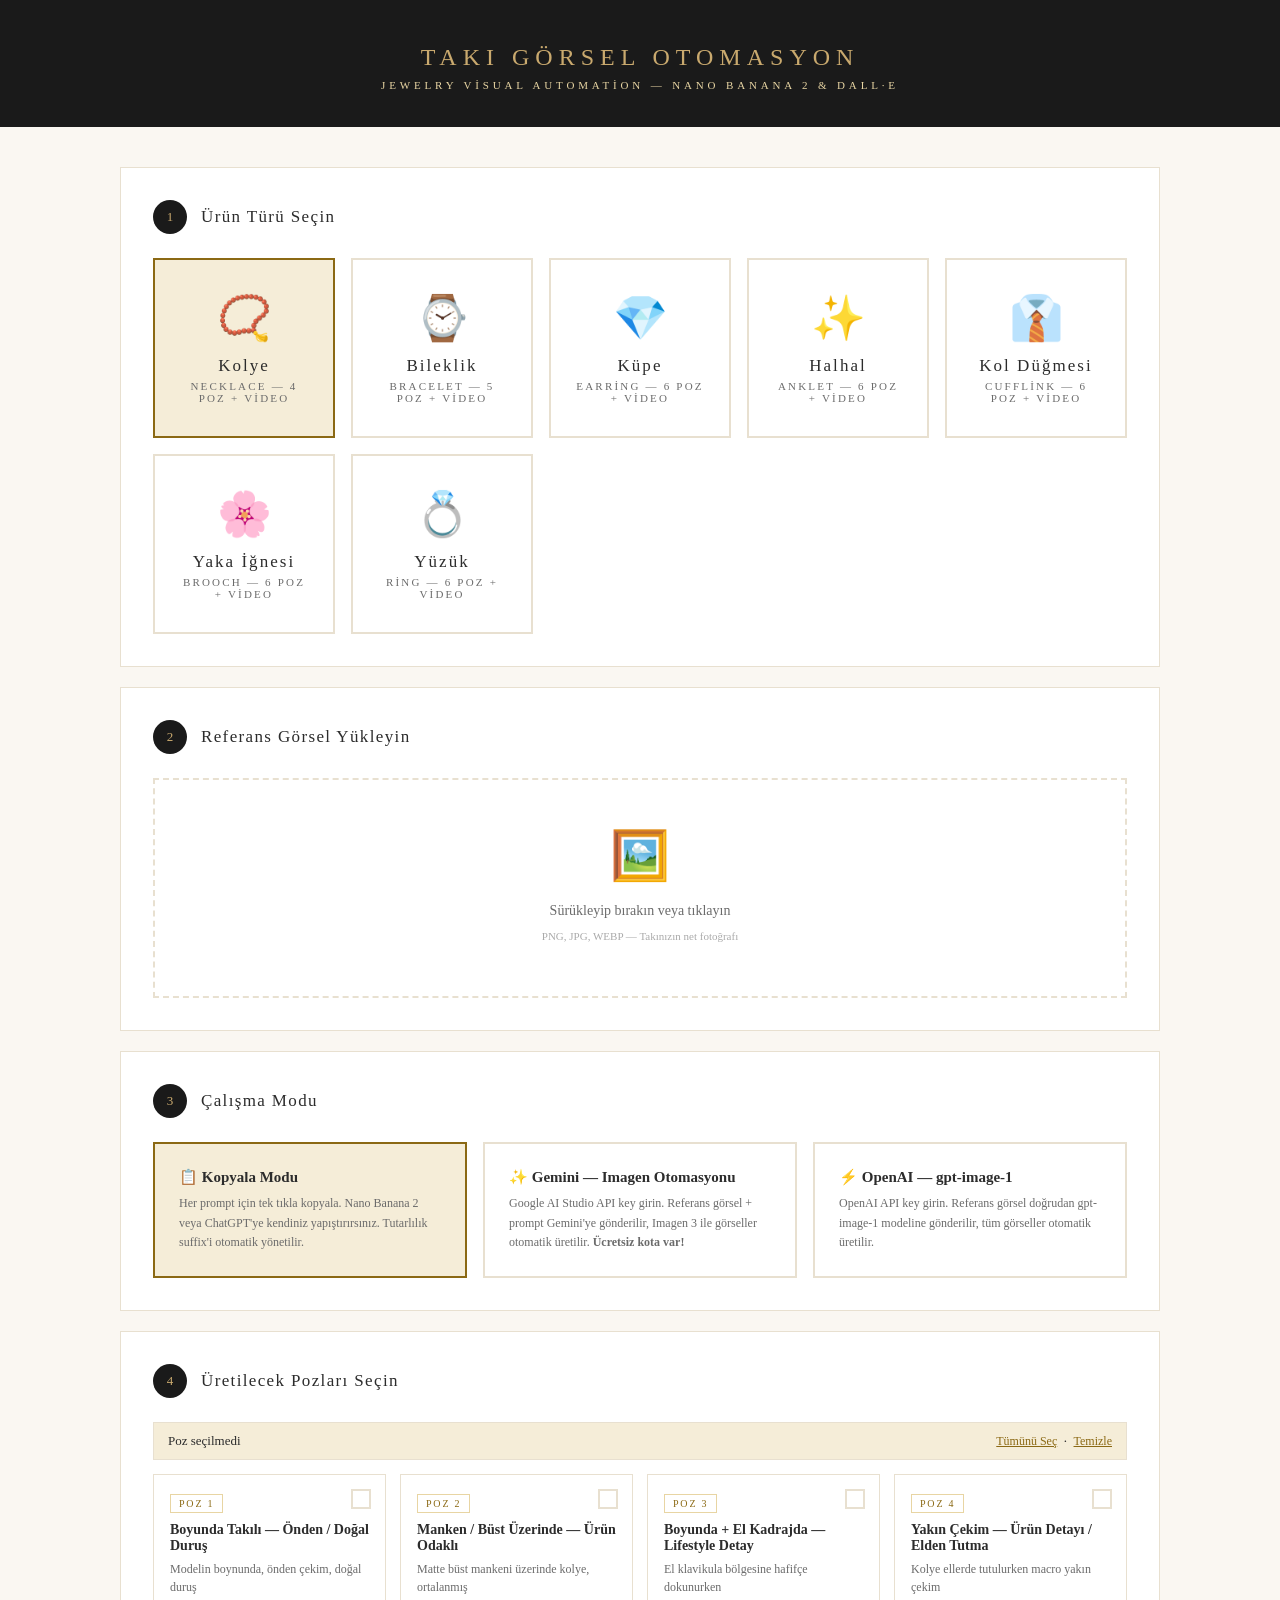
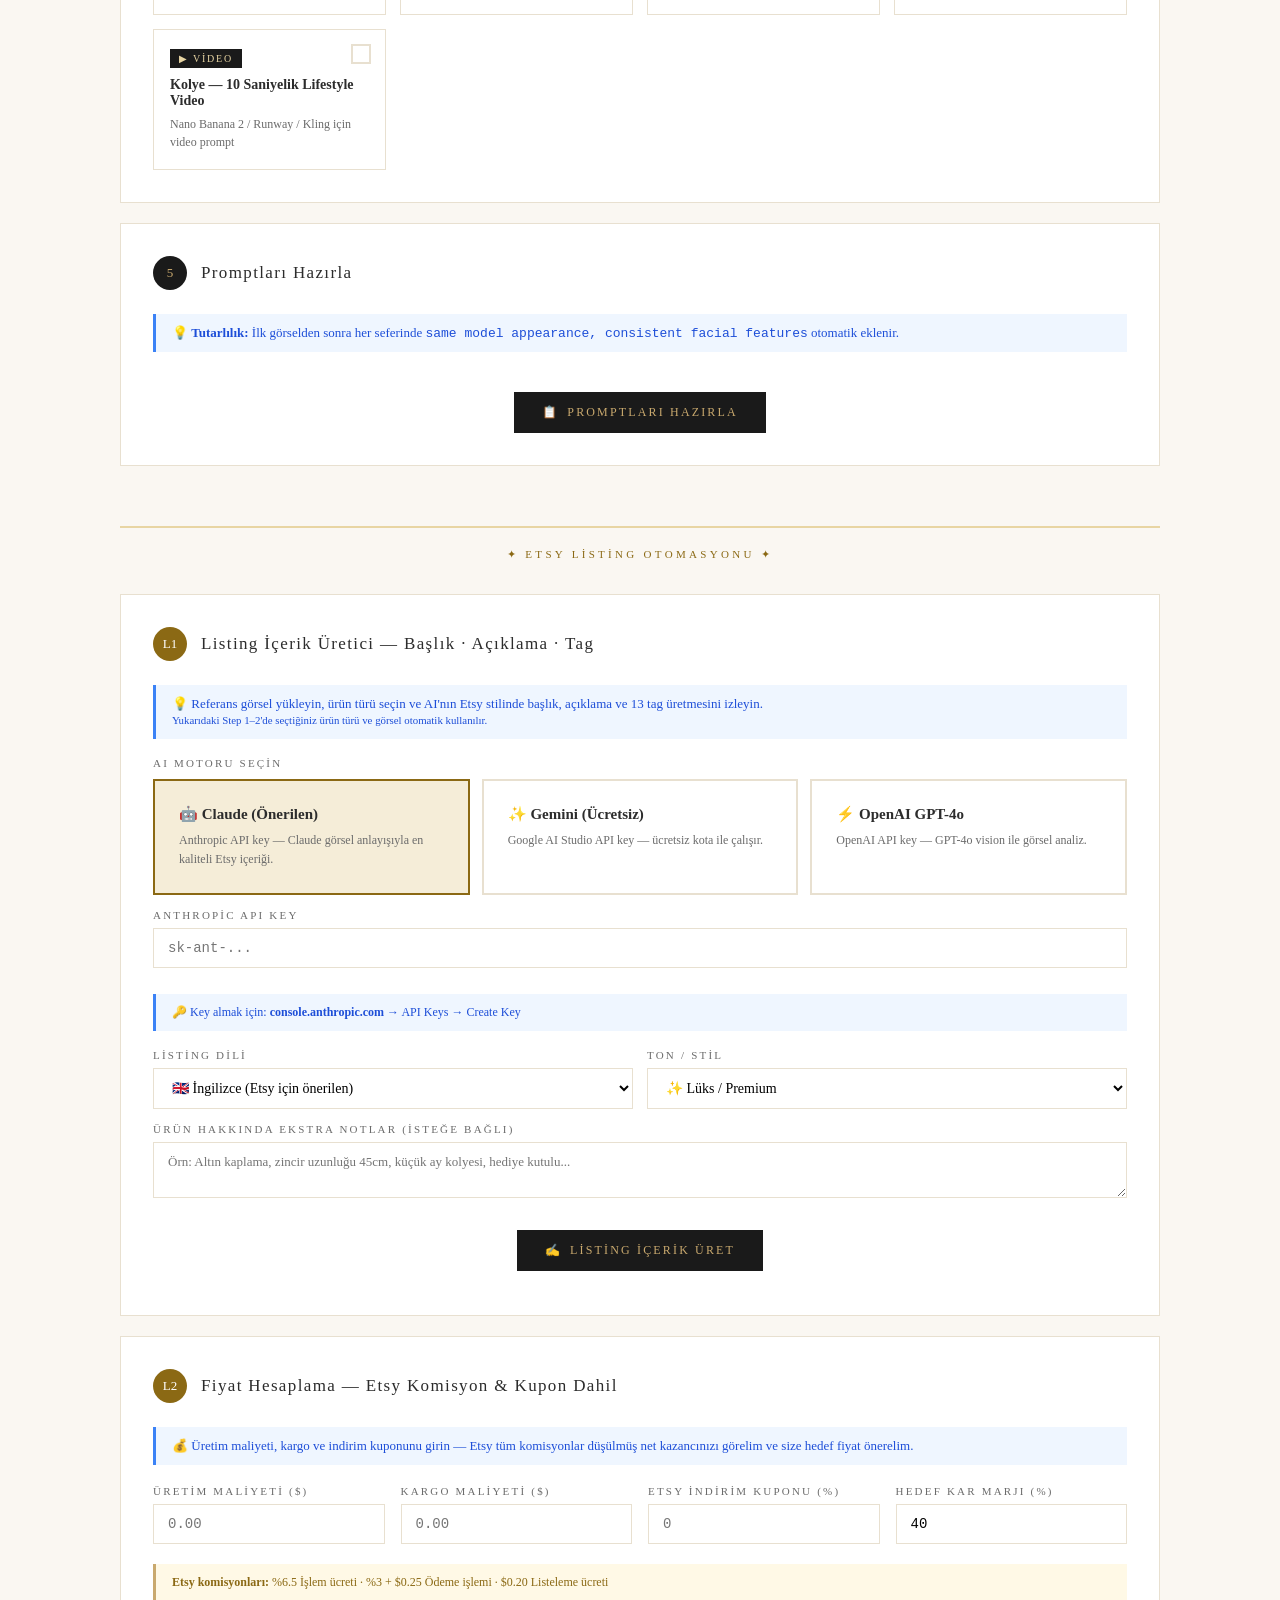
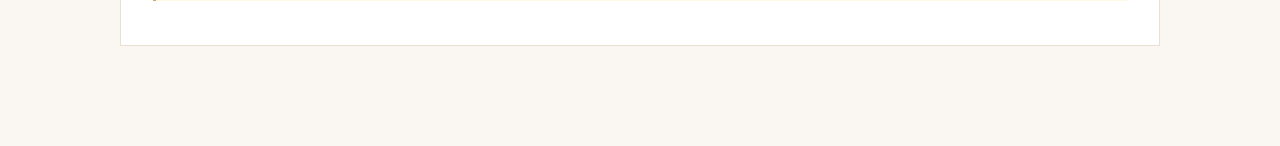
<file: jewelry-automation/index.html>
<!DOCTYPE html>
<html lang="tr">
<head>
  <meta charset="UTF-8" />
  <meta name="viewport" content="width=device-width, initial-scale=1.0" />
  <title>Takı Görsel Otomasyon</title>
  <style>
    :root {
      --gold: #C9A96E;
      --gold-light: #E8D5A3;
      --gold-dark: #8B6914;
      --cream: #FAF7F2;
      --sand: #F5EDD8;
      --dark: #1A1A1A;
      --text: #2C2C2C;
      --muted: #6B6B6B;
      --border: #E8E0D0;
    }

    * { margin: 0; padding: 0; box-sizing: border-box; }

    body {
      font-family: 'Georgia', serif;
      background: var(--cream);
      color: var(--text);
      min-height: 100vh;
    }

    /* ── Header ── */
    header {
      background: var(--dark);
      color: var(--gold);
      text-align: center;
      padding: 44px 20px 36px;
    }
    header h1 {
      font-size: 24px;
      font-weight: 300;
      letter-spacing: .25em;
      text-transform: uppercase;
      margin-bottom: 8px;
    }
    header p {
      font-size: 11px;
      color: var(--gold-light);
      letter-spacing: .35em;
      text-transform: uppercase;
    }

    /* ── Layout ── */
    .container { max-width: 1080px; margin: 0 auto; padding: 40px 20px 80px; }

    /* ── Step card ── */
    .step {
      background: #fff;
      border: 1px solid var(--border);
      padding: 32px;
      margin-bottom: 20px;
    }
    .step-head {
      display: flex;
      align-items: center;
      gap: 14px;
      margin-bottom: 24px;
    }
    .step-num {
      width: 34px; height: 34px;
      background: var(--dark);
      color: var(--gold);
      border-radius: 50%;
      display: flex;
      align-items: center;
      justify-content: center;
      font-size: 13px;
      flex-shrink: 0;
    }
    .step-head h2 { font-size: 17px; font-weight: 400; letter-spacing: .08em; }

    /* ── Type cards ── */
    .type-grid { display: grid; grid-template-columns: repeat(auto-fill, minmax(160px, 1fr)); gap: 16px; }
    .type-card {
      border: 2px solid var(--border);
      padding: 32px 24px;
      text-align: center;
      cursor: pointer;
      transition: border-color .25s, background .25s;
    }
    .type-card:hover { border-color: var(--gold); }
    .type-card.active { border-color: var(--gold-dark); background: var(--sand); }
    .type-card .emoji { font-size: 44px; margin-bottom: 12px; }
    .type-card .label { font-size: 17px; letter-spacing: .12em; margin-bottom: 4px; }
    .type-card .sublabel {
      font-size: 11px; color: var(--muted);
      text-transform: uppercase; letter-spacing: .2em;
    }

    /* ── Upload zone ── */
    .upload-zone {
      border: 2px dashed var(--border);
      padding: 48px 32px;
      text-align: center;
      cursor: pointer;
      transition: border-color .25s, background .25s;
      position: relative;
    }
    .upload-zone:hover, .upload-zone.drag { border-color: var(--gold); background: var(--sand); }
    .upload-zone input { position: absolute; inset: 0; opacity: 0; cursor: pointer; }
    .upload-zone .u-icon { font-size: 48px; margin-bottom: 14px; }
    .upload-zone p { color: var(--muted); font-size: 14px; line-height: 1.8; }
    #preview {
      max-width: 260px; max-height: 260px; object-fit: contain;
      border: 1px solid var(--border); margin: 20px auto 0; display: block;
    }

    /* ── Mode cards ── */
    .mode-grid { display: grid; grid-template-columns: 1fr 1fr 1fr; gap: 16px; }
    .mode-card {
      border: 2px solid var(--border);
      padding: 24px;
      cursor: pointer;
      transition: border-color .25s, background .25s;
    }
    .mode-card:hover { border-color: var(--gold); }
    .mode-card.active { border-color: var(--gold-dark); background: var(--sand); }
    .mode-card h3 { font-size: 15px; margin-bottom: 8px; }
    .mode-card p { font-size: 12px; color: var(--muted); line-height: 1.6; }

    /* ── API key ── */
    #api-section { margin-top: 20px; }
    .field label {
      display: block;
      font-size: 11px; text-transform: uppercase;
      letter-spacing: .2em; color: var(--muted); margin-bottom: 7px;
    }
    .field input {
      width: 100%; padding: 11px 14px;
      border: 1px solid var(--border); font-size: 14px;
      outline: none; font-family: monospace;
      transition: border-color .25s;
    }
    .field input:focus { border-color: var(--gold); }

    /* ── Poses ── */
    .toolbar {
      display: flex; align-items: center; justify-content: space-between;
      margin-bottom: 14px; padding: 10px 14px;
      background: var(--sand); border: 1px solid var(--border);
      font-size: 13px;
    }
    .toolbar a { color: var(--gold-dark); cursor: pointer; text-decoration: underline; font-size: 12px; }
    .poses-grid { display: grid; grid-template-columns: repeat(auto-fill, minmax(230px, 1fr)); gap: 14px; }
    .pose-card {
      border: 1px solid var(--border);
      padding: 18px 16px;
      cursor: pointer;
      position: relative;
      transition: border-color .25s, background .25s;
    }
    .pose-card:hover { border-color: var(--gold); }
    .pose-card.selected { border-color: var(--gold-dark); background: var(--sand); }
    .pose-chk {
      position: absolute; top: 14px; right: 14px;
      width: 20px; height: 20px;
      border: 2px solid var(--border); background: #fff;
      display: flex; align-items: center; justify-content: center;
      font-size: 12px; transition: all .2s;
    }
    .pose-card.selected .pose-chk { background: var(--gold-dark); border-color: var(--gold-dark); color: #fff; }
    .pose-tag {
      display: inline-block;
      font-size: 10px; text-transform: uppercase;
      letter-spacing: .18em; color: var(--gold-dark);
      background: #fff; border: 1px solid var(--gold-light);
      padding: 3px 8px; margin-bottom: 9px;
    }
    .pose-tag.video { background: var(--dark); color: var(--gold-light); border-color: var(--dark); }
    .pose-card h3 { font-size: 14px; margin-bottom: 6px; }
    .pose-card p { font-size: 12px; color: var(--muted); line-height: 1.5; }

    /* ── Generate ── */
    .gen-section { text-align: center; padding: 28px 0 0; }
    .btn {
      display: inline-flex; align-items: center; gap: 8px;
      padding: 13px 28px; border: none; cursor: pointer;
      font-size: 12px; letter-spacing: .18em; text-transform: uppercase;
      font-family: inherit; transition: all .25s;
    }
    .btn-primary { background: var(--dark); color: var(--gold); }
    .btn-primary:hover { background: #333; }
    .btn-primary:disabled { opacity: .45; cursor: not-allowed; }
    .btn-outline {
      background: transparent; color: var(--dark);
      border: 1px solid var(--border);
    }
    .btn-outline:hover { border-color: var(--gold); }

    .progress { margin: 18px 0 0; }
    .progress-bar {
      width: 100%; height: 4px; background: var(--border); overflow: hidden;
    }
    .progress-fill {
      height: 100%;
      background: linear-gradient(90deg, var(--gold-dark), var(--gold));
      transition: width .5s ease;
      width: 0;
    }
    .progress-label {
      font-size: 12px; color: var(--muted); margin-top: 8px; letter-spacing: .05em;
    }

    /* ── Status banner ── */
    .banner {
      padding: 11px 16px; font-size: 13px; margin: 12px 0;
      border-left: 3px solid;
    }
    .banner-info  { background: #EFF6FF; border-color: #3B82F6; color: #1D4ED8; }
    .banner-warn  { background: #FFF9E6; border-color: var(--gold); color: var(--gold-dark); }
    .banner-error { background: #FEF2F2; border-color: #EF4444; color: #B91C1C; }
    .banner-ok    { background: #F0FDF4; border-color: #22C55E; color: #15803D; }

    /* ── Results ── */
    #results-section { margin-top: 40px; display: none; }
    .results-header {
      display: flex; align-items: center; justify-content: space-between;
      padding-bottom: 16px; border-bottom: 1px solid var(--border); margin-bottom: 24px;
    }
    .results-header h2 { font-size: 16px; font-weight: 400; letter-spacing: .1em; }
    .results-grid { display: grid; grid-template-columns: repeat(auto-fill, minmax(300px, 1fr)); gap: 20px; }

    /* ── Prompt copy card ── */
    .prompt-card { border: 1px solid var(--border); overflow: hidden; }
    .prompt-card-head {
      background: var(--dark); color: var(--gold);
      padding: 11px 16px;
      display: flex; align-items: center; justify-content: space-between;
      font-size: 12px; letter-spacing: .1em;
    }
    .prompt-card-head .video-lbl {
      background: #2a1a00; color: var(--gold-light);
      font-size: 10px; padding: 2px 7px;
    }
    .prompt-card-body {
      padding: 14px 16px;
      font-size: 11px; line-height: 1.8; color: var(--muted);
      background: var(--cream);
      max-height: 180px; overflow-y: auto;
      white-space: pre-wrap;
    }
    .prompt-card-foot {
      padding: 10px 14px;
      background: #fff; border-top: 1px solid var(--border);
      display: flex; align-items: center; gap: 10px;
    }
    .btn-copy {
      display: inline-flex; align-items: center; gap: 6px;
      padding: 7px 14px; border: 1px solid var(--gold-light);
      background: var(--sand); color: var(--gold-dark);
      font-size: 11px; letter-spacing: .12em; text-transform: uppercase;
      cursor: pointer; font-family: inherit; transition: all .2s;
    }
    .btn-copy:hover { background: var(--gold-light); }
    .btn-copy.copied { background: #22C55E; color: #fff; border-color: #22C55E; }
    .suffix-badge {
      font-size: 10px; color: var(--gold-dark);
      background: #FFF9E6; border: 1px solid var(--gold-light);
      padding: 3px 8px; letter-spacing: .05em;
    }

    /* ── Generated image card ── */
    .img-card { border: 1px solid var(--border); overflow: hidden; }
    .img-card img { width: 100%; aspect-ratio: 1; object-fit: cover; display: block; }
    .img-card-foot {
      padding: 10px 14px;
      display: flex; align-items: center; justify-content: space-between;
      border-top: 1px solid var(--border);
    }
    .img-card-foot span { font-size: 12px; color: var(--muted); }
    .img-card-foot a {
      font-size: 11px; color: var(--gold-dark);
      text-decoration: none; letter-spacing: .1em;
      text-transform: uppercase;
    }
    .img-card-foot a:hover { text-decoration: underline; }
    .btn-retry {
      display: inline-flex; align-items: center; gap: 4px;
      padding: 6px 12px; border: 1px solid var(--border);
      background: white; color: var(--text);
      font-size: 11px; letter-spacing: .1em; text-transform: uppercase;
      cursor: pointer; font-family: inherit; transition: all .2s;
    }
    .btn-retry:hover { border-color: var(--gold); color: var(--gold-dark); background: var(--sand); }
    .btn-retry:disabled { opacity: .45; cursor: not-allowed; }

    /* ── Spinner ── */
    .spinner {
      display: inline-block; width: 14px; height: 14px;
      border: 2px solid rgba(201,169,110,.3);
      border-top-color: var(--gold);
      border-radius: 50%;
      animation: spin .7s linear infinite;
    }
    @keyframes spin { to { transform: rotate(360deg); } }

    /* ── Responsive ── */
    @media (max-width: 700px) {
      .mode-grid { grid-template-columns: 1fr; }
    }
    @media (max-width: 420px) {
      .type-grid { grid-template-columns: 1fr 1fr; }
    }
    .key-saved {
      font-size: 11px; color: #15803D; margin-top: 5px;
      display: block; opacity: 0; transition: opacity .3s;
      letter-spacing: .05em;
    }
    .hidden { display: none !important; }
    #results-section.visible { display: block; }

    /* ── Section Divider ── */
    .section-divider {
      margin: 60px 0 40px;
      border: none;
      border-top: 2px solid var(--gold-light);
      position: relative;
    }
    .section-divider-label {
      text-align: center;
      margin: -24px 0 32px;
    }
    .section-divider-label span {
      background: var(--cream);
      padding: 0 20px;
      font-size: 11px;
      text-transform: uppercase;
      letter-spacing: .3em;
      color: var(--gold-dark);
    }

    /* ── Listing Output ── */
    .listing-output { display: none; margin-top: 28px; }
    .listing-output.visible { display: block; }
    .listing-field { margin-bottom: 20px; }
    .listing-field label {
      display: block; font-size: 11px; text-transform: uppercase;
      letter-spacing: .2em; color: var(--muted); margin-bottom: 7px;
    }
    .listing-field .output-box {
      width: 100%; padding: 14px 16px;
      border: 1px solid var(--border);
      font-size: 13px; line-height: 1.7; font-family: inherit;
      background: var(--cream); color: var(--text);
      resize: vertical; min-height: 60px;
    }
    .listing-field .output-box.desc { min-height: 220px; }
    .listing-copy-row {
      display: flex; align-items: center; gap: 10px; margin-top: 6px;
    }
    .char-count { font-size: 11px; color: var(--muted); }
    .char-count.warn { color: #E65; }

    /* ── Tags grid ── */
    .tags-display {
      display: flex; flex-wrap: wrap; gap: 8px; margin-top: 6px;
    }
    .tag-chip {
      padding: 4px 10px; border: 1px solid var(--gold-light);
      background: var(--sand); font-size: 12px; color: var(--gold-dark);
      cursor: pointer; transition: background .2s;
      font-family: inherit;
    }
    .tag-chip:hover { background: var(--gold-light); }

    /* ── Pricing ── */
    .price-grid {
      display: grid; grid-template-columns: repeat(auto-fill, minmax(200px, 1fr)); gap: 16px;
      margin-bottom: 20px;
    }
    .price-result {
      background: var(--sand); border: 1px solid var(--border);
      padding: 20px; text-align: center; margin-top: 20px; display: none;
    }
    .price-result.visible { display: block; }
    .price-result h3 { font-size: 13px; text-transform: uppercase; letter-spacing: .15em; color: var(--muted); margin-bottom: 16px; }
    .price-tiers { display: grid; grid-template-columns: repeat(3, 1fr); gap: 12px; margin-bottom: 20px; }
    .price-tier {
      border: 2px solid var(--border); padding: 16px 10px; text-align: center; background: #fff;
      cursor: pointer; transition: border-color .2s;
    }
    .price-tier:hover { border-color: var(--gold); }
    .price-tier.recommended { border-color: var(--gold-dark); background: var(--sand); }
    .price-tier .tier-label { font-size: 10px; text-transform: uppercase; letter-spacing: .2em; color: var(--muted); margin-bottom: 6px; }
    .price-tier .tier-price { font-size: 26px; color: var(--dark); margin-bottom: 4px; }
    .price-tier .tier-badge {
      font-size: 9px; text-transform: uppercase; letter-spacing: .15em;
      background: var(--gold-dark); color: #fff; padding: 2px 6px; display: inline-block;
    }
    .price-breakdown {
      font-size: 12px; text-align: left; line-height: 1.9; color: var(--muted);
      border-top: 1px solid var(--border); padding-top: 14px; margin-top: 4px;
    }
    .price-breakdown .row { display: flex; justify-content: space-between; }
    .price-breakdown .row.total { color: var(--dark); font-weight: 600; border-top: 1px solid var(--border); margin-top: 4px; padding-top: 4px; }
    .price-breakdown .row.profit { color: #15803D; }

    @media (max-width: 600px) {
      .price-tiers { grid-template-columns: 1fr; }
    }
  </style>
</head>
<body>

<header>
  <h1>Takı Görsel Otomasyon</h1>
  <p>Jewelry Visual Automation — Nano Banana 2 &amp; DALL·E</p>
</header>

<main class="container">

  <!-- STEP 1 – Ürün Türü -->
  <div class="step">
    <div class="step-head">
      <div class="step-num">1</div>
      <h2>Ürün Türü Seçin</h2>
    </div>
    <div class="type-grid">
      <div class="type-card active" data-type="kolye" onclick="selectType('kolye')">
        <div class="emoji">📿</div>
        <div class="label">Kolye</div>
        <div class="sublabel">Necklace — 4 Poz + Video</div>
      </div>
      <div class="type-card" data-type="bileklik" onclick="selectType('bileklik')">
        <div class="emoji">⌚</div>
        <div class="label">Bileklik</div>
        <div class="sublabel">Bracelet — 5 Poz + Video</div>
      </div>
      <div class="type-card" data-type="kupe" onclick="selectType('kupe')">
        <div class="emoji">💎</div>
        <div class="label">Küpe</div>
        <div class="sublabel">Earring — 6 Poz + Video</div>
      </div>
      <div class="type-card" data-type="halhal" onclick="selectType('halhal')">
        <div class="emoji">✨</div>
        <div class="label">Halhal</div>
        <div class="sublabel">Anklet — 6 Poz + Video</div>
      </div>
      <div class="type-card" data-type="koldugmesi" onclick="selectType('koldugmesi')">
        <div class="emoji">👔</div>
        <div class="label">Kol Düğmesi</div>
        <div class="sublabel">Cufflink — 6 Poz + Video</div>
      </div>
      <div class="type-card" data-type="yakaiğnesi" onclick="selectType('yakaiğnesi')">
        <div class="emoji">🌸</div>
        <div class="label">Yaka İğnesi</div>
        <div class="sublabel">Brooch — 6 Poz + Video</div>
      </div>
      <div class="type-card" data-type="yuzuk" onclick="selectType('yuzuk')">
        <div class="emoji">💍</div>
        <div class="label">Yüzük</div>
        <div class="sublabel">Ring — 6 Poz + Video</div>
      </div>
    </div>
  </div>

  <!-- STEP 2 – Referans Görsel -->
  <div class="step">
    <div class="step-head">
      <div class="step-num">2</div>
      <h2>Referans Görsel Yükleyin</h2>
    </div>
    <div class="upload-zone" id="upload-zone"
      ondragover="onDragOver(event)" ondragleave="onDragLeave(event)" ondrop="onDrop(event)">
      <input type="file" id="ref-file" accept="image/*" onchange="onFileChange(event)" />
      <div class="u-icon">🖼️</div>
      <p>Sürükleyip bırakın veya tıklayın<br>
      <small style="font-size:11px;color:#aaa;">PNG, JPG, WEBP — Takınızın net fotoğrafı</small></p>
    </div>
    <img id="preview" class="hidden" alt="Referans görsel" />
  </div>

  <!-- STEP 3 – Mod Seçimi -->
  <div class="step">
    <div class="step-head">
      <div class="step-num">3</div>
      <h2>Çalışma Modu</h2>
    </div>
    <div class="mode-grid">
      <div class="mode-card active" data-mode="copy" onclick="selectMode('copy')">
        <h3>📋 Kopyala Modu</h3>
        <p>Her prompt için tek tıkla kopyala. Nano Banana 2 veya ChatGPT'ye kendiniz yapıştırırsınız.
        Tutarlılık suffix'i otomatik yönetilir.</p>
      </div>
      <div class="mode-card" data-mode="gemini" onclick="selectMode('gemini')">
        <h3>✨ Gemini — Imagen Otomasyonu</h3>
        <p>Google AI Studio API key girin. Referans görsel + prompt Gemini'ye gönderilir,
        Imagen 3 ile görseller otomatik üretilir. <strong>Ücretsiz kota var!</strong></p>
      </div>
      <div class="mode-card" data-mode="dalle" onclick="selectMode('dalle')">
        <h3>⚡ OpenAI — gpt-image-1</h3>
        <p>OpenAI API key girin. Referans görsel doğrudan gpt-image-1 modeline gönderilir,
        tüm görseller otomatik üretilir.</p>
      </div>
    </div>

    <!-- Gemini key (sadece gemini modda) -->
    <div id="gemini-section" class="hidden">
      <div style="height:18px;"></div>
      <div class="field">
        <label>Google AI Studio API Key</label>
        <input type="password" id="gemini-key" placeholder="AIza..." autocomplete="off" oninput="saveKey('gemini',this.value)" onchange="saveKey('gemini',this.value)" onblur="saveKey('gemini',this.value)" />
        <span class="key-saved">✓ Tarayıcıya kaydedildi</span>
      </div>
      <div class="banner banner-info" style="margin-top:12px;">
        🔑 Key almak için: <strong>aistudio.google.com</strong> → "Get API key" → ücretsiz.
        API key tarayıcıda tutulur, sunucuya gönderilmez.
      </div>
    </div>

    <!-- DALL-E key (sadece dalle modda) -->
    <div id="dalle-section" class="hidden">
      <div style="height:18px;"></div>
      <div class="field">
        <label>OpenAI API Key</label>
        <input type="password" id="api-key" placeholder="sk-..." autocomplete="off" oninput="saveKey('openai',this.value)" onchange="saveKey('openai',this.value)" onblur="saveKey('openai',this.value)" />
        <span class="key-saved">✓ Tarayıcıya kaydedildi</span>
      </div>
      <div class="banner banner-warn" style="margin-top:12px;">
        ⚠️ API key tarayıcıda tutulur, sunucuya gönderilmez. Gizli tutun.
      </div>
    </div>
  </div>

  <!-- STEP 4 – Poz Seçimi -->
  <div class="step">
    <div class="step-head">
      <div class="step-num">4</div>
      <h2>Üretilecek Pozları Seçin</h2>
    </div>
    <div class="toolbar">
      <span id="selection-count">0 poz seçili</span>
      <div>
        <a onclick="selectAllPoses()">Tümünü Seç</a>
        &nbsp;·&nbsp;
        <a onclick="clearAllPoses()">Temizle</a>
      </div>
    </div>
    <div class="poses-grid" id="poses-grid">
      <!-- Dinamik olarak doldurulur -->
    </div>
  </div>

  <!-- STEP 5 – Üret / Kopyala -->
  <div class="step">
    <div class="step-head">
      <div class="step-num">5</div>
      <h2 id="action-title">Promptları Hazırla</h2>
    </div>
    <div class="banner banner-info">
      💡 <strong>Tutarlılık:</strong> İlk görselden sonra her seferinde
      <code>same model appearance, consistent facial features</code> otomatik eklenir.
    </div>
    <div class="gen-section">
      <button class="btn btn-primary" id="main-btn" onclick="mainAction()">
        <span id="btn-icon">📋</span>
        <span id="btn-label">Promptları Hazırla</span>
      </button>
    </div>
    <div class="progress hidden" id="progress-wrap">
      <div class="progress-bar"><div class="progress-fill" id="progress-fill"></div></div>
      <div class="progress-label" id="progress-label">Hazırlanıyor...</div>
    </div>
    <div id="status-area"></div>
  </div>

  <!-- SONUÇLAR -->
  <div id="results-section">
    <div class="results-header">
      <h2 id="results-title">Promptlar Hazır</h2>
      <button class="btn btn-outline" onclick="resetSession()">↺ Yeni Oturum</button>
    </div>
    <div class="results-grid" id="results-grid"></div>
  </div>

  <!-- ═══════════════════════════════════════════════════════════
       BÖLÜM 2 — ETsY LİSTİNG OTOMASYONU
  ══════════════════════════════════════════════════════════════ -->
  <hr class="section-divider" />
  <div class="section-divider-label"><span>✦ Etsy Listing Otomasyonu ✦</span></div>

  <!-- LISTING STEP 1 – API & Görsel -->
  <div class="step">
    <div class="step-head">
      <div class="step-num" style="background:var(--gold-dark);color:#fff;">L1</div>
      <h2>Listing İçerik Üretici — Başlık · Açıklama · Tag</h2>
    </div>
    <div class="banner banner-info">
      💡 Referans görsel yükleyin, ürün türü seçin ve AI'nın Etsy stilinde başlık, açıklama ve 13 tag üretmesini izleyin.<br>
      <small>Yukarıdaki Step 1–2'de seçtiğiniz ürün türü ve görsel otomatik kullanılır.</small>
    </div>

    <!-- API key seçimi -->
    <div style="margin-top:18px;">
      <label style="font-size:11px;text-transform:uppercase;letter-spacing:.2em;color:var(--muted);display:block;margin-bottom:10px;">AI Motoru Seçin</label>
      <div style="display:flex;gap:12px;flex-wrap:wrap;">
        <div class="mode-card active" data-lmode="claude" onclick="selectListingMode('claude')" style="flex:1;min-width:200px;">
          <h3>🤖 Claude (Önerilen)</h3>
          <p>Anthropic API key — Claude görsel anlayışıyla en kaliteli Etsy içeriği.</p>
        </div>
        <div class="mode-card" data-lmode="gemini" onclick="selectListingMode('gemini')" style="flex:1;min-width:200px;">
          <h3>✨ Gemini (Ücretsiz)</h3>
          <p>Google AI Studio API key — ücretsiz kota ile çalışır.</p>
        </div>
        <div class="mode-card" data-lmode="openai" onclick="selectListingMode('openai')" style="flex:1;min-width:200px;">
          <h3>⚡ OpenAI GPT-4o</h3>
          <p>OpenAI API key — GPT-4o vision ile görsel analiz.</p>
        </div>
      </div>

      <div id="listing-claude-key-row" style="margin-top:14px;" class="field">
        <label>Anthropic API Key</label>
        <input type="password" id="listing-claude-key" placeholder="sk-ant-..." autocomplete="off" oninput="saveKey('claude',this.value)" onchange="saveKey('claude',this.value)" onblur="saveKey('claude',this.value)" />
        <span class="key-saved">✓ Tarayıcıya kaydedildi</span>
        <div class="banner banner-info" style="margin-top:8px;font-size:12px;">
          🔑 Key almak için: <strong>console.anthropic.com</strong> → API Keys → Create Key
        </div>
      </div>
      <div id="listing-gemini-key-row" style="margin-top:14px;" class="field hidden">
        <label>Google AI Studio API Key</label>
        <input type="password" id="listing-gemini-key" placeholder="AIza..." autocomplete="off"
          oninput="saveKey('gemini',this.value);syncKey('gemini')" onchange="saveKey('gemini',this.value)" onblur="saveKey('gemini',this.value)" />
      </div>
      <div id="listing-openai-key-row" style="margin-top:14px;" class="field hidden">
        <label>OpenAI API Key</label>
        <input type="password" id="listing-openai-key" placeholder="sk-..." autocomplete="off"
          oninput="saveKey('openai',this.value);syncKey('openai')" onchange="saveKey('openai',this.value)" onblur="saveKey('openai',this.value)" />
      </div>
    </div>

    <!-- Dil & Ton -->
    <div style="margin-top:18px;display:grid;grid-template-columns:1fr 1fr;gap:14px;">
      <div class="field">
        <label>Listing Dili</label>
        <select id="listing-lang" style="width:100%;padding:11px 14px;border:1px solid var(--border);font-size:14px;font-family:inherit;outline:none;background:#fff;">
          <option value="en">🇬🇧 İngilizce (Etsy için önerilen)</option>
          <option value="tr">🇹🇷 Türkçe</option>
        </select>
      </div>
      <div class="field">
        <label>Ton / Stil</label>
        <select id="listing-tone" style="width:100%;padding:11px 14px;border:1px solid var(--border);font-size:14px;font-family:inherit;outline:none;background:#fff;">
          <option value="luxury">✨ Lüks / Premium</option>
          <option value="warm">💛 Sıcak / Duygusal</option>
          <option value="minimal">🖤 Minimal / Sade</option>
        </select>
      </div>
    </div>

    <!-- Ekstra notlar -->
    <div class="field" style="margin-top:14px;">
      <label>Ürün Hakkında Ekstra Notlar (isteğe bağlı)</label>
      <textarea id="listing-notes" rows="2"
        style="width:100%;padding:11px 14px;border:1px solid var(--border);font-size:13px;font-family:inherit;resize:vertical;outline:none;"
        placeholder="Örn: Altın kaplama, zincir uzunluğu 45cm, küçük ay kolyesi, hediye kutulu..."></textarea>
    </div>

    <div class="gen-section">
      <button class="btn btn-primary" id="listing-btn" onclick="generateListing()">
        <span>✍️</span> Listing İçerik Üret
      </button>
    </div>
    <div id="listing-status" style="margin-top:12px;"></div>

    <!-- SONUÇLAR -->
    <div class="listing-output" id="listing-output">

      <!-- Başlık -->
      <div class="listing-field">
        <label>Etsy Başlığı <span class="char-count" id="title-chars">(0/140)</span></label>
        <textarea class="output-box" id="listing-title" rows="2"
          oninput="updateCharCount('listing-title','title-chars',140)"></textarea>
        <div class="listing-copy-row">
          <button class="btn-copy" onclick="copyField('listing-title','btn-copy-title')" id="btn-copy-title">📋 Kopyala</button>
        </div>
      </div>

      <!-- Açıklama -->
      <div class="listing-field">
        <label>Açıklama</label>
        <textarea class="output-box desc" id="listing-desc"></textarea>
        <div class="listing-copy-row">
          <button class="btn-copy" onclick="copyField('listing-desc','btn-copy-desc')" id="btn-copy-desc">📋 Kopyala</button>
        </div>
      </div>

      <!-- Taglar -->
      <div class="listing-field">
        <label>Etsy Tagleri <span class="char-count" id="tag-count">(0/13)</span></label>
        <div class="tags-display" id="tags-display"></div>
        <div class="listing-copy-row" style="margin-top:10px;">
          <button class="btn-copy" onclick="copyTags('btn-copy-tags')" id="btn-copy-tags">📋 Tüm Tagleri Kopyala</button>
          <span style="font-size:11px;color:var(--muted);">Virgülle ayrılmış formatta</span>
        </div>
      </div>

    </div>
  </div>

  <!-- LISTING STEP 2 – Fiyat Hesaplama -->
  <div class="step">
    <div class="step-head">
      <div class="step-num" style="background:var(--gold-dark);color:#fff;">L2</div>
      <h2>Fiyat Hesaplama — Etsy Komisyon &amp; Kupon Dahil</h2>
    </div>
    <div class="banner banner-info">
      💰 Üretim maliyeti, kargo ve indirim kuponunu girin — Etsy tüm komisyonlar düşülmüş net kazancınızı görelim ve size hedef fiyat önerelim.
    </div>

    <div class="price-grid" style="margin-top:20px;">
      <div class="field">
        <label>Üretim Maliyeti ($)</label>
        <input type="number" id="cost-production" placeholder="0.00" min="0" step="0.01"
          style="width:100%;padding:11px 14px;border:1px solid var(--border);font-size:14px;outline:none;"
          oninput="calcPrice()" />
      </div>
      <div class="field">
        <label>Kargo Maliyeti ($)</label>
        <input type="number" id="cost-shipping" placeholder="0.00" min="0" step="0.01"
          style="width:100%;padding:11px 14px;border:1px solid var(--border);font-size:14px;outline:none;"
          oninput="calcPrice()" />
      </div>
      <div class="field">
        <label>Etsy İndirim Kuponu (%)</label>
        <input type="number" id="cost-coupon" placeholder="0" min="0" max="90" step="1"
          style="width:100%;padding:11px 14px;border:1px solid var(--border);font-size:14px;outline:none;"
          oninput="calcPrice()" />
      </div>
      <div class="field">
        <label>Hedef Kar Marjı (%)</label>
        <input type="number" id="cost-margin" placeholder="40" min="1" max="500" step="1" value="40"
          style="width:100%;padding:11px 14px;border:1px solid var(--border);font-size:14px;outline:none;"
          oninput="calcPrice()" />
      </div>
    </div>

    <div class="banner banner-warn" style="font-size:12px;">
      <strong>Etsy komisyonları:</strong> %6.5 İşlem ücreti · %3 + $0.25 Ödeme işlemi · $0.20 Listeleme ücreti
    </div>

    <div class="price-result" id="price-result">
      <h3>Önerilen Fiyatlar</h3>
      <div class="price-tiers" id="price-tiers"></div>
      <div class="price-breakdown" id="price-breakdown"></div>
    </div>
  </div>

</main>

<script>
/* ─────────────────────────────────────────
   PROMPT VERİTABANI
───────────────────────────────────────── */
const CONSISTENCY = 'same model appearance, consistent facial features';

const CRITICAL_KOLYE = `CRITICAL INSTRUCTION — MUST FOLLOW EXACTLY:
The uploaded reference image is the SINGLE SOURCE OF TRUTH for the necklace design.
You MUST recreate the necklace in the reference image as an EXACT 1:1 COPY.
DO NOT change:
- pendant or charm shape
- name, letters, symbols or typography
- proportions and overall scale
- thickness of pendant and chain
- chain type and chain structure
- spacing between letters or elements
- connection points
- overall construction and geometry
NO redesign, NO reinterpretation, NO simplification, NO artistic variation.
Only lighting, camera angle, framing and environment are allowed to change.
The necklace must be IDENTICAL to the uploaded reference image in every design detail.
If the design is a name necklace, reproduce the exact lettering style, spacing and alignment.
If it is a pendant, symbol, animal or clover necklace, reproduce the exact shape, size and proportions.
If the design changes in any way, the result is INVALID.
Lighting style inspired by Aesthetic.jpeg:
warm golden-hour sunlight,
soft directional natural light,
cinematic gentle shadows,
low contrast,
natural skin tones,
controlled highlights,
subtle film grain.
Editorial lifestyle jewelry photography aesthetic.
Minimal, warm beige / sand-toned background.
Clean, premium, luxury Etsy-ready look.
Ultra realistic.
1:1 square format.`;

const CRITICAL_BILEKLIK = `CRITICAL INSTRUCTION — MUST FOLLOW EXACTLY:
The uploaded reference image is the SINGLE SOURCE OF TRUTH for the jewelry design.
You MUST recreate the bracelet in the reference image as an EXACT 1:1 COPY.
DO NOT change:
- design shape
- symbol, name, letters, charm or pendant form
- proportions
- thickness
- chain type
- spacing
- style
- construction
- jewelry geometry
NO redesign, NO reinterpretation, NO simplification, NO artistic variation.
Only lighting, camera angle, framing and environment are allowed to change.
The bracelet must be IDENTICAL to the uploaded reference image in every design detail.
If the design is a name bracelet, reproduce the exact lettering style.
If it is a pendant, animal, clover or symbol bracelet, reproduce the exact shape.
If the design changes, the result is INVALID.`;

const LIGHTING_BILEKLIK = `Lighting style inspired by Aesthetic.jpeg:
warm golden-hour sunlight,
directional natural light,
soft cinematic shadows,
low contrast,
natural skin tones,
subtle film grain,
editorial aesthetic,
premium lifestyle jewelry photography.
Background minimal, warm beige / sand tones.
Etsy-ready, clean, luxury look.
Ultra realistic.
1:1 square format.`;

const DB = {
  kolye: [
    {
      id: 'k1',
      title: 'POZ 1',
      subtitle: 'Boyunda Takılı — Önden / Doğal Duruş',
      desc: 'Modelin boynunda, önden çekim, doğal duruş',
      isVideo: false,
      prompt: `${CRITICAL_KOLYE}

Ultra realistic jewelry photography, 1:1 square format,
female model wearing a personalized name necklace on her neck,
front-facing angle, natural relaxed posture,
camera at chest-to-neck level, medium close-up framing.
Lighting inspired by Aesthetic.jpeg: warm golden-hour sunlight,
soft directional light from one side, gentle shadows, cinematic glow,
natural skin texture visible, no harsh highlights.
14K gold name necklace with realistic metallic shine,
thin delicate chain, correct scale and proportion,
jewelry resting naturally on skin.
Background minimal and neutral, lifestyle editorial mood,
soft depth of field, subtle film grain, premium Etsy product style,
high realism, high detail, clean composition.`
    },
    {
      id: 'k2',
      title: 'POZ 2',
      subtitle: 'Manken / Büst Üzerinde — Ürün Odaklı',
      desc: 'Matte büst mankeni üzerinde kolye, ortalanmış',
      isVideo: false,
      prompt: `${CRITICAL_KOLYE}

Ultra realistic jewelry product photography, 1:1 square format,
personalized gold name necklace displayed on a matte mannequin bust,
necklace centered and perfectly balanced.
Angle and exposure matching Aesthetic.jpeg style:
warm soft sunlight, low contrast, smooth gradients,
natural shadow falloff, elegant editorial lighting.
14K gold material with realistic reflections,
thin chain draping naturally over the bust,
sharp focus on name pendant, background softly blurred.
Minimal aesthetic, luxury Etsy listing style,
clean composition, subtle grain, warm color grading,
studio-quality realism.`
    },
    {
      id: 'k3',
      title: 'POZ 3',
      subtitle: 'Boyunda + El Kadrajda — Lifestyle Detay',
      desc: 'El klavikula bölgesine hafifçe dokunurken',
      isVideo: false,
      prompt: `${CRITICAL_KOLYE}

Ultra realistic lifestyle jewelry photography, 1:1 square format,
female model wearing a personalized name necklace,
one hand gently touching collarbone area,
natural feminine pose.
Camera angle matching Aesthetic.jpeg:
slightly close-up, intimate framing,
warm golden-hour light, soft highlights, cinematic exposure.
14K gold name necklace with accurate shine and texture,
chain resting naturally, no distortion,
realistic skin texture and soft shadows.
Editorial aesthetic, cozy and warm atmosphere,
minimal background, shallow depth of field,
high-end Etsy product photography look.`
    },
    {
      id: 'k4',
      title: 'POZ 4',
      subtitle: 'Yakın Çekim — Ürün Detayı / Elden Tutma',
      desc: 'Kolye ellerde tutulurken macro yakın çekim',
      isVideo: false,
      prompt: `${CRITICAL_KOLYE}

Ultra realistic macro-style jewelry photography, 1:1 square format,
female hands gently holding a personalized gold name necklace,
pendant centered in frame.
Lighting and mood inspired by Aesthetic.jpeg:
warm directional sunlight, soft glow,
balanced exposure, subtle cinematic contrast.
14K gold material with realistic reflections,
fine chain detail clearly visible,
sharp focus on name pendant, natural hand texture.
Minimal background, editorial aesthetic,
soft depth of field, premium Etsy product presentation,
high realism, clean and elegant composition.`
    },
    {
      id: 'k-video',
      title: 'VİDEO',
      subtitle: 'Kolye — 10 Saniyelik Lifestyle Video',
      desc: 'Nano Banana 2 / Runway / Kling için video prompt',
      isVideo: true,
      prompt: `Use the uploaded image as the primary visual reference.
Create a 10-second ultra-realistic lifestyle product video based strictly on this image.

Scene & Subject:
A real human female neck and upper chest area wearing a gold name necklace, exactly matching the reference image in design, scale, chain thickness, font, and position on skin.
Skin texture must remain natural, with visible pores, subtle imperfections, and realistic highlights — no smoothing, no CGI plastic look.

Motion (VERY IMPORTANT – minimal & natural):
Extremely subtle natural breathing movement in the neck and collarbone area.
Gentle micro hand movement: fingers slightly relax and reposition once, slowly and naturally.
Necklace reacts with barely noticeable micro sway caused by breathing (real physics, no exaggerated motion).
NO unnatural bending, NO robotic motion, NO floating, NO deformation.

Lighting:
Warm natural sunlight, soft and directional.
Slight realistic light shift as if clouds subtly pass (very minimal).
Real gold reflections with soft sparkle, never sharp or artificial.

Camera:
Static camera (no zoom, no pan, no rotation).
Cinematic shallow depth of field.
Ultra sharp focus on necklace, natural falloff on skin.

Style & Mood:
Lifestyle, minimal, elegant, calm, premium.
Looks like a real product video shot on a professional camera, not rendered.

Technical:
Ultra photorealistic. 4K quality.
1:1 square aspect ratio (Etsy optimized). 10 seconds duration. 24 fps natural motion.

Strict negatives:
No CGI look. No artificial skin. No exaggerated jewelry movement.
No mannequin behavior. No camera shake.
No unrealistic facial or body motion. No fantasy lighting.`
    }
  ],
  bileklik: [
    {
      id: 'b1',
      title: 'POZ 1',
      subtitle: 'Bilekte, Kol Göğüs Üzerinde — Önden / Doğal',
      desc: 'Bilek göğüs üzerinde dingin duruş, önden orta yakın',
      isVideo: false,
      prompt: `${CRITICAL_BILEKLIK}

Ultra realistic jewelry photography, 1:1 square.
Female model wearing the EXACT bracelet from the reference image,
wrist resting naturally over chest,
relaxed elegant posture,
camera slightly above wrist level,
medium close-up framing.
${LIGHTING_BILEKLIK}
Bracelet resting naturally on wrist,
accurate scale,
realistic metal reflections,
skin texture visible but smooth.
Editorial Etsy product photo,
high realism, clean composition.`
    },
    {
      id: 'b2',
      title: 'POZ 2',
      subtitle: 'Bilekte, El Omuzda — Yan Açı',
      desc: 'El karşı omuza hafifçe dayalı, yan perspektif',
      isVideo: false,
      prompt: `${CRITICAL_BILEKLIK}

Ultra realistic lifestyle jewelry photography, 1:1 square.
Exact bracelet from reference image worn on wrist,
hand gently resting on opposite shoulder,
side angle emphasizing bracelet design.
${LIGHTING_BILEKLIK}
No design deviation.
Bracelet shape, symbol, name or pendant must remain identical.
Minimal background, premium Etsy listing style.`
    },
    {
      id: 'b3',
      title: 'POZ 3',
      subtitle: 'Bilekte Yakın Çekim — Önden / Ürün Odaklı',
      desc: 'Bilezik tasarımına sıkı kadraj, önden',
      isVideo: false,
      prompt: `${CRITICAL_BILEKLIK}

Ultra realistic close-up jewelry photography, 1:1 square.
Exact bracelet from reference image on wrist,
tight framing focused on bracelet design and details.
${LIGHTING_BILEKLIK}
Extreme design accuracy required.
No changes to form, size, or structure.
High-end Etsy detail shot.`
    },
    {
      id: 'b4',
      title: 'POZ 4',
      subtitle: 'Bilekte Açılı Yakın Çekim — Hafif Perspektif',
      desc: 'Derinlik yaratan açılı bilek pozisyonu',
      isVideo: false,
      prompt: `${CRITICAL_BILEKLIK}

Ultra realistic jewelry photography, 1:1 square.
Exact bracelet from reference image,
angled wrist position creating depth,
natural arm posture.
${LIGHTING_BILEKLIK}
Bracelet geometry must remain unchanged.
Luxury editorial composition.`
    },
    {
      id: 'b5',
      title: 'POZ 5',
      subtitle: 'Masa Üzerinde Ürün Çekimi — Flat / Hafif Açılı',
      desc: 'Sıcak bej yüzey üzerinde flat lay ürün çekimi',
      isVideo: false,
      prompt: `${CRITICAL_BILEKLIK}

Ultra realistic product jewelry photography, 1:1 square.
Exact bracelet from the reference image placed on a warm beige surface,
natural curve arrangement without altering design.
${LIGHTING_BILEKLIK}
Bracelet must be an exact replica of the reference.
No reinterpretation allowed.
Premium Etsy hero product image.`
    },
    {
      id: 'b-video',
      title: 'VİDEO',
      subtitle: 'Bileklik — 10 Saniyelik Lifestyle Video',
      desc: 'Nano Banana 2 / Runway / Kling için video prompt',
      isVideo: true,
      prompt: `Use the uploaded image as the primary visual reference.
Create a 10-second ultra-realistic lifestyle product video based strictly on this image.

Scene & Subject:
A real human female wrist wearing the EXACT bracelet from the reference image — matching design, scale, chain style, pendant or charm, and position on wrist.
Skin and wrist texture must remain natural, with visible pores, subtle imperfections, and realistic highlights — no CGI plastic look.

Motion (VERY IMPORTANT – minimal & natural):
Extremely subtle natural wrist micro-movement (barely perceptible shift in resting position).
Bracelet reacts with barely noticeable micro-sway caused by movement (real physics, no exaggerated motion).
If bracelet has a pendant or charm: gentle natural pendulum movement, 1-2 small swings only.
NO unnatural spinning, NO floating, NO exaggerated swing, NO deformation.

Lighting:
Warm natural sunlight, soft and directional from one side.
Slight realistic light shift as if clouds subtly pass (very minimal).
Real gold reflections with soft sparkle on bracelet surface, never sharp or artificial.

Camera:
Static camera (no zoom, no pan, no rotation).
Cinematic shallow depth of field.
Ultra sharp focus on bracelet, natural falloff on skin and background.

Style & Mood:
Lifestyle, minimal, elegant, calm, premium.
Looks like a real product video shot on a professional camera, not rendered.

Technical:
Ultra photorealistic. 4K quality.
1:1 square aspect ratio (Etsy optimized). 10 seconds duration. 24 fps natural motion.

Strict negatives:
No CGI look. No artificial skin. No exaggerated jewelry movement.
No mannequin behavior. No camera shake.
No unrealistic wrist or hand motion. No fantasy lighting.`
    }
  ],
  kupe: [
    {
      id: 'e1',
      title: 'POZ 1',
      subtitle: 'Kulakta Takılı — Önden / Portre Yakın Çekim',
      desc: 'Yüz ve kulak bölgesine odaklanan önden portre çekimi',
      isVideo: false,
      prompt: `CRITICAL INSTRUCTION — MUST FOLLOW EXACTLY:
The uploaded reference image is the SINGLE SOURCE OF TRUTH for the earring design.
You MUST recreate the earring(s) in the reference image as an EXACT 1:1 COPY.
DO NOT change:
- earring shape (stud, hoop, drop, dangle, huggie, ear cuff)
- pendant, charm, symbol, stone, or decorative element
- name, letters, symbols or typography (if applicable)
- proportions and overall scale
- post, hook, wire, or closure type
- stone color, cut, and setting style
- chain length and link structure (if applicable)
- spacing between elements
- overall construction and geometry
NO redesign, NO reinterpretation, NO simplification, NO artistic variation.
Only lighting, camera angle, framing and environment are allowed to change.
The earring must be IDENTICAL to the uploaded reference image in every design detail.
If the design changes in any way, the result is INVALID.
Lighting style:
warm golden-hour sunlight,
soft directional natural light,
cinematic gentle shadows,
low contrast,
natural skin tones,
controlled highlights,
subtle film grain.
Editorial lifestyle jewelry photography aesthetic.
Minimal, warm beige / sand-toned background.
Clean, premium, luxury Etsy-ready look.
Ultra realistic.
1:1 square format.

Ultra realistic editorial jewelry photography, 1:1 square format,
female model wearing the EXACT earring from the reference image,
front-facing portrait angle, slight 3/4 turn toward light source,
camera at face level, medium close-up framing showing ear and jawline,
hair elegantly swept back to fully reveal the earring.
14K gold earring with realistic metallic shine and accurate proportions,
earring resting naturally on earlobe or ear cartilage as designed,
correct scale — earring not oversized or undersized relative to ear.
Skin texture natural and visible, no over-smoothing,
soft shadows under jawline, highlight on cheekbone,
background minimal warm beige, shallow depth of field.
Premium Etsy product style, high realism, clean composition,
subtle film grain, luxury editorial mood.`
    },
    {
      id: 'e2',
      title: 'POZ 2',
      subtitle: 'Profil / Yan Açı — Kulak Odaklı',
      desc: 'Küpe detayına odaklanan profil çekimi',
      isVideo: false,
      prompt: `CRITICAL INSTRUCTION — MUST FOLLOW EXACTLY:
The uploaded reference image is the SINGLE SOURCE OF TRUTH for the earring design.
You MUST recreate the earring(s) in the reference image as an EXACT 1:1 COPY.
DO NOT change:
- earring shape (stud, hoop, drop, dangle, huggie, ear cuff)
- pendant, charm, symbol, stone, or decorative element
- name, letters, symbols or typography (if applicable)
- proportions and overall scale
- post, hook, wire, or closure type
- stone color, cut, and setting style
- chain length and link structure (if applicable)
- spacing between elements
- overall construction and geometry
NO redesign, NO reinterpretation, NO simplification, NO artistic variation.
Only lighting, camera angle, framing and environment are allowed to change.
The earring must be IDENTICAL to the uploaded reference image in every design detail.
If the design changes in any way, the result is INVALID.
Lighting style:
warm golden-hour sunlight,
soft directional natural light,
cinematic gentle shadows,
low contrast,
natural skin tones,
controlled highlights,
subtle film grain.
Editorial lifestyle jewelry photography aesthetic.
Minimal, warm beige / sand-toned background.
Clean, premium, luxury Etsy-ready look.
Ultra realistic.
1:1 square format.

Ultra realistic lifestyle jewelry photography, 1:1 square format,
female model photographed from a direct side profile angle,
head turned 90 degrees to reveal ear fully,
camera at ear level, close-up framing.
The EXACT earring from the reference image clearly visible:
full shape, stone, charm, or chain completely in frame,
no part of earring cropped or obscured.
Warm directional light hitting the earring from the front,
creating soft gold reflections and dimensional depth,
natural neck and jaw shadow for realism.
Hair pinned or tucked behind ear,
no hair overlapping the earring design.
Clean warm-toned background, editorial luxury feel,
Etsy-optimized 1:1 square, ultra photorealistic.`
    },
    {
      id: 'e3',
      title: 'POZ 3',
      subtitle: 'Kulakta + El Kadrajda — Lifestyle Detay',
      desc: 'Küpeye dokunan veya saçını atan el ile samimi kompozisyon',
      isVideo: false,
      prompt: `CRITICAL INSTRUCTION — MUST FOLLOW EXACTLY:
The uploaded reference image is the SINGLE SOURCE OF TRUTH for the earring design.
You MUST recreate the earring(s) in the reference image as an EXACT 1:1 COPY.
DO NOT change:
- earring shape (stud, hoop, drop, dangle, huggie, ear cuff)
- pendant, charm, symbol, stone, or decorative element
- name, letters, symbols or typography (if applicable)
- proportions and overall scale
- post, hook, wire, or closure type
- stone color, cut, and setting style
- chain length and link structure (if applicable)
- spacing between elements
- overall construction and geometry
NO redesign, NO reinterpretation, NO simplification, NO artistic variation.
Only lighting, camera angle, framing and environment are allowed to change.
The earring must be IDENTICAL to the uploaded reference image in every design detail.
If the design changes in any way, the result is INVALID.
Lighting style:
warm golden-hour sunlight,
soft directional natural light,
cinematic gentle shadows,
low contrast,
natural skin tones,
controlled highlights,
subtle film grain.
Editorial lifestyle jewelry photography aesthetic.
Minimal, warm beige / sand-toned background.
Clean, premium, luxury Etsy-ready look.
Ultra realistic.
1:1 square format.

Ultra realistic lifestyle jewelry photography, 1:1 square format,
female model wearing the EXACT earring from the reference image,
one hand gently touching or gesturing near the ear,
natural feminine pose — fingers lightly grazing earring or sweeping hair back.
Camera angle: slightly close-up, intimate framing,
warm golden-hour light, soft highlights, cinematic exposure.
14K gold earring with accurate shine and texture,
earring fully visible and not obscured by fingers,
natural skin texture, soft realistic shadows.
Editorial aesthetic, cozy and warm atmosphere,
minimal background, shallow depth of field,
high-end Etsy product photography look.`
    },
    {
      id: 'e4',
      title: 'POZ 4',
      subtitle: 'Yakın Çekim Makro — Ürün Detayı',
      desc: 'Taş kesimi ve ince işçiliği gösteren makro detay çekimi',
      isVideo: false,
      prompt: `CRITICAL INSTRUCTION — MUST FOLLOW EXACTLY:
The uploaded reference image is the SINGLE SOURCE OF TRUTH for the earring design.
You MUST recreate the earring(s) in the reference image as an EXACT 1:1 COPY.
DO NOT change:
- earring shape (stud, hoop, drop, dangle, huggie, ear cuff)
- pendant, charm, symbol, stone, or decorative element
- name, letters, symbols or typography (if applicable)
- proportions and overall scale
- post, hook, wire, or closure type
- stone color, cut, and setting style
- chain length and link structure (if applicable)
- spacing between elements
- overall construction and geometry
NO redesign, NO reinterpretation, NO simplification, NO artistic variation.
Only lighting, camera angle, framing and environment are allowed to change.
The earring must be IDENTICAL to the uploaded reference image in every design detail.
If the design changes in any way, the result is INVALID.
Lighting style:
warm golden-hour sunlight,
soft directional natural light,
cinematic gentle shadows,
low contrast,
natural skin tones,
controlled highlights,
subtle film grain.
Editorial lifestyle jewelry photography aesthetic.
Minimal, warm beige / sand-toned background.
Clean, premium, luxury Etsy-ready look.
Ultra realistic.
1:1 square format.

Ultra realistic macro-style jewelry photography, 1:1 square format,
extreme close-up of the EXACT earring from the reference image
worn on a female earlobe, pendant or charm centered in frame.
Maximum design detail visible:
- metal texture and 14K gold grain clearly rendered
- stone facets, reflections, and transparency if applicable
- post, hook, or wire connection shown naturally
- engraving or lettering (if present) sharp and legible
Lighting and mood: warm directional sunlight, soft glow,
balanced exposure, subtle cinematic contrast.
Razor-sharp focus on earring design,
natural ear skin texture in soft focus background,
minimal composition, premium Etsy detail shot.`
    },
    {
      id: 'e5',
      title: 'POZ 5',
      subtitle: 'Masada Ürün Çekimi — Flat Lay / Hafif Açılı',
      desc: 'Kutu veya aksesuar ile bej yüzeyde ürün çekimi',
      isVideo: false,
      prompt: `CRITICAL INSTRUCTION — MUST FOLLOW EXACTLY:
The uploaded reference image is the SINGLE SOURCE OF TRUTH for the earring design.
You MUST recreate the earring(s) in the reference image as an EXACT 1:1 COPY.
DO NOT change:
- earring shape (stud, hoop, drop, dangle, huggie, ear cuff)
- pendant, charm, symbol, stone, or decorative element
- name, letters, symbols or typography (if applicable)
- proportions and overall scale
- post, hook, wire, or closure type
- stone color, cut, and setting style
- chain length and link structure (if applicable)
- spacing between elements
- overall construction and geometry
NO redesign, NO reinterpretation, NO simplification, NO artistic variation.
Only lighting, camera angle, framing and environment are allowed to change.
The earring must be IDENTICAL to the uploaded reference image in every design detail.
If the design changes in any way, the result is INVALID.
Lighting style:
warm golden-hour sunlight,
soft directional natural light,
cinematic gentle shadows,
low contrast,
natural skin tones,
controlled highlights,
subtle film grain.
Editorial lifestyle jewelry photography aesthetic.
Minimal, warm beige / sand-toned background.
Clean, premium, luxury Etsy-ready look.
Ultra realistic.
1:1 square format.

Ultra realistic product jewelry photography, 1:1 square format,
EXACT earring pair from the reference image placed on a warm beige surface,
both earrings symmetrically arranged side by side,
natural flat-lay composition or slight 15-degree angle for depth.
Optional styling props (keep minimal):
- small dried flower or eucalyptus sprig beside earrings
- thin linen or silk fabric as surface texture
- small ceramic or marble dish holding the pair
No props should overlap or obscure earring design.
Warm soft top-down light or 45-degree directional light,
realistic gold reflections on surface,
subtle natural shadow beneath each earring.
Earrings must be an exact replica of the reference.
No reinterpretation allowed.
Premium Etsy hero product image, clean and elegant.`
    },
    {
      id: 'e6',
      title: 'POZ 6',
      subtitle: 'Çift Kulak — Simetrik Set Görünümü',
      desc: 'Her iki kulakta da küpe, set satışları için ideal',
      isVideo: false,
      prompt: `CRITICAL INSTRUCTION — MUST FOLLOW EXACTLY:
The uploaded reference image is the SINGLE SOURCE OF TRUTH for the earring design.
You MUST recreate the earring(s) in the reference image as an EXACT 1:1 COPY.
DO NOT change:
- earring shape (stud, hoop, drop, dangle, huggie, ear cuff)
- pendant, charm, symbol, stone, or decorative element
- name, letters, symbols or typography (if applicable)
- proportions and overall scale
- post, hook, wire, or closure type
- stone color, cut, and setting style
- chain length and link structure (if applicable)
- spacing between elements
- overall construction and geometry
NO redesign, NO reinterpretation, NO simplification, NO artistic variation.
Only lighting, camera angle, framing and environment are allowed to change.
The earring must be IDENTICAL to the uploaded reference image in every design detail.
If the design changes in any way, the result is INVALID.
Lighting style:
warm golden-hour sunlight,
soft directional natural light,
cinematic gentle shadows,
low contrast,
natural skin tones,
controlled highlights,
subtle film grain.
Editorial lifestyle jewelry photography aesthetic.
Minimal, warm beige / sand-toned background.
Clean, premium, luxury Etsy-ready look.
Ultra realistic.
1:1 square format.

Ultra realistic lifestyle jewelry photography, 1:1 square format,
female model facing camera at 3/4 angle,
both ears visible with the EXACT earring from the reference image
worn on each ear symmetrically.
Hair styled up or in a low bun to reveal both ears fully,
camera at face-to-neck level, medium close-up.
Even warm lighting illuminating both sides of face,
no one side in harsh shadow,
natural balanced exposure.
Both earrings identical in design, scale, and finish,
realistic skin and neck texture visible,
minimal warm background, editorial premium look.
Etsy listing optimized, 1:1 square, ultra photorealistic.`
    },
    {
      id: 'e-video',
      title: 'VİDEO',
      subtitle: 'Küpe — 10 Saniyelik Lifestyle Video',
      desc: 'Nano Banana 2 / Runway / Kling için video prompt',
      isVideo: true,
      prompt: `Use the uploaded image as the primary visual reference.
Create a 10-second ultra-realistic lifestyle product video based strictly on this image.

Scene & Subject:
A real human female ear and side of face wearing the EXACT gold earring
from the reference image — matching design, scale, metal finish,
stone color (if applicable), and position on earlobe.
Skin and ear texture must remain natural, with visible pores,
subtle imperfections, and realistic highlights — no CGI plastic look.

Motion (VERY IMPORTANT — minimal & natural):
- Extremely subtle natural head micro-movement (barely perceptible tilt)
- Earring reacts with barely noticeable micro-sway from motion (real physics)
- Drop or dangle earrings: gentle natural pendulum movement, 1-2 small swings
- Stud or huggie earrings: almost completely static, only light reflection shifts
- NO unnatural spinning, NO floating, NO exaggerated swing, NO deformation

Lighting:
Warm natural sunlight, soft and directional from one side.
Slight realistic light shift as if clouds subtly pass (very minimal).
Real gold reflections with soft sparkle on earring surface.
Stone light refraction if gemstone is present (natural, not laser-sharp).

Camera:
Static camera (no zoom, no pan, no rotation).
Cinematic shallow depth of field.
Ultra sharp focus on earring, natural falloff on skin and background.

Style & Mood:
Lifestyle, minimal, elegant, calm, premium.
Looks like a real product video shot on a professional camera.

Technical:
Ultra photorealistic. 4K quality.
1:1 square aspect ratio (Etsy optimized). 10 seconds duration. 24 fps natural motion.

Strict negatives:
No CGI look. No artificial skin. No exaggerated jewelry movement.
No mannequin behavior. No camera shake.
No unrealistic facial or ear motion. No fantasy lighting.`
    }
  ],
  halhal: [
    {
      id: 'hal1',
      title: 'POZ 1',
      subtitle: 'Ayakta Takılı — Yukarıdan Yakın Çekim',
      desc: 'Bileğe yukarıdan yakın çekim, ayak doğal duruşta',
      isVideo: false,
      prompt: `CRITICAL INSTRUCTION — MUST FOLLOW EXACTLY:
The uploaded reference image is the SINGLE SOURCE OF TRUTH for the anklet design.
You MUST recreate the anklet in the reference image as an EXACT 1:1 COPY.
DO NOT change:
- anklet shape and overall design
- charm, pendant, symbol, or name (if applicable)
- proportions and overall scale
- chain type and link structure
- clasp or closure type
- stone color, cut, and setting (if applicable)
- spacing between elements
- overall construction and geometry
NO redesign, NO reinterpretation, NO simplification, NO artistic variation.
Only lighting, camera angle, framing and environment are allowed to change.
The anklet must be IDENTICAL to the uploaded reference image in every design detail.
If the design changes in any way, the result is INVALID.
Lighting style:
warm golden-hour sunlight,
soft directional natural light,
cinematic gentle shadows,
low contrast,
natural skin tones,
controlled highlights,
subtle film grain.
Editorial lifestyle jewelry photography aesthetic.
Minimal, warm beige / sand-toned background.
Clean, premium, luxury Etsy-ready look.
Ultra realistic.
1:1 square format.

Ultra realistic jewelry photography, 1:1 square format,
female model wearing the EXACT anklet from the reference image,
top-down close-up angle looking down at ankle and lower leg,
anklet centered in frame, full design clearly visible.
Natural bare foot and ankle, relaxed standing pose on warm beige surface.
14K gold anklet with realistic metallic shine and accurate proportions,
anklet resting naturally at ankle bone level.
Skin texture natural and visible, soft shadows and warm highlights,
shallow depth of field, background minimal warm beige.
Premium Etsy product style, high realism, clean composition.`
    },
    {
      id: 'hal2',
      title: 'POZ 2',
      subtitle: 'Yan Açı — Bilek Profil Çekimi',
      desc: 'Tam görünürlük için yan açıdan bilek profil çekimi',
      isVideo: false,
      prompt: `CRITICAL INSTRUCTION — MUST FOLLOW EXACTLY:
The uploaded reference image is the SINGLE SOURCE OF TRUTH for the anklet design.
You MUST recreate the anklet in the reference image as an EXACT 1:1 COPY.
DO NOT change:
- anklet shape and overall design
- charm, pendant, symbol, or name (if applicable)
- proportions and overall scale
- chain type and link structure
- clasp or closure type
- stone color, cut, and setting (if applicable)
- spacing between elements
- overall construction and geometry
NO redesign, NO reinterpretation, NO simplification, NO artistic variation.
Only lighting, camera angle, framing and environment are allowed to change.
The anklet must be IDENTICAL to the uploaded reference image in every design detail.
If the design changes in any way, the result is INVALID.
Lighting style:
warm golden-hour sunlight,
soft directional natural light,
cinematic gentle shadows,
low contrast,
natural skin tones,
controlled highlights,
subtle film grain.
Editorial lifestyle jewelry photography aesthetic.
Minimal, warm beige / sand-toned background.
Clean, premium, luxury Etsy-ready look.
Ultra realistic.
1:1 square format.

Ultra realistic lifestyle jewelry photography, 1:1 square format,
female model wearing the EXACT anklet from the reference image,
side profile angle from ankle to lower calf,
full anklet design clearly visible — no part cropped or hidden.
Leg in natural relaxed position, either standing or gently raised.
Warm directional sunlight hitting anklet creating soft gold reflections,
natural skin texture with soft shadows and highlights.
Background minimal warm sand or beige, ultra photorealistic,
premium Etsy editorial look.`
    },
    {
      id: 'hal3',
      title: 'POZ 3',
      subtitle: 'Lifestyle — Kum veya Ahşap Zemin',
      desc: 'Doğal zemin üzerinde ayak lifestyle çekimi',
      isVideo: false,
      prompt: `CRITICAL INSTRUCTION — MUST FOLLOW EXACTLY:
The uploaded reference image is the SINGLE SOURCE OF TRUTH for the anklet design.
You MUST recreate the anklet in the reference image as an EXACT 1:1 COPY.
DO NOT change:
- anklet shape and overall design
- charm, pendant, symbol, or name (if applicable)
- proportions and overall scale
- chain type and link structure
- clasp or closure type
- stone color, cut, and setting (if applicable)
- spacing between elements
- overall construction and geometry
NO redesign, NO reinterpretation, NO simplification, NO artistic variation.
Only lighting, camera angle, framing and environment are allowed to change.
The anklet must be IDENTICAL to the uploaded reference image in every design detail.
If the design changes in any way, the result is INVALID.
Lighting style:
warm golden-hour sunlight,
soft directional natural light,
cinematic gentle shadows,
low contrast,
natural skin tones,
controlled highlights,
subtle film grain.
Editorial lifestyle jewelry photography aesthetic.
Minimal, warm beige / sand-toned background.
Clean, premium, luxury Etsy-ready look.
Ultra realistic.
1:1 square format.

Ultra realistic lifestyle jewelry photography, 1:1 square format,
female model wearing the EXACT anklet from the reference image,
foot and ankle resting naturally on warm sand or light wooden surface,
editorial outdoor lifestyle mood.
Anklet fully visible, natural drape and accurate scale.
Warm golden-hour light, sun-drenched atmosphere,
gentle shadows, natural skin texture.
Minimal composition, premium editorial aesthetic,
high-end Etsy product photography style.`
    },
    {
      id: 'hal4',
      title: 'POZ 4',
      subtitle: 'Oturur Poz — Bacaklar Öne Uzatılmış',
      desc: 'Oturur pozda bacaklar öne uzatılmış, halhal ön planda',
      isVideo: false,
      prompt: `CRITICAL INSTRUCTION — MUST FOLLOW EXACTLY:
The uploaded reference image is the SINGLE SOURCE OF TRUTH for the anklet design.
You MUST recreate the anklet in the reference image as an EXACT 1:1 COPY.
DO NOT change:
- anklet shape and overall design
- charm, pendant, symbol, or name (if applicable)
- proportions and overall scale
- chain type and link structure
- clasp or closure type
- stone color, cut, and setting (if applicable)
- spacing between elements
- overall construction and geometry
NO redesign, NO reinterpretation, NO simplification, NO artistic variation.
Only lighting, camera angle, framing and environment are allowed to change.
The anklet must be IDENTICAL to the uploaded reference image in every design detail.
If the design changes in any way, the result is INVALID.
Lighting style:
warm golden-hour sunlight,
soft directional natural light,
cinematic gentle shadows,
low contrast,
natural skin tones,
controlled highlights,
subtle film grain.
Editorial lifestyle jewelry photography aesthetic.
Minimal, warm beige / sand-toned background.
Clean, premium, luxury Etsy-ready look.
Ultra realistic.
1:1 square format.

Ultra realistic lifestyle jewelry photography, 1:1 square format,
female model seated with legs extended forward or crossed at ankle,
the EXACT anklet from the reference image worn and fully visible,
camera at low angle or straight-on to highlight anklet.
Natural relaxed seated pose, warm minimal background.
Warm directional sunlight, realistic gold reflections on anklet,
natural skin tone and texture.
Shallow depth of field, clean editorial composition,
premium Etsy product photography.`
    },
    {
      id: 'hal5',
      title: 'POZ 5',
      subtitle: 'Masada Ürün Çekimi — Flat Lay',
      desc: 'Bej yüzeyde doğal düzenlemeli ürün çekimi',
      isVideo: false,
      prompt: `CRITICAL INSTRUCTION — MUST FOLLOW EXACTLY:
The uploaded reference image is the SINGLE SOURCE OF TRUTH for the anklet design.
You MUST recreate the anklet in the reference image as an EXACT 1:1 COPY.
DO NOT change:
- anklet shape and overall design
- charm, pendant, symbol, or name (if applicable)
- proportions and overall scale
- chain type and link structure
- clasp or closure type
- stone color, cut, and setting (if applicable)
- spacing between elements
- overall construction and geometry
NO redesign, NO reinterpretation, NO simplification, NO artistic variation.
Only lighting, camera angle, framing and environment are allowed to change.
The anklet must be IDENTICAL to the uploaded reference image in every design detail.
If the design changes in any way, the result is INVALID.
Lighting style:
warm golden-hour sunlight,
soft directional natural light,
cinematic gentle shadows,
low contrast,
natural skin tones,
controlled highlights,
subtle film grain.
Editorial lifestyle jewelry photography aesthetic.
Minimal, warm beige / sand-toned background.
Clean, premium, luxury Etsy-ready look.
Ultra realistic.
1:1 square format.

Ultra realistic product jewelry photography, 1:1 square format,
EXACT anklet from the reference image placed on a warm beige surface,
natural circular or curved arrangement showing full design.
Optional minimal props: small dried flower, linen fabric swatch, or smooth pebble.
No props overlapping or obscuring the anklet design.
Warm top-down or 45-degree directional light,
realistic gold reflections on surface,
subtle natural shadow beneath anklet.
Anklet must be exact replica of reference.
Premium Etsy hero product image, clean and elegant.`
    },
    {
      id: 'hal6',
      title: 'POZ 6',
      subtitle: 'Makro Detay — Yakın Çekim',
      desc: 'Halhal işçiliğini gösteren makro düzeyde detay çekimi',
      isVideo: false,
      prompt: `CRITICAL INSTRUCTION — MUST FOLLOW EXACTLY:
The uploaded reference image is the SINGLE SOURCE OF TRUTH for the anklet design.
You MUST recreate the anklet in the reference image as an EXACT 1:1 COPY.
DO NOT change:
- anklet shape and overall design
- charm, pendant, symbol, or name (if applicable)
- proportions and overall scale
- chain type and link structure
- clasp or closure type
- stone color, cut, and setting (if applicable)
- spacing between elements
- overall construction and geometry
NO redesign, NO reinterpretation, NO simplification, NO artistic variation.
Only lighting, camera angle, framing and environment are allowed to change.
The anklet must be IDENTICAL to the uploaded reference image in every design detail.
If the design changes in any way, the result is INVALID.
Lighting style:
warm golden-hour sunlight,
soft directional natural light,
cinematic gentle shadows,
low contrast,
natural skin tones,
controlled highlights,
subtle film grain.
Editorial lifestyle jewelry photography aesthetic.
Minimal, warm beige / sand-toned background.
Clean, premium, luxury Etsy-ready look.
Ultra realistic.
1:1 square format.

Ultra realistic macro-style jewelry photography, 1:1 square format,
extreme close-up of the EXACT anklet from the reference image
worn on a female ankle, centered in frame.
Maximum design detail visible:
- metal texture and 14K gold grain clearly rendered
- stone facets and reflections if applicable
- charm or pendant detail sharp and accurate
- chain link structure precisely shown
- clasp or closure rendered naturally
Warm directional sunlight, soft glow, balanced exposure.
Razor-sharp focus on anklet design,
natural skin texture in soft focus background.
Premium Etsy detail shot.`
    },
    {
      id: 'hal-video',
      title: 'VİDEO',
      subtitle: 'Halhal — 10 Saniyelik Lifestyle Video',
      desc: 'Nano Banana 2 / Runway / Kling için video prompt',
      isVideo: true,
      prompt: `Use the uploaded image as the primary visual reference.
Create a 10-second ultra-realistic lifestyle product video based strictly on this image.

Scene & Subject:
A real human female ankle and lower leg wearing the EXACT anklet from the reference image — matching design, scale, chain style, charm or pendant, and position on ankle.
Skin and ankle texture must remain natural, with visible detail and realistic highlights — no CGI plastic look.

Motion (VERY IMPORTANT – minimal & natural):
Extremely subtle natural ankle micro-movement (barely perceptible weight shift or gentle sway).
Anklet reacts with barely noticeable micro-movement caused by motion (real physics).
If anklet has a charm or pendant: gentle natural pendulum movement, 1-2 small swings.
NO unnatural spinning, NO floating, NO exaggerated swing, NO deformation.

Lighting:
Warm natural sunlight, soft and directional from one side.
Slight realistic light shift as if clouds subtly pass (very minimal).
Real gold reflections with soft sparkle on anklet surface, never sharp or artificial.

Camera:
Static camera (no zoom, no pan, no rotation).
Cinematic shallow depth of field.
Ultra sharp focus on anklet, natural falloff on skin and background.

Style & Mood:
Lifestyle, minimal, elegant, calm, premium.
Looks like a real product video shot on a professional camera, not rendered.

Technical:
Ultra photorealistic. 4K quality.
1:1 square aspect ratio (Etsy optimized). 10 seconds duration. 24 fps natural motion.

Strict negatives:
No CGI look. No artificial skin. No exaggerated jewelry movement.
No mannequin behavior. No camera shake.
No unrealistic foot or ankle motion. No fantasy lighting.`
    }
  ],
  koldugmesi: [
    {
      id: 'kd1',
      title: 'POZ 1',
      subtitle: 'Gömlekte Takılı — Manşet Yakın Çekim',
      desc: 'Erkek manken, Fransız manşette kol düğmesi yakın çekim',
      isVideo: false,
      prompt: `CRITICAL INSTRUCTION — MUST FOLLOW EXACTLY:
The uploaded reference image is the SINGLE SOURCE OF TRUTH for the cufflink design.
You MUST recreate the cufflink(s) in the reference image as an EXACT 1:1 COPY.
DO NOT change:
- cufflink face shape and design
- symbol, monogram, pattern, or decorative element
- stone color, cut, and setting (if applicable)
- metal finish and color
- proportions and overall scale
- post or toggle closure type
- engraving or lettering (if applicable)
- overall construction and geometry
NO redesign, NO reinterpretation, NO simplification, NO artistic variation.
Only lighting, camera angle, framing and environment are allowed to change.
The cufflink must be IDENTICAL to the uploaded reference image in every design detail.
If the design changes in any way, the result is INVALID.
Lighting style:
warm soft directional light,
cinematic elegant shadows,
low contrast,
rich and refined atmosphere,
controlled highlights on metal surface,
subtle film grain.
Premium editorial menswear jewelry photography aesthetic.
Minimal, dark or warm neutral background.
Clean, luxury, sophisticated look.
Ultra realistic.
1:1 square format.

Ultra realistic menswear jewelry photography, 1:1 square format,
MALE model wearing the EXACT cufflink from the reference image,
close-up framing on dress shirt cuff and wrist,
cufflink face centered and clearly visible.
Crisp formal dress shirt — white or light blue — with French cuff,
cufflink fitted correctly through buttonhole,
cufflink face angled for maximum visibility.
Warm soft directional light, realistic metallic reflections on cufflink,
fabric texture natural and sharp.
Clean background, minimal, premium editorial feel,
ultra realistic, luxury menswear Etsy product style.`
    },
    {
      id: 'kd2',
      title: 'POZ 2',
      subtitle: 'El ve Bilek — Yan Açı',
      desc: 'Erkek el ve bileği yan profil, kol düğmesi detayı',
      isVideo: false,
      prompt: `CRITICAL INSTRUCTION — MUST FOLLOW EXACTLY:
The uploaded reference image is the SINGLE SOURCE OF TRUTH for the cufflink design.
You MUST recreate the cufflink(s) in the reference image as an EXACT 1:1 COPY.
DO NOT change:
- cufflink face shape and design
- symbol, monogram, pattern, or decorative element
- stone color, cut, and setting (if applicable)
- metal finish and color
- proportions and overall scale
- post or toggle closure type
- engraving or lettering (if applicable)
- overall construction and geometry
NO redesign, NO reinterpretation, NO simplification, NO artistic variation.
Only lighting, camera angle, framing and environment are allowed to change.
The cufflink must be IDENTICAL to the uploaded reference image in every design detail.
If the design changes in any way, the result is INVALID.
Lighting style:
warm soft directional light,
cinematic elegant shadows,
low contrast,
rich and refined atmosphere,
controlled highlights on metal surface,
subtle film grain.
Premium editorial menswear jewelry photography aesthetic.
Minimal, dark or warm neutral background.
Clean, luxury, sophisticated look.
Ultra realistic.
1:1 square format.

Ultra realistic menswear jewelry photography, 1:1 square format,
MALE model's hand and wrist in side profile view,
wearing the EXACT cufflink from the reference image on formal shirt cuff.
Full cufflink design visible: face, edge, and post or toggle closure.
Natural masculine hand posture — relaxed or lightly closed fist.
Warm directional light creating depth on cufflink surface,
fabric weave of shirt visible and sharp.
Minimal warm neutral background, editorial menswear aesthetic,
premium Etsy product photography.`
    },
    {
      id: 'kd3',
      title: 'POZ 3',
      subtitle: 'Takım Elbise ile Lifestyle — Editorial',
      desc: 'Erkek manken takım elbisesiyle editorial üst beden çekimi',
      isVideo: false,
      prompt: `CRITICAL INSTRUCTION — MUST FOLLOW EXACTLY:
The uploaded reference image is the SINGLE SOURCE OF TRUTH for the cufflink design.
You MUST recreate the cufflink(s) in the reference image as an EXACT 1:1 COPY.
DO NOT change:
- cufflink face shape and design
- symbol, monogram, pattern, or decorative element
- stone color, cut, and setting (if applicable)
- metal finish and color
- proportions and overall scale
- post or toggle closure type
- engraving or lettering (if applicable)
- overall construction and geometry
NO redesign, NO reinterpretation, NO simplification, NO artistic variation.
Only lighting, camera angle, framing and environment are allowed to change.
The cufflink must be IDENTICAL to the uploaded reference image in every design detail.
If the design changes in any way, the result is INVALID.
Lighting style:
warm soft directional light,
cinematic elegant shadows,
low contrast,
rich and refined atmosphere,
controlled highlights on metal surface,
subtle film grain.
Premium editorial menswear jewelry photography aesthetic.
Minimal, dark or warm neutral background.
Clean, luxury, sophisticated look.
Ultra realistic.
1:1 square format.

Ultra realistic editorial menswear photography, 1:1 square format,
MALE model in tailored suit jacket or blazer,
wearing the EXACT cufflink from the reference image,
upper body framing showing jacket lapel, shirt cuff, and cufflink.
Cufflink clearly visible at wrist with jacket sleeve pulled back slightly.
Confident, sophisticated masculine pose.
Warm cinematic light, rich shadows, premium editorial atmosphere.
Minimal warm or dark neutral background,
luxury Etsy menswear accessory style.`
    },
    {
      id: 'kd4',
      title: 'POZ 4',
      subtitle: 'Makro Detay — Kol Düğmesi Yüzeyi',
      desc: 'Yüzey işçiliğini gösteren makro yakın çekim',
      isVideo: false,
      prompt: `CRITICAL INSTRUCTION — MUST FOLLOW EXACTLY:
The uploaded reference image is the SINGLE SOURCE OF TRUTH for the cufflink design.
You MUST recreate the cufflink(s) in the reference image as an EXACT 1:1 COPY.
DO NOT change:
- cufflink face shape and design
- symbol, monogram, pattern, or decorative element
- stone color, cut, and setting (if applicable)
- metal finish and color
- proportions and overall scale
- post or toggle closure type
- engraving or lettering (if applicable)
- overall construction and geometry
NO redesign, NO reinterpretation, NO simplification, NO artistic variation.
Only lighting, camera angle, framing and environment are allowed to change.
The cufflink must be IDENTICAL to the uploaded reference image in every design detail.
If the design changes in any way, the result is INVALID.
Lighting style:
warm soft directional light,
cinematic elegant shadows,
low contrast,
rich and refined atmosphere,
controlled highlights on metal surface,
subtle film grain.
Premium editorial menswear jewelry photography aesthetic.
Minimal, dark or warm neutral background.
Clean, luxury, sophisticated look.
Ultra realistic.
1:1 square format.

Ultra realistic macro-style jewelry photography, 1:1 square format,
extreme close-up of the EXACT cufflink from the reference image
fitted in a formal shirt cuff, cufflink face filling the frame.
Maximum design detail visible:
- metal surface texture and finish clearly rendered
- stone facets and reflections if applicable
- monogram, symbol, or engraving sharp and legible
- shirt fabric weave visible in soft focus background
Warm soft directional light, controlled highlights,
balanced exposure, subtle cinematic contrast.
Razor-sharp focus on cufflink face, premium detail shot.`
    },
    {
      id: 'kd5',
      title: 'POZ 5',
      subtitle: 'Masada Ürün Çekimi — Çift Kol Düğmesi',
      desc: 'Premium yüzeyde çift kol düğmesi flat lay çekimi',
      isVideo: false,
      prompt: `CRITICAL INSTRUCTION — MUST FOLLOW EXACTLY:
The uploaded reference image is the SINGLE SOURCE OF TRUTH for the cufflink design.
You MUST recreate the cufflink(s) in the reference image as an EXACT 1:1 COPY.
DO NOT change:
- cufflink face shape and design
- symbol, monogram, pattern, or decorative element
- stone color, cut, and setting (if applicable)
- metal finish and color
- proportions and overall scale
- post or toggle closure type
- engraving or lettering (if applicable)
- overall construction and geometry
NO redesign, NO reinterpretation, NO simplification, NO artistic variation.
Only lighting, camera angle, framing and environment are allowed to change.
The cufflink must be IDENTICAL to the uploaded reference image in every design detail.
If the design changes in any way, the result is INVALID.
Lighting style:
warm soft directional light,
cinematic elegant shadows,
low contrast,
rich and refined atmosphere,
controlled highlights on metal surface,
subtle film grain.
Premium editorial menswear jewelry photography aesthetic.
Minimal, dark or warm neutral background.
Clean, luxury, sophisticated look.
Ultra realistic.
1:1 square format.

Ultra realistic product jewelry photography, 1:1 square format,
EXACT pair of cufflinks from the reference image placed on a premium surface —
dark leather, slate, marble, or warm neutral fabric.
Both cufflinks symmetrically arranged face-up, design clearly visible.
Optional minimal props: folded dress shirt cuff in background.
Warm directional light creating metallic reflections,
subtle shadow beneath each cufflink.
No props obscuring cufflink design.
Premium Etsy hero product image, sophisticated and clean.`
    },
    {
      id: 'kd6',
      title: 'POZ 6',
      subtitle: 'El ile Tutulurken — Manşete Takarken',
      desc: 'Erkek eli kol düğmesini manşete takarken yaşamsal çekim',
      isVideo: false,
      prompt: `CRITICAL INSTRUCTION — MUST FOLLOW EXACTLY:
The uploaded reference image is the SINGLE SOURCE OF TRUTH for the cufflink design.
You MUST recreate the cufflink(s) in the reference image as an EXACT 1:1 COPY.
DO NOT change:
- cufflink face shape and design
- symbol, monogram, pattern, or decorative element
- stone color, cut, and setting (if applicable)
- metal finish and color
- proportions and overall scale
- post or toggle closure type
- engraving or lettering (if applicable)
- overall construction and geometry
NO redesign, NO reinterpretation, NO simplification, NO artistic variation.
Only lighting, camera angle, framing and environment are allowed to change.
The cufflink must be IDENTICAL to the uploaded reference image in every design detail.
If the design changes in any way, the result is INVALID.
Lighting style:
warm soft directional light,
cinematic elegant shadows,
low contrast,
rich and refined atmosphere,
controlled highlights on metal surface,
subtle film grain.
Premium editorial menswear jewelry photography aesthetic.
Minimal, dark or warm neutral background.
Clean, luxury, sophisticated look.
Ultra realistic.
1:1 square format.

Ultra realistic lifestyle jewelry photography, 1:1 square format,
MALE model's hand holding or fastening the EXACT cufflink from the reference image
through a formal shirt cuff buttonhole.
Natural masculine hand pose, cufflink face visible and in sharp focus.
Warm cinematic light on hands and cufflink surface,
shirt fabric texture crisp and detailed.
Minimal background, intimate close-up framing,
editorial menswear mood, premium Etsy lifestyle shot.`
    },
    {
      id: 'kd-video',
      title: 'VİDEO',
      subtitle: 'Kol Düğmesi — 10 Saniyelik Lifestyle Video',
      desc: 'Nano Banana 2 / Runway / Kling için video prompt (erkek manken)',
      isVideo: true,
      prompt: `Use the uploaded image as the primary visual reference.
Create a 10-second ultra-realistic lifestyle product video based strictly on this image.

Scene & Subject:
A real MALE model's hand and wrist wearing the EXACT cufflink from the reference image —
fitted through a formal French cuff dress shirt, matching design, scale, and metal finish.
Shirt fabric and hand texture must remain natural and realistic — no CGI plastic look.

Motion (VERY IMPORTANT – minimal & natural):
Extremely subtle natural wrist micro-movement (barely perceptible shift or hand relaxation).
Cufflink catches light with a gentle metallic glint as wrist moves slightly.
Stone light refraction if gemstone is present (natural, not laser-sharp).
NO unnatural spinning, NO floating, NO exaggerated movement, NO deformation.

Lighting:
Warm soft directional light, elegant and refined.
Subtle light shift creating natural metallic reflections on cufflink surface.
Rich, controlled highlights — never harsh or artificial.

Camera:
Static camera (no zoom, no pan, no rotation).
Cinematic shallow depth of field.
Ultra sharp focus on cufflink face, natural falloff on fabric and background.

Style & Mood:
Menswear, sophisticated, minimal, premium, calm.
Looks like a real product video shot on a professional camera, not rendered.

Technical:
Ultra photorealistic. 4K quality.
1:1 square aspect ratio (Etsy optimized). 10 seconds duration. 24 fps natural motion.

Strict negatives:
No CGI look. No artificial fabric. No exaggerated jewelry movement.
No mannequin behavior. No camera shake.
No unrealistic hand or wrist motion. No fantasy lighting.`
    }
  ],
  yakaiğnesi: [
    {
      id: 'yi1',
      title: 'POZ 1',
      subtitle: 'Yaka / Ceket Üzerinde — Önden Yakın Çekim',
      desc: 'Ceket yakasında takılı yaka iğnesi, önden yakın çekim',
      isVideo: false,
      prompt: `CRITICAL INSTRUCTION — MUST FOLLOW EXACTLY:
The uploaded reference image is the SINGLE SOURCE OF TRUTH for the brooch design.
You MUST recreate the brooch in the reference image as an EXACT 1:1 COPY.
DO NOT change:
- brooch shape and overall silhouette
- decorative elements (flowers, leaves, animals, geometric forms)
- stone color, cut, and setting (if applicable)
- metal finish and color
- proportions and overall scale
- enamel color or texture (if applicable)
- engraving or lettering (if applicable)
- overall construction and geometry
NO redesign, NO reinterpretation, NO simplification, NO artistic variation.
Only lighting, camera angle, framing and environment are allowed to change.
The brooch must be IDENTICAL to the uploaded reference image in every design detail.
If the design changes in any way, the result is INVALID.
Lighting style:
warm golden-hour sunlight,
soft directional natural light,
cinematic gentle shadows,
low contrast,
natural skin tones,
controlled highlights,
subtle film grain.
Editorial lifestyle jewelry photography aesthetic.
Minimal, warm beige / sand-toned background.
Clean, premium, luxury Etsy-ready look.
Ultra realistic.
1:1 square format.

Ultra realistic editorial jewelry photography, 1:1 square format,
female model wearing the EXACT brooch from the reference image
pinned to jacket lapel or coat collar, front close-up framing.
Brooch centered in frame, full design clearly visible.
Garment fabric texture (tweed, silk, or linen) crisp and realistic.
Warm golden-hour soft light highlighting brooch metallic surface,
natural shadow play on fabric.
Minimal warm background, shallow depth of field,
premium Etsy editorial style, ultra realistic.`
    },
    {
      id: 'yi2',
      title: 'POZ 2',
      subtitle: 'Model ile Editorial — Üst Beden',
      desc: 'Modelin üst bedeni, yakayla birlikte editorial çekim',
      isVideo: false,
      prompt: `CRITICAL INSTRUCTION — MUST FOLLOW EXACTLY:
The uploaded reference image is the SINGLE SOURCE OF TRUTH for the brooch design.
You MUST recreate the brooch in the reference image as an EXACT 1:1 COPY.
DO NOT change:
- brooch shape and overall silhouette
- decorative elements (flowers, leaves, animals, geometric forms)
- stone color, cut, and setting (if applicable)
- metal finish and color
- proportions and overall scale
- enamel color or texture (if applicable)
- engraving or lettering (if applicable)
- overall construction and geometry
NO redesign, NO reinterpretation, NO simplification, NO artistic variation.
Only lighting, camera angle, framing and environment are allowed to change.
The brooch must be IDENTICAL to the uploaded reference image in every design detail.
If the design changes in any way, the result is INVALID.
Lighting style:
warm golden-hour sunlight,
soft directional natural light,
cinematic gentle shadows,
low contrast,
natural skin tones,
controlled highlights,
subtle film grain.
Editorial lifestyle jewelry photography aesthetic.
Minimal, warm beige / sand-toned background.
Clean, premium, luxury Etsy-ready look.
Ultra realistic.
1:1 square format.

Ultra realistic lifestyle editorial photography, 1:1 square format,
female model upper body shot wearing the EXACT brooch from the reference image
pinned on lapel, chest, or shoulder of elegant garment.
Brooch visible and in sharp focus within editorial composition.
Natural feminine pose, warm cinematic light,
soft directional shadows, film grain texture.
Minimal warm background, luxury editorial mood,
high-end Etsy lifestyle product photography.`
    },
    {
      id: 'yi3',
      title: 'POZ 3',
      subtitle: 'Kazak veya Eşarp Üzerinde — Lifestyle',
      desc: 'Örgü kazak ya da eşarp üzerinde samimi lifestyle detay',
      isVideo: false,
      prompt: `CRITICAL INSTRUCTION — MUST FOLLOW EXACTLY:
The uploaded reference image is the SINGLE SOURCE OF TRUTH for the brooch design.
You MUST recreate the brooch in the reference image as an EXACT 1:1 COPY.
DO NOT change:
- brooch shape and overall silhouette
- decorative elements (flowers, leaves, animals, geometric forms)
- stone color, cut, and setting (if applicable)
- metal finish and color
- proportions and overall scale
- enamel color or texture (if applicable)
- engraving or lettering (if applicable)
- overall construction and geometry
NO redesign, NO reinterpretation, NO simplification, NO artistic variation.
Only lighting, camera angle, framing and environment are allowed to change.
The brooch must be IDENTICAL to the uploaded reference image in every design detail.
If the design changes in any way, the result is INVALID.
Lighting style:
warm golden-hour sunlight,
soft directional natural light,
cinematic gentle shadows,
low contrast,
natural skin tones,
controlled highlights,
subtle film grain.
Editorial lifestyle jewelry photography aesthetic.
Minimal, warm beige / sand-toned background.
Clean, premium, luxury Etsy-ready look.
Ultra realistic.
1:1 square format.

Ultra realistic lifestyle jewelry photography, 1:1 square format,
the EXACT brooch from the reference image pinned naturally
on a cozy knit sweater, silk scarf, or linen blouse.
Intimate lifestyle framing focused on brooch and surrounding fabric texture.
Warm natural light, cozy atmosphere, soft shadows.
Brooch design fully visible, no part obscured by fabric folds.
Natural fabric texture rendered realistically.
Minimal warm editorial aesthetic, premium Etsy look.`
    },
    {
      id: 'yi4',
      title: 'POZ 4',
      subtitle: 'Makro Detay — Yaka İğnesi Yüzeyi',
      desc: 'İşçilik ve taş kalitesini gösteren makro detay çekimi',
      isVideo: false,
      prompt: `CRITICAL INSTRUCTION — MUST FOLLOW EXACTLY:
The uploaded reference image is the SINGLE SOURCE OF TRUTH for the brooch design.
You MUST recreate the brooch in the reference image as an EXACT 1:1 COPY.
DO NOT change:
- brooch shape and overall silhouette
- decorative elements (flowers, leaves, animals, geometric forms)
- stone color, cut, and setting (if applicable)
- metal finish and color
- proportions and overall scale
- enamel color or texture (if applicable)
- engraving or lettering (if applicable)
- overall construction and geometry
NO redesign, NO reinterpretation, NO simplification, NO artistic variation.
Only lighting, camera angle, framing and environment are allowed to change.
The brooch must be IDENTICAL to the uploaded reference image in every design detail.
If the design changes in any way, the result is INVALID.
Lighting style:
warm golden-hour sunlight,
soft directional natural light,
cinematic gentle shadows,
low contrast,
natural skin tones,
controlled highlights,
subtle film grain.
Editorial lifestyle jewelry photography aesthetic.
Minimal, warm beige / sand-toned background.
Clean, premium, luxury Etsy-ready look.
Ultra realistic.
1:1 square format.

Ultra realistic macro-style jewelry photography, 1:1 square format,
extreme close-up of the EXACT brooch from the reference image
pinned to fabric, brooch face filling the frame.
Maximum design detail visible:
- metal texture and finish clearly rendered
- stone facets, color, and transparency if applicable
- enamel color and texture if applicable
- decorative elements (petals, leaves, figures) precisely detailed
- engraving or lettering sharp and legible
Warm directional sunlight, soft glow, balanced exposure.
Razor-sharp focus on brooch design,
fabric texture in soft focus background.
Premium Etsy detail shot.`
    },
    {
      id: 'yi5',
      title: 'POZ 5',
      subtitle: 'Masada Ürün Çekimi — Flat Lay',
      desc: 'Bej yüzeyde minimal aksesuar ile flat lay ürün çekimi',
      isVideo: false,
      prompt: `CRITICAL INSTRUCTION — MUST FOLLOW EXACTLY:
The uploaded reference image is the SINGLE SOURCE OF TRUTH for the brooch design.
You MUST recreate the brooch in the reference image as an EXACT 1:1 COPY.
DO NOT change:
- brooch shape and overall silhouette
- decorative elements (flowers, leaves, animals, geometric forms)
- stone color, cut, and setting (if applicable)
- metal finish and color
- proportions and overall scale
- enamel color or texture (if applicable)
- engraving or lettering (if applicable)
- overall construction and geometry
NO redesign, NO reinterpretation, NO simplification, NO artistic variation.
Only lighting, camera angle, framing and environment are allowed to change.
The brooch must be IDENTICAL to the uploaded reference image in every design detail.
If the design changes in any way, the result is INVALID.
Lighting style:
warm golden-hour sunlight,
soft directional natural light,
cinematic gentle shadows,
low contrast,
natural skin tones,
controlled highlights,
subtle film grain.
Editorial lifestyle jewelry photography aesthetic.
Minimal, warm beige / sand-toned background.
Clean, premium, luxury Etsy-ready look.
Ultra realistic.
1:1 square format.

Ultra realistic product jewelry photography, 1:1 square format,
EXACT brooch from the reference image placed face-up on a warm beige surface,
natural flat-lay or slight angled composition.
Optional minimal props:
- single dried flower or leaf beside brooch
- silk ribbon or linen swatch as surface texture
No props overlapping or obscuring brooch design.
Warm top-down or 45-degree directional light,
realistic metallic and gemstone reflections.
Subtle natural shadow beneath brooch.
Premium Etsy hero product image, clean and elegant.`
    },
    {
      id: 'yi6',
      title: 'POZ 6',
      subtitle: 'El ile Tutulurken — Parmak Arası',
      desc: 'Kadın eli yaka iğnesini nazikçe tutarken yaşamsal çekim',
      isVideo: false,
      prompt: `CRITICAL INSTRUCTION — MUST FOLLOW EXACTLY:
The uploaded reference image is the SINGLE SOURCE OF TRUTH for the brooch design.
You MUST recreate the brooch in the reference image as an EXACT 1:1 COPY.
DO NOT change:
- brooch shape and overall silhouette
- decorative elements (flowers, leaves, animals, geometric forms)
- stone color, cut, and setting (if applicable)
- metal finish and color
- proportions and overall scale
- enamel color or texture (if applicable)
- engraving or lettering (if applicable)
- overall construction and geometry
NO redesign, NO reinterpretation, NO simplification, NO artistic variation.
Only lighting, camera angle, framing and environment are allowed to change.
The brooch must be IDENTICAL to the uploaded reference image in every design detail.
If the design changes in any way, the result is INVALID.
Lighting style:
warm golden-hour sunlight,
soft directional natural light,
cinematic gentle shadows,
low contrast,
natural skin tones,
controlled highlights,
subtle film grain.
Editorial lifestyle jewelry photography aesthetic.
Minimal, warm beige / sand-toned background.
Clean, premium, luxury Etsy-ready look.
Ultra realistic.
1:1 square format.

Ultra realistic lifestyle jewelry photography, 1:1 square format,
female hand elegantly holding the EXACT brooch from the reference image
between thumb and fingers, brooch face toward camera.
Natural feminine hand pose, clean nail presentation.
Brooch design fully visible and in sharp focus.
Warm golden-hour light on hand and brooch surface,
realistic metallic and gemstone highlights.
Minimal warm background, intimate close-up framing,
editorial aesthetic, premium Etsy lifestyle shot.`
    },
    {
      id: 'yi-video',
      title: 'VİDEO',
      subtitle: 'Yaka İğnesi — 10 Saniyelik Lifestyle Video',
      desc: 'Nano Banana 2 / Runway / Kling için video prompt',
      isVideo: true,
      prompt: `Use the uploaded image as the primary visual reference.
Create a 10-second ultra-realistic lifestyle product video based strictly on this image.

Scene & Subject:
A real female model wearing the EXACT brooch from the reference image pinned to a jacket lapel or coat collar — matching design, scale, metal finish, stone color, and decorative detail.
Fabric and skin texture must remain natural and realistic — no CGI plastic look.

Motion (VERY IMPORTANT – minimal & natural):
Extremely subtle natural breathing movement in chest and upper body.
Brooch remains mostly static with only the subtlest micro-vibration from breathing.
Gemstone light refraction shifts gently as body moves (natural, not artificial sparkle).
NO unnatural spinning, NO floating, NO exaggerated swing, NO deformation.

Lighting:
Warm natural sunlight, soft and directional from one side.
Slight realistic light shift creating natural metallic and gemstone reflections.
Controlled highlights — never harsh or artificial.

Camera:
Static camera (no zoom, no pan, no rotation).
Cinematic shallow depth of field.
Ultra sharp focus on brooch, natural falloff on fabric and background.

Style & Mood:
Lifestyle, minimal, elegant, calm, premium.
Looks like a real product video shot on a professional camera, not rendered.

Technical:
Ultra photorealistic. 4K quality.
1:1 square aspect ratio (Etsy optimized). 10 seconds duration. 24 fps natural motion.

Strict negatives:
No CGI look. No artificial fabric or skin. No exaggerated jewelry movement.
No mannequin behavior. No camera shake.
No unrealistic body motion. No fantasy lighting.`
    }
  ],
  yuzuk: [
    {
      id: 'y1',
      title: 'POZ 1',
      subtitle: 'Parmakta Takılı — El Portresi Önden',
      desc: 'Yüzük parmakta, el önden şık bir portre çekimi',
      isVideo: false,
      prompt: `CRITICAL INSTRUCTION — MUST FOLLOW EXACTLY:
The uploaded reference image is the SINGLE SOURCE OF TRUTH for the ring design.
You MUST recreate the ring in the reference image as an EXACT 1:1 COPY.
DO NOT change:
- ring band shape, width, and profile
- center stone shape, color, cut, and setting (if applicable)
- side stones, pavé, or channel setting (if applicable)
- metal finish and color
- proportions and overall scale
- engravings, milgrain, or texture details
- prong count and style (if applicable)
- overall construction and geometry
NO redesign, NO reinterpretation, NO simplification, NO artistic variation.
Only lighting, camera angle, framing and environment are allowed to change.
The ring must be IDENTICAL to the uploaded reference image in every design detail.
If the design changes in any way, the result is INVALID.
Lighting style:
warm golden-hour sunlight,
soft directional natural light,
cinematic gentle shadows,
low contrast,
natural skin tones,
controlled highlights,
subtle film grain.
Editorial lifestyle jewelry photography aesthetic.
Minimal, warm beige / sand-toned background.
Clean, premium, luxury Etsy-ready look.
Ultra realistic.
1:1 square format.

Ultra realistic editorial jewelry photography, 1:1 square format,
female model's hand wearing the EXACT ring from the reference image,
ring on ring finger or as styled in reference,
hand shown from front angle — fingers elegantly extended or softly closed.
Ring face and stone clearly visible, centered in composition.
Warm golden-hour soft light, realistic metallic and stone reflections,
natural hand and skin texture visible.
Minimal warm beige background, shallow depth of field,
premium Etsy product style, ultra realistic.`
    },
    {
      id: 'y2',
      title: 'POZ 2',
      subtitle: 'Yan Açı — Yüzük Profili',
      desc: 'Taşı ve ayar profilini gösteren yan açı çekimi',
      isVideo: false,
      prompt: `CRITICAL INSTRUCTION — MUST FOLLOW EXACTLY:
The uploaded reference image is the SINGLE SOURCE OF TRUTH for the ring design.
You MUST recreate the ring in the reference image as an EXACT 1:1 COPY.
DO NOT change:
- ring band shape, width, and profile
- center stone shape, color, cut, and setting (if applicable)
- side stones, pavé, or channel setting (if applicable)
- metal finish and color
- proportions and overall scale
- engravings, milgrain, or texture details
- prong count and style (if applicable)
- overall construction and geometry
NO redesign, NO reinterpretation, NO simplification, NO artistic variation.
Only lighting, camera angle, framing and environment are allowed to change.
The ring must be IDENTICAL to the uploaded reference image in every design detail.
If the design changes in any way, the result is INVALID.
Lighting style:
warm golden-hour sunlight,
soft directional natural light,
cinematic gentle shadows,
low contrast,
natural skin tones,
controlled highlights,
subtle film grain.
Editorial lifestyle jewelry photography aesthetic.
Minimal, warm beige / sand-toned background.
Clean, premium, luxury Etsy-ready look.
Ultra realistic.
1:1 square format.

Ultra realistic jewelry photography, 1:1 square format,
female hand in side profile view wearing the EXACT ring from the reference image,
ring profile fully visible — band width, stone height, prong style all shown.
Natural elegant hand posture, fingers relaxed.
Warm directional light creating depth on ring surface and stone,
realistic metallic reflections and shadow play.
Minimal warm background, editorial lifestyle aesthetic,
premium Etsy product photography.`
    },
    {
      id: 'y3',
      title: 'POZ 3',
      subtitle: 'El Lifestyle — Doğal Poz',
      desc: 'El doğal lifestyle pozisyonunda, yüzük belirgin',
      isVideo: false,
      prompt: `CRITICAL INSTRUCTION — MUST FOLLOW EXACTLY:
The uploaded reference image is the SINGLE SOURCE OF TRUTH for the ring design.
You MUST recreate the ring in the reference image as an EXACT 1:1 COPY.
DO NOT change:
- ring band shape, width, and profile
- center stone shape, color, cut, and setting (if applicable)
- side stones, pavé, or channel setting (if applicable)
- metal finish and color
- proportions and overall scale
- engravings, milgrain, or texture details
- prong count and style (if applicable)
- overall construction and geometry
NO redesign, NO reinterpretation, NO simplification, NO artistic variation.
Only lighting, camera angle, framing and environment are allowed to change.
The ring must be IDENTICAL to the uploaded reference image in every design detail.
If the design changes in any way, the result is INVALID.
Lighting style:
warm golden-hour sunlight,
soft directional natural light,
cinematic gentle shadows,
low contrast,
natural skin tones,
controlled highlights,
subtle film grain.
Editorial lifestyle jewelry photography aesthetic.
Minimal, warm beige / sand-toned background.
Clean, premium, luxury Etsy-ready look.
Ultra realistic.
1:1 square format.

Ultra realistic lifestyle jewelry photography, 1:1 square format,
female model's hand in a natural lifestyle pose wearing the EXACT ring from the reference image —
hand resting on a warm surface, touching soft fabric, or fingers lightly interlaced.
Ring clearly visible, natural scale accurate.
Warm golden-hour light, cozy editorial atmosphere,
soft shadows and highlights on ring and hand.
Minimal warm background, shallow depth of field,
high-end Etsy lifestyle product photography.`
    },
    {
      id: 'y4',
      title: 'POZ 4',
      subtitle: 'Makro Detay — Taş ve Ayar',
      desc: 'Taş kesimi ve ayar işçiliğini gösteren makro detay çekimi',
      isVideo: false,
      prompt: `CRITICAL INSTRUCTION — MUST FOLLOW EXACTLY:
The uploaded reference image is the SINGLE SOURCE OF TRUTH for the ring design.
You MUST recreate the ring in the reference image as an EXACT 1:1 COPY.
DO NOT change:
- ring band shape, width, and profile
- center stone shape, color, cut, and setting (if applicable)
- side stones, pavé, or channel setting (if applicable)
- metal finish and color
- proportions and overall scale
- engravings, milgrain, or texture details
- prong count and style (if applicable)
- overall construction and geometry
NO redesign, NO reinterpretation, NO simplification, NO artistic variation.
Only lighting, camera angle, framing and environment are allowed to change.
The ring must be IDENTICAL to the uploaded reference image in every design detail.
If the design changes in any way, the result is INVALID.
Lighting style:
warm golden-hour sunlight,
soft directional natural light,
cinematic gentle shadows,
low contrast,
natural skin tones,
controlled highlights,
subtle film grain.
Editorial lifestyle jewelry photography aesthetic.
Minimal, warm beige / sand-toned background.
Clean, premium, luxury Etsy-ready look.
Ultra realistic.
1:1 square format.

Ultra realistic macro-style jewelry photography, 1:1 square format,
extreme close-up of the EXACT ring from the reference image
worn on a female finger, ring face filling the frame.
Maximum design detail visible:
- stone shape, color, cut, and internal light refraction
- prong or bezel setting precisely rendered
- pavé or side stone details if applicable
- band texture, milgrain, or engraving sharp and legible
- metal grain and finish clearly visible
Warm directional sunlight, soft glow, controlled exposure.
Razor-sharp focus on ring face, natural skin in soft focus.
Premium Etsy detail shot.`
    },
    {
      id: 'y5',
      title: 'POZ 5',
      subtitle: 'Masada Ürün Çekimi — Flat Lay',
      desc: 'Bej yüzeyde minimal aksesuar ile yüzük flat lay çekimi',
      isVideo: false,
      prompt: `CRITICAL INSTRUCTION — MUST FOLLOW EXACTLY:
The uploaded reference image is the SINGLE SOURCE OF TRUTH for the ring design.
You MUST recreate the ring in the reference image as an EXACT 1:1 COPY.
DO NOT change:
- ring band shape, width, and profile
- center stone shape, color, cut, and setting (if applicable)
- side stones, pavé, or channel setting (if applicable)
- metal finish and color
- proportions and overall scale
- engravings, milgrain, or texture details
- prong count and style (if applicable)
- overall construction and geometry
NO redesign, NO reinterpretation, NO simplification, NO artistic variation.
Only lighting, camera angle, framing and environment are allowed to change.
The ring must be IDENTICAL to the uploaded reference image in every design detail.
If the design changes in any way, the result is INVALID.
Lighting style:
warm golden-hour sunlight,
soft directional natural light,
cinematic gentle shadows,
low contrast,
natural skin tones,
controlled highlights,
subtle film grain.
Editorial lifestyle jewelry photography aesthetic.
Minimal, warm beige / sand-toned background.
Clean, premium, luxury Etsy-ready look.
Ultra realistic.
1:1 square format.

Ultra realistic product jewelry photography, 1:1 square format,
EXACT ring from the reference image placed on a warm beige surface,
ring standing upright in ring holder or laid at gentle angle to show face and profile.
Optional minimal props:
- small dried flower or petal beside ring
- silk ribbon or linen swatch as surface texture
- small ceramic dish or marble slab
No props overlapping or obscuring ring design.
Warm top-down or 45-degree directional light,
realistic stone and metal reflections.
Subtle natural shadow beneath ring.
Premium Etsy hero product image, clean and elegant.`
    },
    {
      id: 'y6',
      title: 'POZ 6',
      subtitle: 'Stacking — Featured Yüzük Ön Planda',
      desc: 'Yüzük diğer sade bantlarla stacking görünümünde, ön planda',
      isVideo: false,
      prompt: `CRITICAL INSTRUCTION — MUST FOLLOW EXACTLY:
The uploaded reference image is the SINGLE SOURCE OF TRUTH for the ring design.
You MUST recreate the ring in the reference image as an EXACT 1:1 COPY.
DO NOT change:
- ring band shape, width, and profile
- center stone shape, color, cut, and setting (if applicable)
- side stones, pavé, or channel setting (if applicable)
- metal finish and color
- proportions and overall scale
- engravings, milgrain, or texture details
- prong count and style (if applicable)
- overall construction and geometry
NO redesign, NO reinterpretation, NO simplification, NO artistic variation.
Only lighting, camera angle, framing and environment are allowed to change.
The ring must be IDENTICAL to the uploaded reference image in every design detail.
If the design changes in any way, the result is INVALID.
Lighting style:
warm golden-hour sunlight,
soft directional natural light,
cinematic gentle shadows,
low contrast,
natural skin tones,
controlled highlights,
subtle film grain.
Editorial lifestyle jewelry photography aesthetic.
Minimal, warm beige / sand-toned background.
Clean, premium, luxury Etsy-ready look.
Ultra realistic.
1:1 square format.

Ultra realistic lifestyle jewelry photography, 1:1 square format,
female hand wearing the EXACT ring from the reference image as the featured focal piece,
optionally complemented by 1-2 minimal plain gold bands on adjacent fingers for stacking effect.
The reference ring must remain the clear focal point — most prominent in size and detail.
Hand in elegant natural pose, fingers softly spread.
Warm golden-hour light, realistic gold and stone reflections,
natural skin texture visible.
Minimal warm background, shallow depth of field,
premium editorial Etsy product style.`
    },
    {
      id: 'y-video',
      title: 'VİDEO',
      subtitle: 'Yüzük — 10 Saniyelik Lifestyle Video',
      desc: 'Nano Banana 2 / Runway / Kling için video prompt',
      isVideo: true,
      prompt: `Use the uploaded image as the primary visual reference.
Create a 10-second ultra-realistic lifestyle product video based strictly on this image.

Scene & Subject:
A real female model's hand and fingers wearing the EXACT ring from the reference image —
matching design, scale, stone color and cut, metal finish, and band style.
Hand and skin texture must remain natural, with visible details and realistic highlights — no CGI plastic look.

Motion (VERY IMPORTANT – minimal & natural):
Extremely subtle natural hand micro-movement (barely perceptible finger relaxation or gentle shift).
Ring catches light with a gentle metallic and stone glint as hand moves slightly.
Center stone light refraction shifts naturally (real optical behavior, not laser-sharp sparkle).
NO unnatural spinning, NO floating, NO exaggerated movement, NO deformation.

Lighting:
Warm natural sunlight, soft and directional from one side.
Slight realistic light shift creating natural stone scintillation and metallic reflections.
Controlled highlights — never harsh or artificial.

Camera:
Static camera (no zoom, no pan, no rotation).
Cinematic shallow depth of field.
Ultra sharp focus on ring, natural falloff on skin and background.

Style & Mood:
Lifestyle, minimal, elegant, calm, premium.
Looks like a real product video shot on a professional camera, not rendered.

Technical:
Ultra photorealistic. 4K quality.
1:1 square aspect ratio (Etsy optimized). 10 seconds duration. 24 fps natural motion.

Strict negatives:
No CGI look. No artificial skin. No exaggerated jewelry movement.
No mannequin behavior. No camera shake.
No unrealistic hand or finger motion. No fantasy lighting.`
    }
  ]
};

/* ─────────────────────────────────────────
   DURUM
───────────────────────────────────────── */
let state = {
  type: 'kolye',
  mode: 'copy',
  refFile: null,
  refBase64: null,
  selected: new Set(),
  copyCount: 0   // kaç kez kopyalandı (consistency takibi)
};

/* ─────────────────────────────────────────
   SEÇİM FONKSİYONLARI
───────────────────────────────────────── */
function selectType(t) {
  state.type = t;
  state.selected.clear();
  state.copyCount = 0;
  document.querySelectorAll('.type-card').forEach(c => c.classList.toggle('active', c.dataset.type === t));
  renderPoses();
  hideResults();
}

function selectMode(m) {
  state.mode = m;
  document.querySelectorAll('.mode-card').forEach(c => c.classList.toggle('active', c.dataset.mode === m));
  document.getElementById('gemini-section').classList.toggle('hidden', m !== 'gemini');
  document.getElementById('dalle-section').classList.toggle('hidden', m !== 'dalle');
  updateActionUI();
}

/* ─────────────────────────────────────────
   GÖRSEL YÜKLEME
───────────────────────────────────────── */
function onDragOver(e) {
  e.preventDefault();
  document.getElementById('upload-zone').classList.add('drag');
}
function onDragLeave() {
  document.getElementById('upload-zone').classList.remove('drag');
}
function onDrop(e) {
  e.preventDefault();
  document.getElementById('upload-zone').classList.remove('drag');
  const file = e.dataTransfer.files[0];
  if (file && file.type.startsWith('image/')) loadFile(file);
}
function onFileChange(e) {
  const file = e.target.files[0];
  if (file) loadFile(file);
}

function loadFile(file) {
  state.refFile = file;
  const reader = new FileReader();
  reader.onload = ev => {
    const src = ev.target.result;
    const preview = document.getElementById('preview');
    preview.src = src;
    preview.classList.remove('hidden');
    // Base64 (API için)
    state.refBase64 = src.split(',')[1];
  };
  reader.readAsDataURL(file);
}

/* ─────────────────────────────────────────
   POZ RENDER
───────────────────────────────────────── */
function renderPoses() {
  const grid = document.getElementById('poses-grid');
  const poses = DB[state.type];
  grid.innerHTML = poses.map(p => `
    <div class="pose-card ${state.selected.has(p.id) ? 'selected' : ''}"
         onclick="togglePose('${p.id}')">
      <div class="pose-chk">${state.selected.has(p.id) ? '✓' : ''}</div>
      <div class="pose-tag ${p.isVideo ? 'video' : ''}">${p.isVideo ? '▶ VİDEO' : p.title}</div>
      <h3>${p.subtitle}</h3>
      <p>${p.desc}</p>
    </div>
  `).join('');
  updateCount();
}

function togglePose(id) {
  if (state.selected.has(id)) state.selected.delete(id);
  else state.selected.add(id);
  renderPoses();
}

function selectAllPoses() {
  DB[state.type].forEach(p => state.selected.add(p.id));
  renderPoses();
}
function clearAllPoses() {
  state.selected.clear();
  renderPoses();
}

function updateCount() {
  const n = state.selected.size;
  document.getElementById('selection-count').textContent =
    n === 0 ? 'Poz seçilmedi' : `${n} poz seçili`;
}

/* ─────────────────────────────────────────
   UI GÜNCELLEME
───────────────────────────────────────── */
function updateActionUI() {
  const m = state.mode;
  const titles = { copy: 'Promptları Hazırla', gemini: 'Gemini ile Üret', dalle: 'DALL·E 3 ile Üret' };
  const icons  = { copy: '📋', gemini: '✨', dalle: '⚡' };
  const labels = { copy: 'Promptları Hazırla', gemini: 'Gemini / Imagen ile Üret', dalle: 'DALL·E 3 ile Üret' };
  document.getElementById('action-title').textContent = titles[m] || titles.copy;
  document.getElementById('btn-icon').textContent = icons[m] || '📋';
  document.getElementById('btn-label').textContent = labels[m] || labels.copy;
}

function hideResults() {
  document.getElementById('results-section').classList.remove('visible');
  document.getElementById('results-grid').innerHTML = '';
  document.getElementById('status-area').innerHTML = '';
}

function showStatus(msg, type = 'info') {
  document.getElementById('status-area').innerHTML =
    `<div class="banner banner-${type}">${msg}</div>`;
}

/* ─────────────────────────────────────────
   ANA EYLEM
───────────────────────────────────────── */
function mainAction() {
  if (state.selected.size === 0) { showStatus('Lütfen en az bir poz seçin.', 'warn'); return; }
  state.copyCount = 0;

  if (state.mode === 'copy') {
    buildCopyCards();
  } else if (state.mode === 'gemini') {
    runGeminiGeneration();
  } else {
    runDalleGeneration();
  }
}

/* ─────────────────────────────────────────
   KOPYALA MODU
───────────────────────────────────────── */
function buildCopyCards() {
  const poses = DB[state.type].filter(p => state.selected.has(p.id));

  document.getElementById('results-title').textContent = `${poses.length} Prompt Hazır`;
  const grid = document.getElementById('results-grid');
  grid.innerHTML = poses.map((p, i) => `
    <div class="prompt-card">
      <div class="prompt-card-head">
        <span>${state.type === 'kolye' ? '📿 Kolye' : '⌚ Bileklik'} — ${p.subtitle}</span>
        ${p.isVideo ? '<span class="video-lbl">VIDEO</span>' : ''}
      </div>
      <div class="prompt-card-body">${escHtml(p.prompt)}</div>
      <div class="prompt-card-foot">
        <button class="btn-copy" id="copy-btn-${p.id}" onclick="copyPrompt('${p.id}', ${i})">
          📋 Kopyala
        </button>
        ${i > 0 ? '<span class="suffix-badge">+ tutarlılık suffix\'i</span>' : '<span style="font-size:10px;color:#aaa;">İlk görsel — suffix yok</span>'}
      </div>
    </div>
  `).join('');

  document.getElementById('results-section').classList.add('visible');
  showStatus(
    '✅ Promptlar hazır. Her birini sırasıyla kopyalayın. ChatGPT veya Nano Banana\'ya görseli yükledikten sonra yapıştırın.',
    'ok'
  );
}

function copyPrompt(id, index) {
  const p = DB[state.type].find(x => x.id === id);
  if (!p) return;
  let text = p.prompt;
  if (index > 0) text += '\n' + CONSISTENCY;

  navigator.clipboard.writeText(text).then(() => {
    const btn = document.getElementById(`copy-btn-${id}`);
    const orig = btn.innerHTML;
    btn.innerHTML = '✓ Kopyalandı';
    btn.classList.add('copied');
    setTimeout(() => { btn.innerHTML = orig; btn.classList.remove('copied'); }, 2000);
    state.copyCount++;
  }).catch(() => {
    showStatus('Kopyalama başarısız. Tarayıcı izni gerekebilir.', 'error');
  });
}

/* ─────────────────────────────────────────
   GEMİNİ MODU — IMAGEN 3 OTOMATİK ÜRETİM
───────────────────────────────────────── */
let _geminiNativeWorks = null; // oturum başına cache

async function runGeminiGeneration() {
  const apiKey = document.getElementById('gemini-key').value.trim();
  if (!apiKey) { showStatus('Lütfen Google AI Studio API key girin.', 'warn'); return; }
  if (!state.refBase64) { showStatus('Lütfen önce referans görsel yükleyin.', 'warn'); return; }

  const poses = DB[state.type].filter(p => state.selected.has(p.id) && !p.isVideo);
  if (poses.length === 0) {
    showStatus('Video promptları API ile üretilemiyor. En az bir fotoğraf pozu seçin.', 'warn');
    return;
  }

  const btn = document.getElementById('main-btn');
  btn.disabled = true;
  _geminiNativeWorks = null;
  document.getElementById('progress-wrap').classList.remove('hidden');

  const grid = document.getElementById('results-grid');
  grid.innerHTML = '';
  document.getElementById('results-title').textContent = 'Gemini / Imagen 3 ile Üretiliyor...';
  document.getElementById('results-section').classList.add('visible');

  for (let i = 0; i < poses.length; i++) {
    const p = poses[i];
    const basePct = Math.round((i / poses.length) * 95);
    setProgress(basePct, `Üretiliyor: ${p.subtitle} (${i + 1}/${poses.length})`);

    const cardId = `img-${p.id}`;
    grid.insertAdjacentHTML('beforeend', `
      <div class="img-card" id="${cardId}">
        <div style="aspect-ratio:1;background:var(--sand);display:flex;align-items:center;justify-content:center;">
          <span class="spinner"></span>
        </div>
        <div class="img-card-foot"><span>${p.subtitle}</span><span style="color:var(--muted);font-size:11px;">Üretiliyor...</span></div>
      </div>
    `);

    try {
      const prompt = i > 0 ? p.prompt + '\n' + CONSISTENCY : p.prompt;
      const imgB64 = await generateWithGemini(apiKey, prompt,
        msg => setProgress(basePct, msg)
      );
      const blob = base64ToBlob(imgB64, 'image/png');
      const blobUrl = URL.createObjectURL(blob);
      document.getElementById(cardId).innerHTML = imgCardHTML(p.subtitle, blobUrl, `imagen-poz-${i+1}.png`, p.id, i, 'gemini');
    } catch (err) {
      document.getElementById(cardId).innerHTML = imgErrorHTML(p.subtitle, err.message, p.id, i, 'gemini');
    }
  }

  setProgress(100, 'Tamamlandı!');
  btn.disabled = false;
  document.getElementById('results-title').textContent = `${poses.length} Görsel Üretildi (Imagen 3)`;
  showStatus('✅ Tüm görseller üretildi. İndirmek için "İndir" bağlantısına tıklayın.', 'ok');
}

async function discoverGeminiImageModels(apiKey) {
  const staticModels = [
    'gemini-2.0-flash-preview-image-generation',
    'gemini-2.0-flash-exp-image-generation',
    'gemini-2.5-flash-preview-image-generation',
    'gemini-2.5-flash-exp-image-generation',
    'gemini-2.0-flash-exp',
    'gemini-2.0-flash',
    'gemini-1.5-flash'
  ];
  try {
    const resp = await fetch(
      `https://generativelanguage.googleapis.com/v1beta/models?key=${apiKey}&pageSize=100`
    );
    if (!resp.ok) return staticModels;
    const data = await resp.json();
    const available = (data.models || [])
      .filter(m => (m.supportedGenerationMethods || []).includes('generateContent'))
      .map(m => m.name.replace('models/', ''));
    const imageFirst = available.filter(n => n.includes('image'));
    const flashModels = available.filter(n => !n.includes('image') && n.includes('flash'));
    return [...new Set([...imageFirst, ...flashModels, ...staticModels])];
  } catch { return staticModels; }
}

async function tryGeminiImageGen(apiKey, model, mimeType, prompt) {
  const modalityCombos = [['IMAGE', 'TEXT'], ['IMAGE'], ['TEXT', 'IMAGE']];
  for (const modalities of modalityCombos) {
    try {
      const resp = await fetch(
        `https://generativelanguage.googleapis.com/v1beta/models/${model}:generateContent?key=${apiKey}`,
        {
          method: 'POST',
          headers: { 'Content-Type': 'application/json' },
          body: JSON.stringify({
            contents: [{ parts: [
              { inline_data: { mime_type: mimeType, data: state.refBase64 } },
              { text: prompt }
            ]}],
            generationConfig: { responseModalities: modalities }
          })
        }
      );
      if (!resp.ok) {
        const e = await resp.json();
        const msg = e.error?.message || '';
        if (msg.includes('not found') || msg.includes('deprecated') || resp.status === 404) return null;
        continue;
      }
      const data = await resp.json();
      const imgPart = (data.candidates?.[0]?.content?.parts || [])
        .find(p => p.inline_data?.mime_type?.startsWith('image/'));
      if (imgPart) return imgPart.inline_data.data;
    } catch { /* try next combo */ }
  }
  return null;
}

async function generateWithGemini(apiKey, prompt, onStatus) {
  const mimeType = state.refFile ? state.refFile.type : 'image/jpeg';

  if (_geminiNativeWorks !== false) {
    onStatus?.('Kullanılabilir modeller aranıyor...');
    const models = await discoverGeminiImageModels(apiKey);

    for (const model of models) {
      onStatus?.(`Deneniyor: ${model}...`);
      try {
        const result = await tryGeminiImageGen(apiKey, model, mimeType, prompt);
        if (result) { _geminiNativeWorks = true; return result; }
      } catch (err) {
        const msg = err.message || '';
        if (!msg.includes('not found') && !msg.includes('modalities') && !msg.includes('deprecated')) throw err;
      }
    }
    _geminiNativeWorks = false;
  }

  // Fallback: Gemini vision analiz → Imagen 3
  onStatus?.('Referans görsel analiz ediliyor...');
  const desc = await analyzeWithGemini(apiKey, mimeType);

  onStatus?.('Imagen 3 ile görsel üretiliyor...');
  const enriched = prompt.slice(0, 1800) + '\n\nEXACT JEWELRY FROM REFERENCE IMAGE:\n' + desc.slice(0, 400);
  return await generateWithImagen3(apiKey, enriched);
}

async function analyzeWithGemini(apiKey, mimeType) {
  const resp = await fetch(
    `https://generativelanguage.googleapis.com/v1beta/models/gemini-2.0-flash:generateContent?key=${apiKey}`,
    {
      method: 'POST',
      headers: { 'Content-Type': 'application/json' },
      body: JSON.stringify({
        contents: [{ parts: [
          { inline_data: { mime_type: mimeType, data: state.refBase64 } },
          { text: 'Describe this jewelry piece in precise detail for image generation. Include: exact shape, any letters/words (spell exactly), chain type, thickness, proportions, material. Be literal and concise.' }
        ]}]
      })
    }
  );
  if (!resp.ok) { const e = await resp.json(); throw new Error(e.error?.message || `HTTP ${resp.status}`); }
  const data = await resp.json();
  return data.candidates?.[0]?.content?.parts?.[0]?.text || '';
}

async function generateWithImagen3(apiKey, prompt) {
  const resp = await fetch(
    `https://generativelanguage.googleapis.com/v1beta/models/imagen-3.0-generate-002:predict?key=${apiKey}`,
    {
      method: 'POST',
      headers: { 'Content-Type': 'application/json' },
      body: JSON.stringify({
        instances: [{ prompt }],
        parameters: { sampleCount: 1, aspectRatio: '1:1',
          safetyFilterLevel: 'block_some', personGeneration: 'allow_adult' }
      })
    }
  );
  if (!resp.ok) { const e = await resp.json(); throw new Error(e.error?.message || `HTTP ${resp.status}`); }
  const data = await resp.json();
  const b64 = data.predictions?.[0]?.bytesBase64Encoded;
  if (!b64) throw new Error('Imagen 3 görsel döndürmedi. Prompt içerik politikasına takılmış olabilir.');
  return b64;
}

/* ─────────────────────────────────────────
   OPENAI MODU — gpt-image-1 OTOMATİK ÜRETİM
───────────────────────────────────────── */
async function runDalleGeneration() {
  const apiKey = document.getElementById('api-key').value.trim();
  if (!apiKey) { showStatus('Lütfen OpenAI API key girin.', 'warn'); return; }
  if (!state.refBase64) { showStatus('Lütfen önce referans görsel yükleyin.', 'warn'); return; }

  const poses = DB[state.type].filter(p => state.selected.has(p.id) && !p.isVideo);
  if (poses.length === 0) {
    showStatus('Video promptları API ile üretilemiyor. En az bir fotoğraf pozu seçin.', 'warn');
    return;
  }

  const btn = document.getElementById('main-btn');
  btn.disabled = true;
  document.getElementById('progress-wrap').classList.remove('hidden');

  const grid = document.getElementById('results-grid');
  grid.innerHTML = '';
  document.getElementById('results-title').textContent = 'Görseller Üretiliyor...';
  document.getElementById('results-section').classList.add('visible');

  for (let i = 0; i < poses.length; i++) {
    const p = poses[i];
    setProgress(Math.round((i / poses.length) * 95), `Üretiliyor: ${p.subtitle} (${i + 1}/${poses.length})`);

    const cardId = `img-${p.id}`;
    grid.insertAdjacentHTML('beforeend', `
      <div class="img-card" id="${cardId}">
        <div style="aspect-ratio:1;background:var(--sand);display:flex;align-items:center;justify-content:center;">
          <span class="spinner"></span>
        </div>
        <div class="img-card-foot">
          <span>${p.subtitle}</span>
          <span style="color:var(--muted);font-size:11px;">Üretiliyor...</span>
        </div>
      </div>
    `);

    try {
      const prompt = i > 0 ? p.prompt + '\n' + CONSISTENCY : p.prompt;
      const blobUrl = await generateWithOpenAI(apiKey, prompt);
      document.getElementById(cardId).innerHTML = imgCardHTML(p.subtitle, blobUrl, `openai-poz-${i+1}.png`, p.id, i, 'dalle');
    } catch (err) {
      document.getElementById(cardId).innerHTML = imgErrorHTML(p.subtitle, err.message, p.id, i, 'dalle');
    }
  }

  setProgress(100, 'Tamamlandı!');
  btn.disabled = false;
  document.getElementById('results-title').textContent = `${poses.length} Görsel Üretildi`;
  showStatus('✅ Tüm görseller üretildi. İndirmek için "İndir" bağlantısına tıklayın.', 'ok');
}

async function generateWithOpenAI(apiKey, prompt) {
  const mimeType = state.refFile ? state.refFile.type : 'image/jpeg';

  // gpt-image-1: referans görseli doğrudan destekler (image edits endpoint)
  try {
    const refBlob = base64ToBlob(state.refBase64, mimeType);
    const form = new FormData();
    form.append('model', 'gpt-image-1');
    form.append('image[]', refBlob, 'reference.jpg');
    form.append('prompt', prompt.slice(0, 32000));
    form.append('n', '1');
    form.append('size', '1024x1024');

    const resp = await fetch('https://api.openai.com/v1/images/edits', {
      method: 'POST',
      headers: { 'Authorization': `Bearer ${apiKey}` },
      body: form
    });

    if (resp.ok) {
      const data = await resp.json();
      const b64 = data.data[0].b64_json || data.data[0].url;
      if (data.data[0].b64_json) {
        const blob = base64ToBlob(b64, 'image/png');
        return URL.createObjectURL(blob);
      }
      // URL döndüyse blob'a çevir
      const imgResp = await fetch(b64);
      return URL.createObjectURL(await imgResp.blob());
    }

    // edits başarısız → generations endpoint'e geç
    const e = await resp.json();
    if (!e.error?.message?.includes('does not exist')) {
      throw new Error(e.error?.message || `HTTP ${resp.status}`);
    }
  } catch (err) {
    if (!err.message?.includes('does not exist') && !err.message?.includes('NetworkError')) {
      throw err;
    }
  }

  // Fallback: gpt-image-1 generations (referans görselsiz)
  const resp2 = await fetch('https://api.openai.com/v1/images/generations', {
    method: 'POST',
    headers: { 'Authorization': `Bearer ${apiKey}`, 'Content-Type': 'application/json' },
    body: JSON.stringify({
      model: 'gpt-image-1',
      prompt: prompt.slice(0, 32000),
      n: 1,
      size: '1024x1024',
      quality: 'high'
    })
  });

  if (!resp2.ok) {
    const e = await resp2.json();
    throw new Error(e.error?.message || `HTTP ${resp2.status}`);
  }

  const data2 = await resp2.json();
  const b64 = data2.data[0].b64_json;
  if (b64) {
    const blob = base64ToBlob(b64, 'image/png');
    return URL.createObjectURL(blob);
  }
  const imgResp = await fetch(data2.data[0].url);
  return URL.createObjectURL(await imgResp.blob());
}

/* ─────────────────────────────────────────
   YARDIMCI
───────────────────────────────────────── */
function setProgress(pct, label) {
  document.getElementById('progress-fill').style.width = pct + '%';
  document.getElementById('progress-label').textContent = label;
}

function resetSession() {
  state.copyCount = 0;
  hideResults();
  document.getElementById('progress-wrap').classList.add('hidden');
  setProgress(0, '');
}

/* ─────────────────────────────────────────
   TEKRAR DENE
───────────────────────────────────────── */
async function retryImage(poseId, index, mode) {
  const pose = DB[state.type].find(p => p.id === poseId);
  if (!pose) return;

  const cardId = `img-${poseId}`;
  const card = document.getElementById(cardId);

  // Yükleniyor durumu
  card.innerHTML = `
    <div style="aspect-ratio:1;background:var(--sand);display:flex;align-items:center;justify-content:center;flex-direction:column;gap:12px;">
      <span class="spinner"></span>
      <span style="font-size:11px;color:var(--muted);">Yeniden üretiliyor...</span>
    </div>
    <div class="img-card-foot"><span>${pose.subtitle}</span></div>
  `;

  try {
    const prompt = index > 0 ? pose.prompt + '\n' + CONSISTENCY : pose.prompt;
    let blobUrl;

    if (mode === 'dalle') {
      const apiKey = document.getElementById('api-key').value.trim();
      if (!apiKey) throw new Error('OpenAI API key bulunamadı. Lütfen tekrar girin.');
      blobUrl = await generateWithOpenAI(apiKey, prompt);
      card.innerHTML = imgCardHTML(pose.subtitle, blobUrl, `openai-poz-${index+1}.png`, poseId, index, 'dalle');
    } else {
      const apiKey = document.getElementById('gemini-key').value.trim();
      if (!apiKey) throw new Error('Gemini API key bulunamadı. Lütfen tekrar girin.');
      const imgB64 = await generateWithGemini(apiKey, prompt, () => {});
      const blob = base64ToBlob(imgB64, 'image/png');
      blobUrl = URL.createObjectURL(blob);
      card.innerHTML = imgCardHTML(pose.subtitle, blobUrl, `imagen-poz-${index+1}.png`, poseId, index, 'gemini');
    }
  } catch (err) {
    card.innerHTML = imgErrorHTML(pose.subtitle, err.message, poseId, index, mode);
  }
}

function imgCardHTML(subtitle, blobUrl, filename, poseId, index, mode) {
  return `
    <img src="${blobUrl}" alt="${subtitle}" />
    <div class="img-card-foot">
      <span>${subtitle}</span>
      <div style="display:flex;gap:8px;align-items:center;">
        <button class="btn-retry" onclick="retryImage('${poseId}',${index},'${mode}')">↺ Tekrar Dene</button>
        <a href="${blobUrl}" download="${filename}" target="_blank">İndir ↓</a>
      </div>
    </div>
  `;
}

function imgErrorHTML(subtitle, errMsg, poseId, index, mode) {
  return `
    <div style="aspect-ratio:1;background:#FEF2F2;display:flex;align-items:center;justify-content:center;flex-direction:column;gap:8px;padding:20px;text-align:center;">
      <span style="font-size:28px;">⚠️</span>
      <span style="font-size:12px;color:#B91C1C;">${escHtml(errMsg)}</span>
    </div>
    <div class="img-card-foot">
      <span>${subtitle}</span>
      <button class="btn-retry" onclick="retryImage('${poseId}',${index},'${mode}')">↺ Tekrar Dene</button>
    </div>
  `;
}

function escHtml(s) {
  return s.replace(/&/g,'&amp;').replace(/</g,'&lt;').replace(/>/g,'&gt;');
}

function base64ToBlob(base64, mimeType) {
  const bytes = atob(base64);
  const arr = new Uint8Array(bytes.length);
  for (let i = 0; i < bytes.length; i++) arr[i] = bytes.charCodeAt(i);
  return new Blob([arr], { type: mimeType });
}

/* ─────────────────────────────────────────
   BAŞLAT
───────────────────────────────────────── */
renderPoses();
updateActionUI();
loadSavedKeys();

/* ── Key kaydet / yükle (localStorage) ── */
const KEY_MAP = {
  gemini: ['gemini-key', 'listing-gemini-key'],
  openai: ['api-key', 'listing-openai-key'],
  claude: ['listing-claude-key']
};

function saveKey(provider, value) {
  try {
    if (value && value.length > 5) {
      localStorage.setItem('etsy_key_' + provider, value);
      showKeySaved(provider);
    }
  } catch(e) {}
}

function showKeySaved(provider) {
  KEY_MAP[provider].forEach(id => {
    const el = document.getElementById(id);
    if (!el) return;
    const indicator = el.parentElement.querySelector('.key-saved');
    if (indicator) {
      indicator.style.opacity = '1';
      clearTimeout(indicator._t);
      indicator._t = setTimeout(() => { indicator.style.opacity = '0'; }, 2000);
    }
  });
}

function loadSavedKeys() {
  Object.entries(KEY_MAP).forEach(([provider, ids]) => {
    try {
      const saved = localStorage.getItem('etsy_key_' + provider);
      if (saved) ids.forEach(id => {
        const el = document.getElementById(id);
        if (el && !el.value) el.value = saved;
      });
    } catch(e) {}
  });
}

window.addEventListener('load', loadSavedKeys);

/* ═══════════════════════════════════════════════════
   ETsY LİSTİNG OTOMASYONU
═══════════════════════════════════════════════════ */

let listingState = { mode: 'claude', tags: [] };

/* ── Mod seçimi ── */
function selectListingMode(m) {
  listingState.mode = m;
  document.querySelectorAll('[data-lmode]').forEach(c =>
    c.classList.toggle('active', c.dataset.lmode === m)
  );
  document.getElementById('listing-claude-key-row').classList.toggle('hidden', m !== 'claude');
  document.getElementById('listing-gemini-key-row').classList.toggle('hidden', m !== 'gemini');
  document.getElementById('listing-openai-key-row').classList.toggle('hidden', m !== 'openai');
}

/* Key senkronizasyonu (üstteki key alanlarıyla) */
function syncKey(provider) {
  if (provider === 'gemini') {
    const v = document.getElementById('listing-gemini-key').value;
    const upper = document.getElementById('gemini-key');
    if (upper && !upper.value) upper.value = v;
  } else {
    const v = document.getElementById('listing-openai-key').value;
    const upper = document.getElementById('api-key');
    if (upper && !upper.value) upper.value = v;
  }
}

function getListingApiKey() {
  if (listingState.mode === 'claude') {
    return document.getElementById('listing-claude-key').value.trim();
  }
  if (listingState.mode === 'gemini') {
    return document.getElementById('listing-gemini-key').value.trim() ||
           document.getElementById('gemini-key').value.trim();
  }
  return document.getElementById('listing-openai-key').value.trim() ||
         document.getElementById('api-key').value.trim();
}

/* ── Listing üretme ── */
async function generateListing() {
  if (!state.refBase64) {
    showListingStatus('Lütfen önce yukarıdaki Step 2\'de referans görsel yükleyin.', 'warn');
    return;
  }
  const apiKey = getListingApiKey();
  if (!apiKey) {
    showListingStatus('Lütfen API key girin.', 'warn');
    return;
  }

  const btn = document.getElementById('listing-btn');
  btn.disabled = true;
  showListingStatus('⏳ İçerik üretiliyor...', 'info');

  const lang = document.getElementById('listing-lang').value;
  const tone = document.getElementById('listing-tone').value;
  const notes = document.getElementById('listing-notes').value.trim();
  const type = state.type;

  const prompt = buildListingPrompt(type, lang, tone, notes);

  try {
    let result;
    if (listingState.mode === 'claude') {
      result = await callClaudeListing(apiKey, prompt);
    } else if (listingState.mode === 'gemini') {
      result = await callGeminiListing(apiKey, prompt);
    } else {
      result = await callOpenAIListing(apiKey, prompt);
    }
    applyListingResult(result);
    showListingStatus('✅ İçerik başarıyla üretildi. Düzenleyip kopyalayabilirsiniz.', 'ok');
  } catch (err) {
    showListingStatus('❌ Hata: ' + err.message, 'error');
  } finally {
    btn.disabled = false;
  }
}

function buildListingPrompt(type, lang, tone, notes) {
  const typeNames = {
    kolye: 'necklace', bileklik: 'bracelet', kupe: 'earring',
    halhal: 'anklet', koldugmesi: 'cufflink', yakaiğnesi: 'brooch', yuzuk: 'ring'
  };
  const toneGuides = {
    luxury: 'Editorial, premium, sophisticated. Evoke exclusivity, craftsmanship, timeless elegance.',
    warm: 'Warm, emotional, personal. Make the reader feel deeply connected. Gift-oriented storytelling.',
    minimal: 'Clean, concise, modern. No fluff. Let the product speak with quiet confidence.'
  };
  const langGuide = lang === 'tr'
    ? 'Write EVERYTHING in Turkish (başlık, açıklama ve taglar Türkçe olacak).'
    : 'Write EVERYTHING in English.';

  // Sanitize notes: remove backticks and ${ sequences that would break template literal
  const safeNotes = notes
    ? notes.replace(/`/g, "'").replace(/\$\{/g, '${').replace(/\\/g, '')
    : '';

  return `You are a professional Etsy SEO copywriter specialized in handmade gold-plated jewelry.
Analyze the uploaded reference jewelry image carefully and generate a complete Etsy listing.

JEWELRY TYPE: ${typeNames[type] || type}
LANGUAGE: ${langGuide}
TONE: ${toneGuides[tone]}

━━━━━━━━━━━━━━━━━━━━━━━━━━━━━━━━━━━━━━━━
TITLE RULES (CRITICAL — follow exactly)
━━━━━━━━━━━━━━━━━━━━━━━━━━━━━━━━━━━━━━━━
• MAX 140 characters total — count every character including spaces and bullets
• Structure: [Segment 1] • [Segment 2] • [Segment 3] • [Segment 4] • [Segment 5]
• Each segment separated by " • " (space-bullet-space)
• NO emojis in the title

KEYWORD VOLUME STRATEGY — blend all three levels across the 5 segments:
  HIGH volume (broad, very searched): e.g. "Gold Necklace", "Gift for Her", "Dainty Earrings"
  MEDIUM volume (specific product type): e.g. "Star Charm Necklace", "Celestial Necklace"
  LOW volume (long-tail, niche): e.g. "Tiny Star Pendant", "Summer Star Jewelry"

SEGMENT FORMULA (study from real examples below):
  Segment 1 = HIGH volume: [product type] + [material] — broadest keyword first
  Segment 2 = MEDIUM: [season/style] + [descriptor] + [product]
  Segment 3 = LOW: [specific adjective] + [design detail] + [product]
  Segment 4 = MEDIUM: [style category] + [broader product type]
  Segment 5 = GIFT: always end with an occasion-based gift keyword

REAL TITLE EXAMPLES from this exact seller's listings (replicate this style):
  "Star Necklace Gold • Summer Dainty Star Pendant • Tiny Star Charm Necklace • Minimalist Celestial Jewelry • Birthday Gift for Her"
  "Birth Flower Necklace Gold • Summer Floral Coin Necklace • Engraved Flower Oval Pendant • Personalized Botanical Jewelry • Birthday Gift for Her"
  "Fingerprint Necklace Gold Personalized • Custom Oval Fingerprint Pendant • Memorial Jewelry Gift for Her • Actual Fingerprint Keepsake"
  "Dove Necklace Gold Women • Oval Medallion Bird Pendant • Peace Dove Charm Necklace • Spiritual Jewelry Gift Her • Summer Necklace Women Gold"
  "Evil Eye Huggie Earrings Gold • Hoop Earrings • Dainty Evil Eye Drop Earrings • Blue Nazar Bead Huggie Gold • Protection Charm Earrings Women"
  "Butterfly Huggie Earrings Gold • Cutout Butterfly Charm Hoop • Dainty Butterfly Drop Earrings • Summer Butterfly Jewelry Women • Nature Earrings"
  "Emerald Marquise Huggie Earrings • Green Stone Drop Hoop Earrings • May Birthstone Earrings Women • Summer Green Jewelry Earrings"

━━━━━━━━━━━━━━━━━━━━━━━━━━━━━━━━━━━━━━━━
DESCRIPTION STRUCTURE (follow this exactly)
━━━━━━━━━━━━━━━━━━━━━━━━━━━━━━━━━━━━━━━━
LINE 1: ✨ [Product Name] | [Key Feature] | [Material] | [Gift Occasion]
LINE 2: (blank)
LINE 3: One precise sentence describing the physical product: design, material, chain type — "This [product] features a [design detail] — [adjective], [adjective], and [adjective]."
LINE 4: (blank)
LINE 5: Short poetic tagline. 1-2 punchy sentences. Ends with 1-2 relevant emojis.
LINE 6: (blank)
LINE 7-9: Story paragraph — 2-3 sentences of emotional connection, symbolism, lifestyle, wearability.
LINE 10: (blank)
LINE 11: 💛 WHY YOU'LL LOVE IT
LINE 12: (blank)
LINES 13-17: Exactly 5 bullet points. Format per line: "[Feature] — [Benefit]" (NO dash symbol or bullet at start, just the text)
LINE 18: "Arrives beautifully gift-boxed and ready to give 🎀" (always this exact line last)
LINE 19: (blank)
LINE 20: (blank)
LINE 21: 🎁 PERFECT FOR:
LINE 22: [Occasion] • [Occasion] • [Occasion] • [Occasion] • [Occasion] • [Occasion] • Self-Gift
LINE 23: (blank)
LINE 24: 📦 SHIPPING
LINE 25: Ships in 3–5 business days.
LINE 26: Express shipping available. Gift wrapping included.

REAL DESCRIPTION EXAMPLES (replicate this exact voice and structure):

--- EXAMPLE 1: Star Necklace ---
✨ Gold Star Necklace | Tiny Dainty Star Pendant | Summer Minimalist Celestial Jewelry | Birthday & Best Friend Gift for Her
This gold star necklace features a tiny solid star charm on a chunky gold rope chain — minimal, magical, and made for every summer day and night.
You've always been the star. Now wear one. ⭐✨
Sometimes the smallest things carry the biggest meaning. This little gold star is the kind of necklace you put on and never want to take off — light enough to forget it's there, beautiful enough that everyone notices.
💛 WHY YOU'LL LOVE IT
Tiny solid gold star charm — minimal and iconic
Chunky gold rope chain — on-trend summer look
Perfect contrast — tiny pendant, bold chain
Lightweight for beach, dinner, every summer moment
Ideal layering piece — pairs with everything
Arrives beautifully gift-boxed and ready to give 🎀
🎁 PERFECT FOR:
Birthdays • Summer Vacation • Best Friends • Sisters • Graduation • Teen Girls • Christmas • Self-Gift
📦 SHIPPING
Ships in 3–5 business days.
Express shipping available. Gift wrapping included.

--- EXAMPLE 2: Dove Necklace ---
✨ Gold Dove Necklace | Oval Medallion Bird Pendant | 14K Gold Plated | Spiritual Peace Jewelry | Gift for Her
This gold dove necklace features a delicate flying dove nestled inside a beaded oval medallion frame — crafted in 14K gold plated brass — spiritual, feminine, and timelessly elegant.
Set free. Wear peace. 🕊️💛
This is not just a necklace — it's a symbol. The dove has carried meaning across centuries — peace, hope, new beginnings, divine love. Worn close to your heart, it's a quiet reminder that you are protected, guided, and free.
💛 WHY YOU'LL LOVE IT
Delicate flying dove inside beaded oval frame — deeply symbolic
Vintage medallion silhouette — timeless and on-trend
14K gold plated brass — warm, radiant, tarnish-resistant
Dainty cable chain — lightweight for all-day wear
Meaningful symbolism — peace, hope, new beginnings
Arrives beautifully gift-boxed and ready to give 🎀
🎁 PERFECT FOR:
Baptism • Confirmation • Graduation • Sympathy Gift • Memorial • Birthday • Easter • Self-Gift
📦 SHIPPING
Ships in 3–5 business days.
Express shipping available. Gift wrapping included.

--- EXAMPLE 3: Butterfly Huggie Earrings ---
✨ Butterfly Huggie Earrings Gold | Cutout Butterfly Charm | 14K Gold Plated Brass | Dainty Drop Hoop Earrings | Summer Nature Jewelry for Her
This butterfly huggie earring features an open cutout butterfly charm with detailed wing silhouette, dangling from a polished gold huggie hoop — crafted in 14K gold plated brass. Lightweight. Sculptural. Effortlessly summer.
She transformed. Now she wears it. 🦋✨
The cutout butterfly wing design catches light differently than a solid charm — shadows play through the open spaces, giving it a dimensional, almost architectural quality. It moves with you. It swings when you walk. It catches eyes without trying.
💛 WHY YOU'LL LOVE IT
Open cutout butterfly wings — dimensional and eye-catching
Sculptural gold silhouette — elegant without extra stones
Polished gold huggie hoop — snug, comfortable all-day fit
Lightweight cutout design — moves beautifully with every step
14K gold plated brass — warm, radiant, tarnish-resistant
Arrives beautifully gift-boxed and ready to give 🎀
🎁 PERFECT FOR:
Butterfly Lover • Summer Birthday • Nature Lover • Transformation Gift • Best Friend • Graduation • Self-Gift
📦 SHIPPING
Ships in 3–5 business days.
Express shipping available. Gift wrapping included.

━━━━━━━━━━━━━━━━━━━━━━━━━━━━━━━━━━━━━━━━
TAG RULES (CRITICAL — zero tolerance)
━━━━━━━━━━━━━━━━━━━━━━━━━━━━━━━━━━━━━━━━
• EXACTLY 13 tags — not 12, not 14
• ALL lowercase, no capital letters
• Underscores only between words (no hyphens, no spaces)
• EACH tag MUST be 20 characters or fewer — count every character including underscores
• If a tag would exceed 20 chars, shorten or split it

VOLUME MIX (use exactly this blend):
  2 HIGH volume broad tags: e.g. "necklace_gold" (13), "gift_for_her" (12)
  4 MEDIUM volume product tags: e.g. "dainty_star_necklace" (20 ✓)
  3 LOW volume long-tail tags: e.g. "tiny_star_charm" (15), "layering_star" (13)
  2 FOREIGN LANGUAGE tags (1 French + 1 German): translate the product name
  2 OCCASION/USE-CASE tags: e.g. "birthday_gift_her" (17), "summer_necklace" (15)

CHARACTER COUNT EXAMPLES (learn from these):
  "star_necklace_gold" = 18 ✓
  "dainty_star_necklace" = 20 ✓ (maximum allowed)
  "celestial_necklace" = 18 ✓
  "minimalist_necklace" = 19 ✓
  "tiny_star_charm" = 15 ✓
  "summer_star_jewelry" = 19 ✓
  "collier_etoile_or" = 17 ✓ (French — no accent marks in tags)
  "stern_halskette" = 15 ✓ (German)
  "layering_star" = 13 ✓
  "birthday_gift_her" = 17 ✓

NEVER output a tag longer than 20 characters. Always verify by counting.

${safeNotes ? `━━━━━━━━━━━━━━━━━━━━━━━━━━━━━━━━━━━━━━━━
SELLER NOTES — USE THESE IN THE DESCRIPTION
━━━━━━━━━━━━━━━━━━━━━━━━━━━━━━━━━━━━━━━━
The seller has provided specific product details below.
Incorporate these naturally into the description (material, dimensions, special features, personalization options, etc.).
Do NOT ignore these notes — they are critical product information.

${safeNotes}

` : ''}━━━━━━━━━━━━━━━━━━━━━━━━━━━━━━━━━━━━━━━━
OUTPUT FORMAT
━━━━━━━━━━━━━━━━━━━━━━━━━━━━━━━━━━━━━━━━
Respond with ONLY valid JSON. No markdown, no explanation, no text outside the JSON.
{
  "title": "...",
  "description": "...",
  "tags": ["tag1","tag2","tag3","tag4","tag5","tag6","tag7","tag8","tag9","tag10","tag11","tag12","tag13"]
}`;
}

async function callClaudeListing(apiKey, prompt) {
  const mimeType = state.refFile ? state.refFile.type : 'image/jpeg';
  const resp = await fetch('https://api.anthropic.com/v1/messages', {
    method: 'POST',
    headers: {
      'x-api-key': apiKey,
      'anthropic-version': '2023-06-01',
      'anthropic-dangerous-allow-browser': 'true',
      'content-type': 'application/json'
    },
    body: JSON.stringify({
      model: 'claude-opus-4-8',
      max_tokens: 2048,
      messages: [{
        role: 'user',
        content: [
          {
            type: 'image',
            source: { type: 'base64', media_type: mimeType, data: state.refBase64 }
          },
          { type: 'text', text: prompt }
        ]
      }]
    })
  });
  if (!resp.ok) {
    const e = await resp.json();
    throw new Error(e.error?.message || `HTTP ${resp.status}`);
  }
  const data = await resp.json();
  const text = data.content?.[0]?.text || '';
  return parseListingJSON(text);
}

async function callGeminiListing(apiKey, prompt) {
  const mimeType = state.refFile ? state.refFile.type : 'image/jpeg';
  const resp = await fetch(
    `https://generativelanguage.googleapis.com/v1beta/models/gemini-2.0-flash:generateContent?key=${apiKey}`,
    {
      method: 'POST',
      headers: { 'Content-Type': 'application/json' },
      body: JSON.stringify({
        contents: [{ parts: [
          { inline_data: { mime_type: mimeType, data: state.refBase64 } },
          { text: prompt }
        ]}],
        generationConfig: { responseMimeType: 'application/json' }
      })
    }
  );
  if (!resp.ok) { const e = await resp.json(); throw new Error(e.error?.message || `HTTP ${resp.status}`); }
  const data = await resp.json();
  const text = data.candidates?.[0]?.content?.parts?.[0]?.text || '';
  return parseListingJSON(text);
}

async function callOpenAIListing(apiKey, prompt) {
  const mimeType = state.refFile ? state.refFile.type : 'image/jpeg';
  const resp = await fetch('https://api.openai.com/v1/chat/completions', {
    method: 'POST',
    headers: { 'Authorization': `Bearer ${apiKey}`, 'Content-Type': 'application/json' },
    body: JSON.stringify({
      model: 'gpt-4o',
      response_format: { type: 'json_object' },
      messages: [{
        role: 'user',
        content: [
          { type: 'image_url', image_url: { url: `data:${mimeType};base64,${state.refBase64}` } },
          { type: 'text', text: prompt }
        ]
      }],
      max_tokens: 2000
    })
  });
  if (!resp.ok) { const e = await resp.json(); throw new Error(e.error?.message || `HTTP ${resp.status}`); }
  const data = await resp.json();
  const text = data.choices?.[0]?.message?.content || '';
  return parseListingJSON(text);
}

function parseListingJSON(text) {
  try {
    const clean = text.replace(/```json\n?/gi,'').replace(/```\n?/g,'').trim();
    const obj = JSON.parse(clean);
    if (!obj.title || !obj.description || !Array.isArray(obj.tags)) throw new Error('Eksik alanlar');
    // Enforce: max 20 chars per tag, lowercase, underscores, max 13 tags
    obj.tags = obj.tags.slice(0, 13).map(t =>
      t.toLowerCase().replace(/\s+/g, '_').replace(/[^a-z0-9_]/g, '').slice(0, 20)
    );
    // Enforce title max 140
    if (obj.title.length > 140) obj.title = obj.title.slice(0, 140).replace(/\s+\S*$/, '');
    return obj;
  } catch {
    throw new Error('AI gecerli JSON dondürmedi. Tekrar deneyin.');
  }
}

function applyListingResult(result) {
  document.getElementById('listing-title').value = result.title;
  document.getElementById('listing-desc').value = result.description;
  listingState.tags = result.tags.slice(0, 13);

  updateCharCount('listing-title', 'title-chars', 140);
  renderTags();

  document.getElementById('listing-output').classList.add('visible');
  document.getElementById('listing-output').scrollIntoView({ behavior: 'smooth', block: 'start' });
}

function renderTags() {
  const display = document.getElementById('tags-display');
  display.innerHTML = listingState.tags.map((t, i) =>
    `<button class="tag-chip" onclick="copyTag('${escHtml(t)}')" title="Kopyala">${escHtml(t)}</button>`
  ).join('');
  const count = listingState.tags.length;
  const el = document.getElementById('tag-count');
  el.textContent = `(${count}/13)`;
  el.className = 'char-count' + (count > 13 ? ' warn' : '');
}

function copyTag(t) {
  navigator.clipboard.writeText(t).catch(() => {});
}

function copyTags(btnId) {
  const text = listingState.tags.join(', ');
  navigator.clipboard.writeText(text).then(() => {
    const btn = document.getElementById(btnId);
    const orig = btn.innerHTML;
    btn.innerHTML = '✓ Kopyalandı';
    btn.classList.add('copied');
    setTimeout(() => { btn.innerHTML = orig; btn.classList.remove('copied'); }, 2000);
  });
}

function updateCharCount(fieldId, countId, max) {
  const len = document.getElementById(fieldId).value.length;
  const el = document.getElementById(countId);
  el.textContent = `(${len}/${max})`;
  el.className = 'char-count' + (len > max ? ' warn' : '');
}

function copyField(fieldId, btnId) {
  const val = document.getElementById(fieldId).value;
  navigator.clipboard.writeText(val).then(() => {
    const btn = document.getElementById(btnId);
    const orig = btn.innerHTML;
    btn.innerHTML = '✓ Kopyalandı';
    btn.classList.add('copied');
    setTimeout(() => { btn.innerHTML = orig; btn.classList.remove('copied'); }, 2000);
  });
}

function showListingStatus(msg, type='info') {
  document.getElementById('listing-status').innerHTML =
    `<div class="banner banner-${type}">${msg}</div>`;
}

/* ═══════════════════════════════════════════════════
   FİYAT HESAPLAMA
═══════════════════════════════════════════════════ */

function calcPrice() {
  const production = parseFloat(document.getElementById('cost-production').value) || 0;
  const shipping   = parseFloat(document.getElementById('cost-shipping').value)   || 0;
  const coupon     = parseFloat(document.getElementById('cost-coupon').value)     || 0;
  const marginPct  = parseFloat(document.getElementById('cost-margin').value)     || 40;

  if (production === 0 && shipping === 0) {
    document.getElementById('price-result').classList.remove('visible');
    return;
  }

  // Etsy fixed fees
  const ETSY_TRANSACTION = 0.065;  // 6.5% of sale price
  const ETSY_PAYMENT_PCT = 0.03;   // 3%
  const ETSY_PAYMENT_FIXED = 0.25; // $0.25
  const ETSY_LISTING = 0.20;       // $0.20

  const couponFactor = 1 - coupon / 100; // e.g. 10% off → 0.90

  // For a listing price P:
  // buyer_pays = P * couponFactor (simplified: coupon applied to item)
  // etsy_transaction = P * ETSY_TRANSACTION (charged on pre-discount price typically, but let's use discounted)
  // Actually Etsy charges transaction fee on the discounted price
  // net_revenue = P*couponFactor - P*couponFactor*ETSY_TRANSACTION - (P*couponFactor*ETSY_PAYMENT_PCT + ETSY_PAYMENT_FIXED) - ETSY_LISTING - production - shipping

  // Simplify: effective = P * couponFactor
  // fees_variable = effective * (ETSY_TRANSACTION + ETSY_PAYMENT_PCT) = effective * 0.095
  // fees_fixed = ETSY_PAYMENT_FIXED + ETSY_LISTING = 0.45
  // net = effective * (1 - 0.095) - 0.45 - production - shipping
  // net = P * couponFactor * 0.905 - 0.45 - production - shipping

  // Break-even: net = 0 → P_be = (0.45 + production + shipping) / (couponFactor * 0.905)
  const totalFixed = 0.45 + production + shipping;
  const netFactor = couponFactor * 0.905;

  const breakEven = totalFixed / netFactor;

  // For target margin: net / (P*couponFactor) = marginPct/100
  // P*couponFactor*0.905 - 0.45 - production - shipping = (marginPct/100) * P*couponFactor
  // P*couponFactor*(0.905 - marginPct/100) = totalFixed
  // P = totalFixed / (couponFactor * (0.905 - marginPct/100))
  const marginFactor = 0.905 - marginPct / 100;
  let recommended = marginFactor > 0 ? totalFixed / (couponFactor * marginFactor) : breakEven * 1.6;

  // Three price points
  const conservative = Math.ceil(breakEven * 1.3 * 20) / 20; // 30% above breakeven
  const rec = Math.ceil(recommended * 20) / 20;
  const premium = Math.ceil(recommended * 1.35 * 20) / 20;

  // Calculate net profit for recommended
  function netProfit(p) {
    const eff = p * couponFactor;
    return eff - eff * 0.095 - 0.45 - production - shipping;
  }

  const tiers = [
    { label: 'Ekonomik', price: conservative, badge: null },
    { label: 'Önerilen', price: rec, badge: '✦ İdeal', cls: 'recommended' },
    { label: 'Premium', price: premium, badge: null },
  ];

  const tiersHTML = tiers.map(t => `
    <div class="price-tier ${t.cls || ''}">
      <div class="tier-label">${t.label}</div>
      <div class="tier-price">$${t.price.toFixed(2)}</div>
      ${t.badge ? `<div class="tier-badge">${t.badge}</div>` : ''}
      <div style="font-size:11px;color:var(--muted);margin-top:6px;">
        Net Kar: <strong style="color:#15803D;">$${netProfit(t.price).toFixed(2)}</strong>
      </div>
    </div>
  `).join('');

  const eff = rec * couponFactor;
  const etsy_t = eff * ETSY_TRANSACTION;
  const etsy_p = eff * ETSY_PAYMENT_PCT + ETSY_PAYMENT_FIXED;
  const net = netProfit(rec);
  const marginActual = ((net / eff) * 100).toFixed(1);

  const breakdownHTML = `
    <div class="price-breakdown">
      <div style="font-size:11px;color:var(--muted);margin-bottom:8px;">Önerilen Fiyat ($${rec.toFixed(2)}) için maliyet dağılımı:</div>
      <div class="row"><span>Alıcının ödediği${coupon > 0 ? ` (${coupon}% kupon sonrası)` : ''}</span><span>$${eff.toFixed(2)}</span></div>
      <div class="row"><span>− Üretim maliyeti</span><span style="color:#B91C1C;">−$${production.toFixed(2)}</span></div>
      <div class="row"><span>− Kargo maliyeti</span><span style="color:#B91C1C;">−$${shipping.toFixed(2)}</span></div>
      <div class="row"><span>− Etsy işlem ücreti (%6.5)</span><span style="color:#B91C1C;">−$${etsy_t.toFixed(2)}</span></div>
      <div class="row"><span>− Ödeme işlemi (%3 + $0.25)</span><span style="color:#B91C1C;">−$${etsy_p.toFixed(2)}</span></div>
      <div class="row"><span>− Listeleme ücreti</span><span style="color:#B91C1C;">−$${ETSY_LISTING.toFixed(2)}</span></div>
      <div class="row total profit"><span>Net Kazanç</span><span>$${net.toFixed(2)} (%${marginActual})</span></div>
      ${coupon > 0 ? `<div style="margin-top:8px;font-size:11px;color:var(--muted);">⚠️ ${coupon}% kupon etkinken listeleme fiyatı $${rec.toFixed(2)} olmalı ki net kazanç korunabilsin.</div>` : ''}
    </div>
  `;

  document.getElementById('price-tiers').innerHTML = tiersHTML;
  document.getElementById('price-breakdown').innerHTML = breakdownHTML;
  document.getElementById('price-result').classList.add('visible');
}
</script>
</body>
</html>
</file>
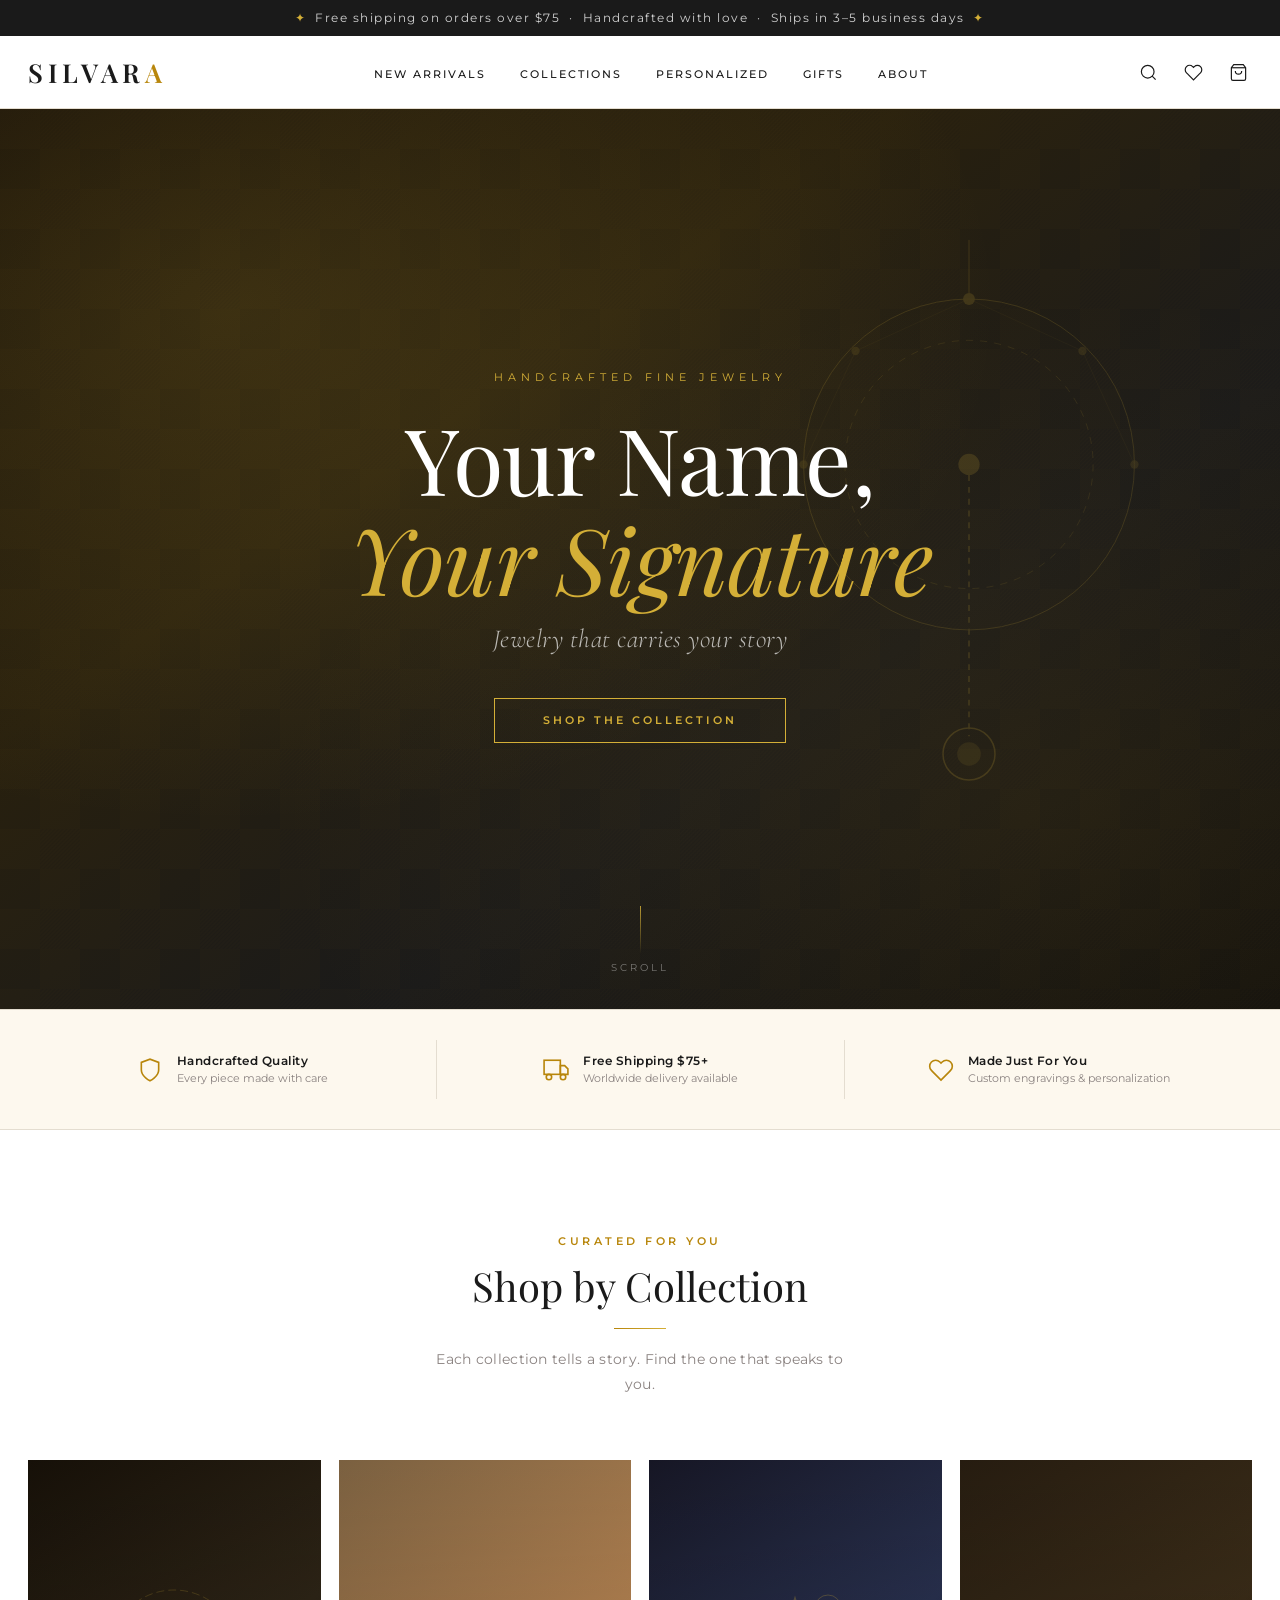
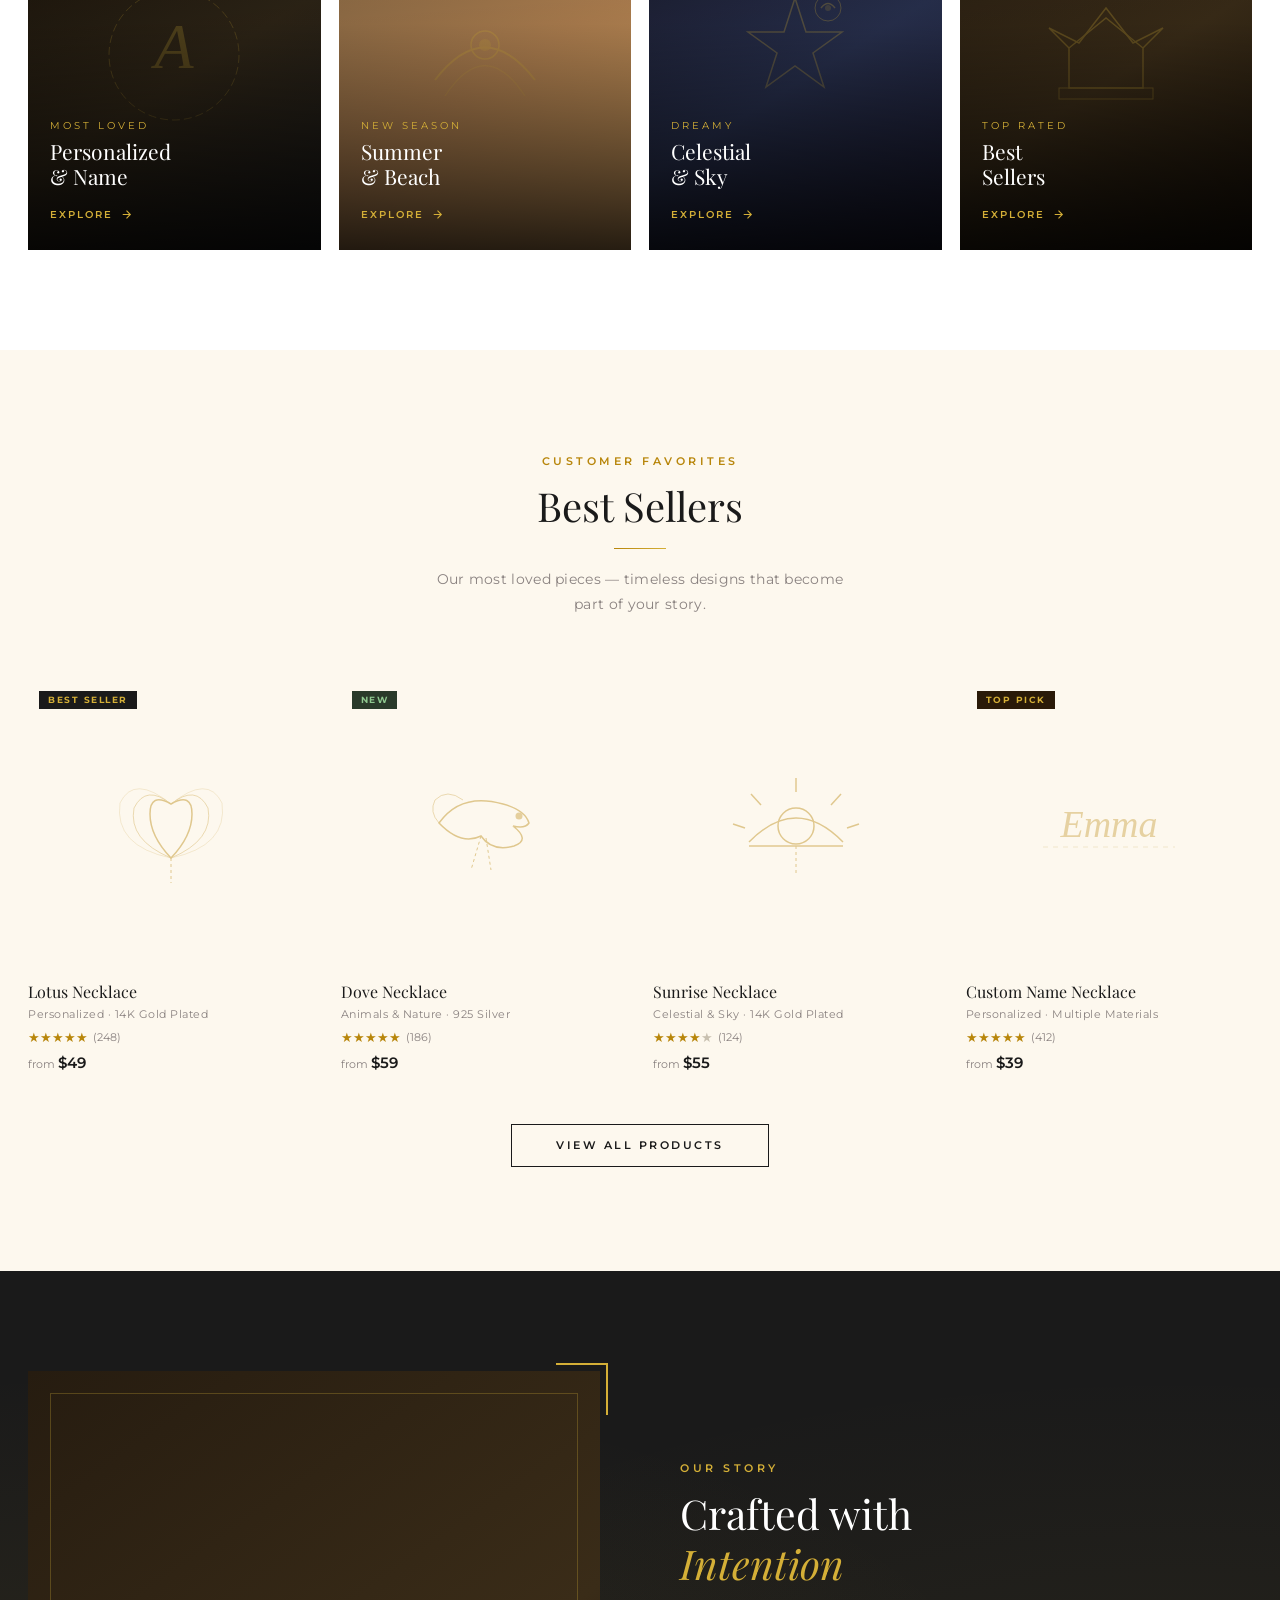
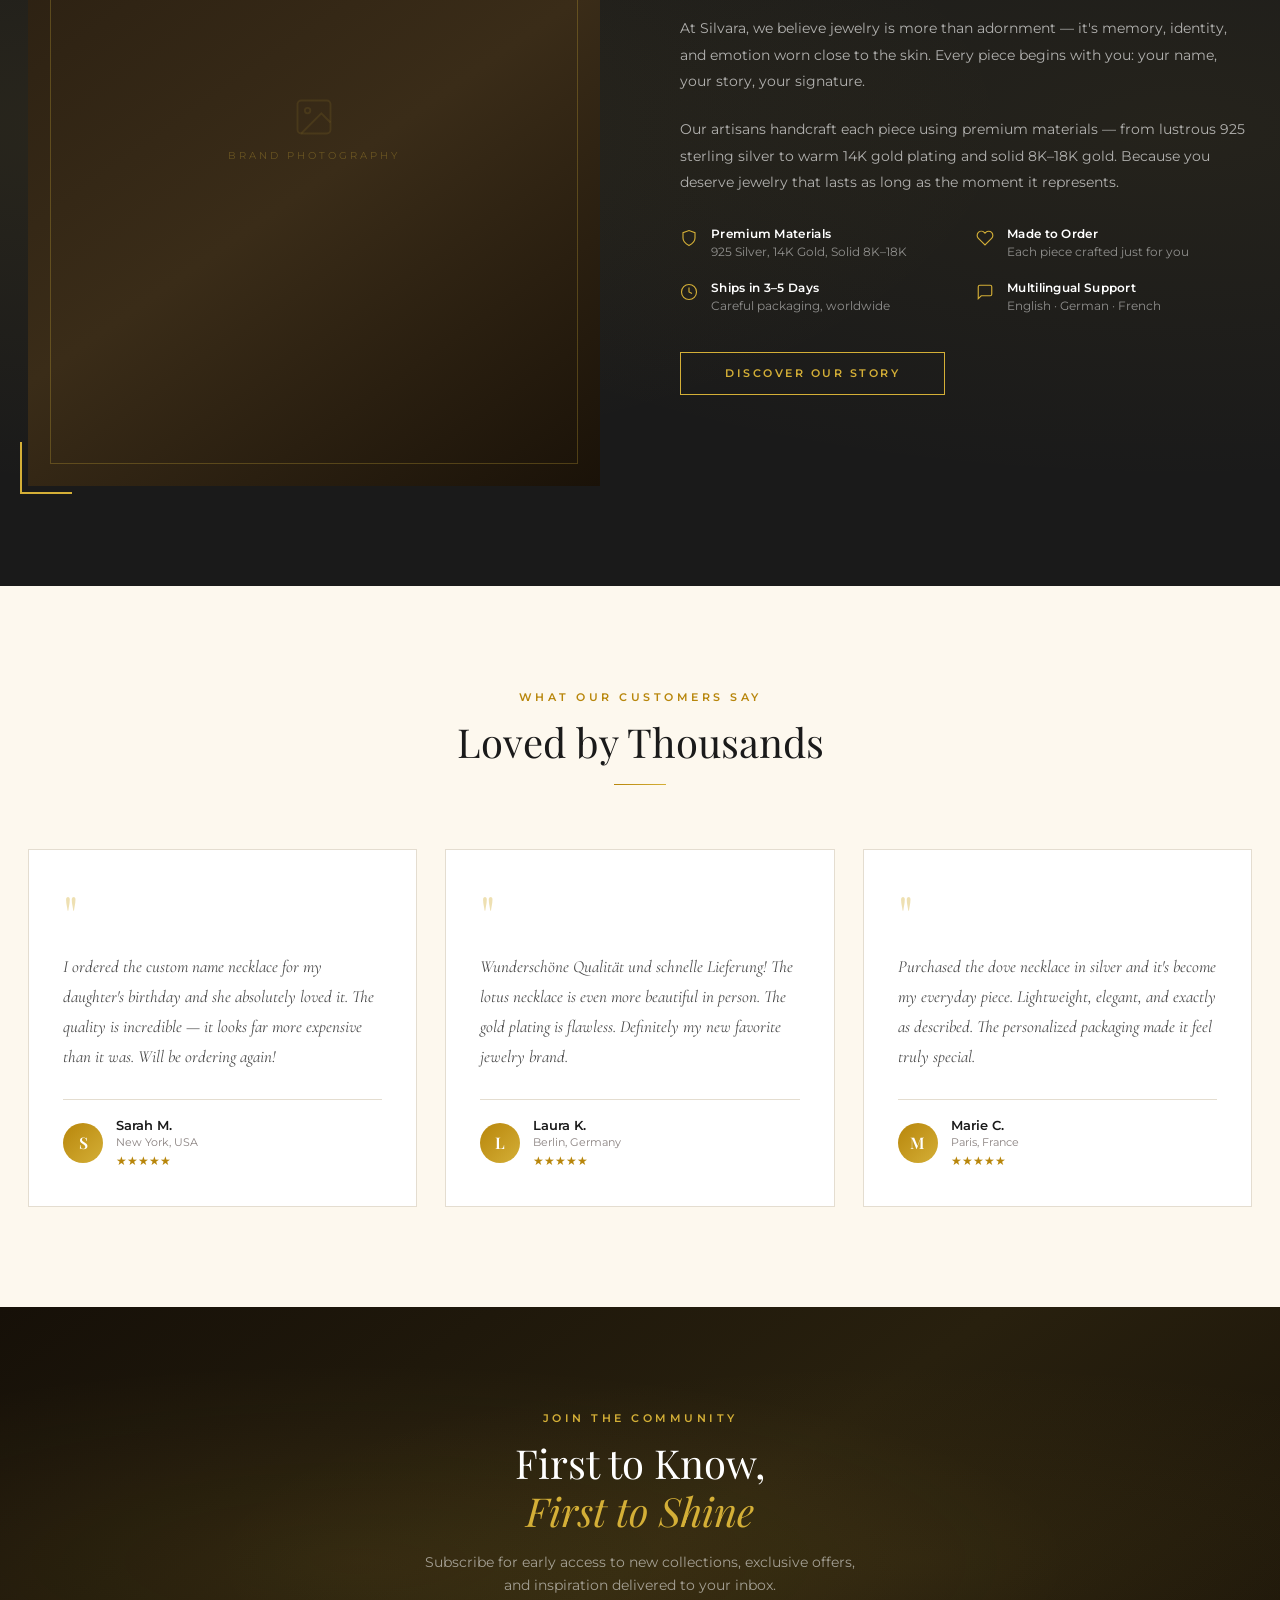
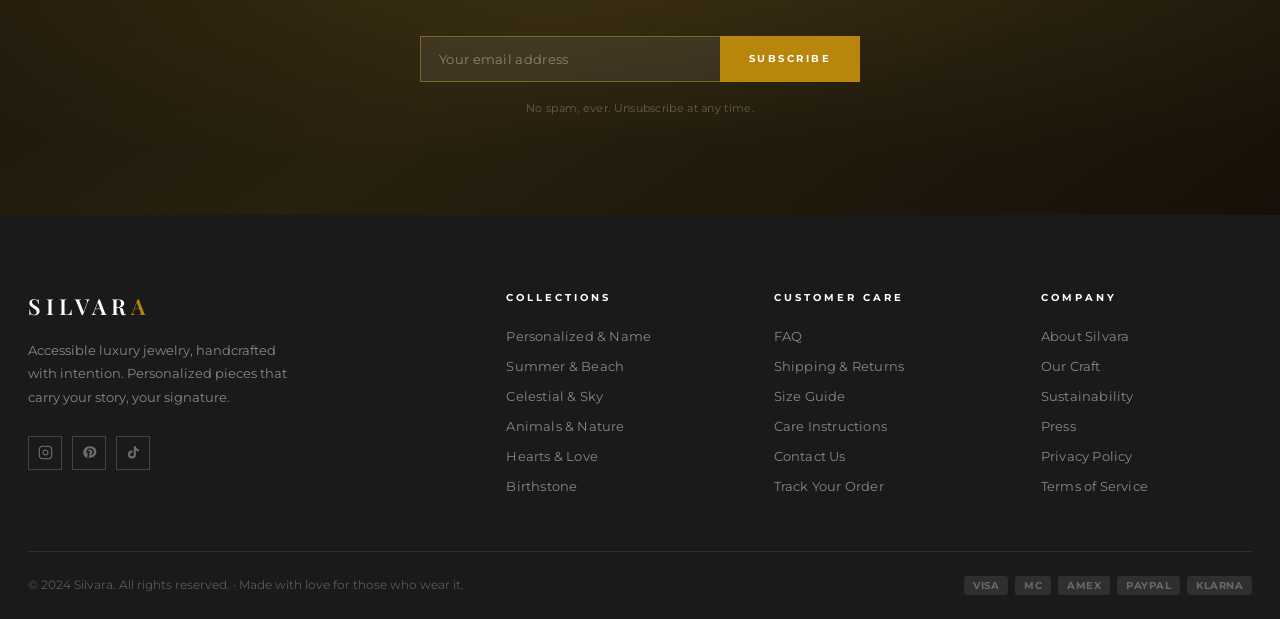
<file: silvara/index.html>
<!DOCTYPE html>
<html lang="en">
<head>
  <meta charset="UTF-8">
  <meta name="viewport" content="width=device-width, initial-scale=1.0">
  <title>Silvara — Your Name, Your Signature</title>
  <link href="https://fonts.googleapis.com/css2?family=Playfair+Display:ital,wght@0,400;0,500;0,600;0,700;1,400;1,500&family=Cormorant+Garamond:ital,wght@0,300;0,400;0,500;1,300;1,400;1,500&family=Montserrat:wght@300;400;500;600;700&display=swap" rel="stylesheet">
  <link rel="stylesheet" href="styles.css">
</head>
<body>

  <!-- ===== ANNOUNCEMENT BAR ===== -->
  <div class="announcement-bar">
    <span class="ann-gold">✦</span>
    Free shipping on orders over $75 &nbsp;·&nbsp; Handcrafted with love &nbsp;·&nbsp; Ships in 3–5 business days
    <span class="ann-gold">✦</span>
  </div>

  <!-- ===== NAVIGATION ===== -->
  <nav class="nav" id="nav">
    <div class="nav-inner">
      <button class="hamburger" id="hamburger" aria-label="Open menu" onclick="toggleMobileMenu()">
        <span></span><span></span><span></span>
      </button>

      <a href="index.html" class="nav-logo">Silvar<span>a</span></a>

      <ul class="nav-links">
        <li><a href="#">New Arrivals</a></li>
        <li><a href="collection.html">Collections</a></li>
        <li><a href="#">Personalized</a></li>
        <li><a href="#">Gifts</a></li>
        <li><a href="about.html">About</a></li>
      </ul>

      <div class="nav-actions">
        <button class="nav-icon" aria-label="Search">
          <svg width="19" height="19" fill="none" stroke="currentColor" stroke-width="1.5" viewBox="0 0 24 24"><circle cx="11" cy="11" r="8"/><path d="m21 21-4.35-4.35"/></svg>
        </button>
        <button class="nav-icon" aria-label="Wishlist">
          <svg width="19" height="19" fill="none" stroke="currentColor" stroke-width="1.5" viewBox="0 0 24 24"><path d="M20.84 4.61a5.5 5.5 0 0 0-7.78 0L12 5.67l-1.06-1.06a5.5 5.5 0 0 0-7.78 7.78l1.06 1.06L12 21.23l7.78-7.78 1.06-1.06a5.5 5.5 0 0 0 0-7.78z"/></svg>
        </button>
        <button class="nav-icon cart-trigger" aria-label="Cart" onclick="toggleCart()">
          <svg width="19" height="19" fill="none" stroke="currentColor" stroke-width="1.5" viewBox="0 0 24 24"><path d="M6 2L3 6v14a2 2 0 0 0 2 2h14a2 2 0 0 0 2-2V6l-3-4z"/><line x1="3" y1="6" x2="21" y2="6"/><path d="M16 10a4 4 0 0 1-8 0"/></svg>
          <span class="cart-badge" id="cart-badge">0</span>
        </button>
      </div>
    </div>
  </nav>

  <!-- ===== MOBILE MENU ===== -->
  <div class="mobile-menu" id="mobile-menu">
    <button class="mobile-menu-close" onclick="toggleMobileMenu()" aria-label="Close menu">
      <svg width="22" height="22" fill="none" stroke="currentColor" stroke-width="1.5" viewBox="0 0 24 24"><path d="M18 6L6 18M6 6l12 12"/></svg>
    </button>
    <ul class="mobile-menu-links">
      <li><a href="#" onclick="toggleMobileMenu()">New Arrivals</a></li>
      <li><a href="collection.html" onclick="toggleMobileMenu()">Collections</a></li>
      <li><a href="#" onclick="toggleMobileMenu()">Personalized</a></li>
      <li><a href="#" onclick="toggleMobileMenu()">Gifts</a></li>
      <li><a href="about.html" onclick="toggleMobileMenu()">About</a></li>
    </ul>
  </div>

  <!-- ===== HERO ===== -->
  <section class="hero">
    <div class="hero-bg">
      <!-- Replaced with actual photo: background-image url goes here -->
      <div class="hero-bg-gradient"></div>
    </div>

    <!-- Decorative jewelry line art -->
    <svg class="hero-deco" viewBox="0 0 440 560" fill="none" xmlns="http://www.w3.org/2000/svg" aria-hidden="true">
      <ellipse cx="220" cy="200" rx="140" ry="140" stroke="#D4AF37" stroke-width="0.75" fill="none"/>
      <ellipse cx="220" cy="200" rx="105" ry="105" stroke="#D4AF37" stroke-width="0.5" fill="none" stroke-dasharray="6 6"/>
      <circle cx="220" cy="200" r="9" fill="#D4AF37" opacity="0.9"/>
      <path d="M220 209 L220 430" stroke="#D4AF37" stroke-width="1.25" stroke-dasharray="5 5"/>
      <circle cx="220" cy="445" r="22" stroke="#D4AF37" stroke-width="1.25" fill="none"/>
      <circle cx="220" cy="445" r="10" fill="#D4AF37" opacity="0.5"/>
      <circle cx="220" cy="60" r="5" fill="#D4AF37" opacity="0.9"/>
      <line x1="220" y1="55" x2="220" y2="10" stroke="#D4AF37" stroke-width="0.75"/>
      <circle cx="316" cy="104" r="3.5" fill="#D4AF37" opacity="0.6"/>
      <circle cx="360" cy="200" r="3.5" fill="#D4AF37" opacity="0.6"/>
      <circle cx="124" cy="104" r="3.5" fill="#D4AF37" opacity="0.6"/>
      <circle cx="80" cy="200" r="3.5" fill="#D4AF37" opacity="0.6"/>
      <path d="M220 60 L316 104" stroke="#D4AF37" stroke-width="0.5" opacity="0.4"/>
      <path d="M316 104 L360 200" stroke="#D4AF37" stroke-width="0.5" opacity="0.4"/>
      <path d="M220 60 L124 104" stroke="#D4AF37" stroke-width="0.5" opacity="0.4"/>
      <path d="M124 104 L80 200" stroke="#D4AF37" stroke-width="0.5" opacity="0.4"/>
    </svg>

    <div class="hero-content">
      <span class="hero-eyebrow">Handcrafted Fine Jewelry</span>
      <h1 class="hero-title">Your Name,<br><em>Your Signature</em></h1>
      <p class="hero-subtitle">Jewelry that carries your story</p>
      <a href="collection.html" class="btn-hero">Shop the Collection</a>
    </div>

    <div class="hero-scroll-indicator">
      <div class="scroll-line"></div>
      <span>Scroll</span>
    </div>
  </section>

  <!-- ===== VALUE STRIP ===== -->
  <div class="value-strip">
    <div class="container">
      <div class="value-strip-grid">
        <div class="value-item">
          <svg width="26" height="26" fill="none" stroke="currentColor" stroke-width="1.5" viewBox="0 0 24 24"><path d="M12 22s8-4 8-10V5l-8-3-8 3v7c0 6 8 10 8 10z"/></svg>
          <div><strong>Handcrafted Quality</strong><span>Every piece made with care</span></div>
        </div>
        <div class="value-item">
          <svg width="26" height="26" fill="none" stroke="currentColor" stroke-width="1.5" viewBox="0 0 24 24"><rect x="1" y="3" width="15" height="13"/><polygon points="16 8 20 8 23 11 23 16 16 16 16 8"/><circle cx="5.5" cy="18.5" r="2.5"/><circle cx="18.5" cy="18.5" r="2.5"/></svg>
          <div><strong>Free Shipping $75+</strong><span>Worldwide delivery available</span></div>
        </div>
        <div class="value-item">
          <svg width="26" height="26" fill="none" stroke="currentColor" stroke-width="1.5" viewBox="0 0 24 24"><path d="M20.84 4.61a5.5 5.5 0 0 0-7.78 0L12 5.67l-1.06-1.06a5.5 5.5 0 0 0-7.78 7.78l1.06 1.06L12 21.23l7.78-7.78 1.06-1.06a5.5 5.5 0 0 0 0-7.78z"/></svg>
          <div><strong>Made Just For You</strong><span>Custom engravings & personalization</span></div>
        </div>
      </div>
    </div>
  </div>

  <!-- ===== CATEGORIES ===== -->
  <section class="section" id="collections">
    <div class="container">
      <header class="section-header reveal">
        <span class="label-tag">Curated for You</span>
        <h2 class="section-title">Shop by Collection</h2>
        <div class="gold-rule"></div>
        <p class="section-desc">Each collection tells a story. Find the one that speaks to you.</p>
      </header>

      <div class="categories-grid">
        <a href="collection.html" class="cat-card cat-personalized reveal reveal-d1">
          <div class="cat-card-bg"></div>
          <div class="cat-card-art" aria-hidden="true">
            <svg width="150" height="150" viewBox="0 0 150 150" fill="none">
              <text x="75" y="88" text-anchor="middle" font-family="Georgia,serif" font-size="64" font-style="italic" fill="#D4AF37" opacity="0.85">A</text>
              <circle cx="75" cy="75" r="65" stroke="#D4AF37" stroke-width="0.75" fill="none" stroke-dasharray="8 4"/>
            </svg>
          </div>
          <div class="cat-card-overlay"></div>
          <div class="cat-card-body">
            <span class="cat-card-tag">Most Loved</span>
            <h3>Personalized<br>&amp; Name</h3>
            <span class="cat-card-cta">Explore <svg width="13" height="13" fill="none" stroke="currentColor" stroke-width="2" viewBox="0 0 24 24"><path d="M5 12h14M12 5l7 7-7 7"/></svg></span>
          </div>
        </a>

        <a href="collection.html" class="cat-card cat-summer reveal reveal-d2">
          <div class="cat-card-bg"></div>
          <div class="cat-card-art" aria-hidden="true">
            <svg width="150" height="150" viewBox="0 0 150 150" fill="none">
              <path d="M25 100 Q75 35 125 100" stroke="#D4AF37" stroke-width="2" fill="none"/>
              <path d="M35 116 Q75 55 115 116" stroke="#D4AF37" stroke-width="1.25" fill="none" opacity="0.6"/>
              <circle cx="75" cy="65" r="14" stroke="#D4AF37" stroke-width="1.5" fill="none"/>
              <circle cx="75" cy="65" r="6" fill="#D4AF37" opacity="0.7"/>
            </svg>
          </div>
          <div class="cat-card-overlay"></div>
          <div class="cat-card-body">
            <span class="cat-card-tag">New Season</span>
            <h3>Summer<br>&amp; Beach</h3>
            <span class="cat-card-cta">Explore <svg width="13" height="13" fill="none" stroke="currentColor" stroke-width="2" viewBox="0 0 24 24"><path d="M5 12h14M12 5l7 7-7 7"/></svg></span>
          </div>
        </a>

        <a href="collection.html" class="cat-card cat-celestial reveal reveal-d3">
          <div class="cat-card-bg"></div>
          <div class="cat-card-art" aria-hidden="true">
            <svg width="150" height="150" viewBox="0 0 150 150" fill="none">
              <path d="M75 18 L86 52 L122 52 L93 73 L104 107 L75 86 L46 107 L57 73 L28 52 L64 52 Z" stroke="#D4AF37" stroke-width="1.5" fill="none"/>
              <circle cx="108" cy="28" r="13" stroke="#D4AF37" stroke-width="1" fill="none"/>
              <path d="M101 28 Q108 19 115 28" stroke="#D4AF37" stroke-width="1.5" fill="none"/>
              <circle cx="108" cy="28" r="3" fill="#D4AF37" opacity="0.6"/>
            </svg>
          </div>
          <div class="cat-card-overlay"></div>
          <div class="cat-card-body">
            <span class="cat-card-tag">Dreamy</span>
            <h3>Celestial<br>&amp; Sky</h3>
            <span class="cat-card-cta">Explore <svg width="13" height="13" fill="none" stroke="currentColor" stroke-width="2" viewBox="0 0 24 24"><path d="M5 12h14M12 5l7 7-7 7"/></svg></span>
          </div>
        </a>

        <a href="collection.html" class="cat-card cat-bestsellers reveal reveal-d4">
          <div class="cat-card-bg"></div>
          <div class="cat-card-art" aria-hidden="true">
            <svg width="150" height="150" viewBox="0 0 150 150" fill="none">
              <path d="M38 108 L38 68 L75 38 L112 68 L112 108 Z" stroke="#D4AF37" stroke-width="1.5" fill="none"/>
              <path d="M38 68 L18 48 L48 63 L75 28 L102 63 L132 48 L112 68" stroke="#D4AF37" stroke-width="1.5" fill="none"/>
              <rect x="28" y="108" width="94" height="11" stroke="#D4AF37" stroke-width="1" fill="none"/>
            </svg>
          </div>
          <div class="cat-card-overlay"></div>
          <div class="cat-card-body">
            <span class="cat-card-tag">Top Rated</span>
            <h3>Best<br>Sellers</h3>
            <span class="cat-card-cta">Explore <svg width="13" height="13" fill="none" stroke="currentColor" stroke-width="2" viewBox="0 0 24 24"><path d="M5 12h14M12 5l7 7-7 7"/></svg></span>
          </div>
        </a>
      </div>
    </div>
  </section>

  <!-- ===== BEST SELLERS ===== -->
  <section class="section section-cream" id="bestsellers">
    <div class="container">
      <header class="section-header reveal">
        <span class="label-tag">Customer Favorites</span>
        <h2 class="section-title">Best Sellers</h2>
        <div class="gold-rule"></div>
        <p class="section-desc">Our most loved pieces — timeless designs that become part of your story.</p>
      </header>

      <div class="products-grid">

        <!-- Lotus Necklace -->
        <article class="product-card reveal reveal-d1" data-product="Lotus Necklace" data-price="49">
          <div class="product-img">
            <div class="product-img-bg prod-lotus"></div>
            <div class="product-img-art" aria-hidden="true">
              <svg width="130" height="130" viewBox="0 0 130 130" fill="none">
                <path d="M65 100 Q44 78 44 56 Q44 34 65 46 Q86 34 86 56 Q86 78 65 100Z" stroke="#B8860B" stroke-width="1.5" fill="none"/>
                <path d="M65 100 Q22 82 28 50 Q40 26 65 46" stroke="#B8860B" stroke-width="1" fill="none" opacity="0.65"/>
                <path d="M65 100 Q108 82 102 50 Q90 26 65 46" stroke="#B8860B" stroke-width="1" fill="none" opacity="0.65"/>
                <path d="M65 100 Q8 88 14 45 Q28 16 65 46" stroke="#B8860B" stroke-width="0.75" fill="none" opacity="0.45"/>
                <path d="M65 100 Q122 88 116 45 Q102 16 65 46" stroke="#B8860B" stroke-width="0.75" fill="none" opacity="0.45"/>
                <line x1="65" y1="100" x2="65" y2="125" stroke="#B8860B" stroke-width="1" stroke-dasharray="3 3"/>
              </svg>
            </div>
            <span class="product-badge">Best Seller</span>
            <button class="product-wish" aria-label="Add to wishlist">
              <svg width="15" height="15" fill="none" stroke="currentColor" stroke-width="1.5" viewBox="0 0 24 24"><path d="M20.84 4.61a5.5 5.5 0 0 0-7.78 0L12 5.67l-1.06-1.06a5.5 5.5 0 0 0-7.78 7.78l1.06 1.06L12 21.23l7.78-7.78 1.06-1.06a5.5 5.5 0 0 0 0-7.78z"/></svg>
            </button>
            <button class="product-quick-add" onclick="addToCart(this)">+ Quick Add</button>
          </div>
          <div class="product-info">
            <h3 class="product-name">Lotus Necklace</h3>
            <p class="product-meta">Personalized · 14K Gold Plated</p>
            <div class="product-stars">
              <span>★★★★★</span><span class="review-ct">(248)</span>
            </div>
            <p class="product-price"><span class="from-label">from</span>$49</p>
          </div>
        </article>

        <!-- Dove Necklace -->
        <article class="product-card reveal reveal-d2" data-product="Dove Necklace" data-price="59">
          <div class="product-img">
            <div class="product-img-bg prod-dove"></div>
            <div class="product-img-art" aria-hidden="true">
              <svg width="130" height="130" viewBox="0 0 130 130" fill="none">
                <path d="M20 65 Q42 34 84 46 Q106 52 110 65 Q106 71 94 68 Q112 82 95 88 Q73 94 62 78 Q42 88 20 65Z" stroke="#B8860B" stroke-width="1.5" fill="none"/>
                <path d="M20 65 Q10 54 16 42 Q28 30 44 42" stroke="#B8860B" stroke-width="1" fill="none" opacity="0.65"/>
                <circle cx="100" cy="58" r="3.5" fill="#B8860B" opacity="0.85"/>
                <line x1="62" y1="78" x2="52" y2="112" stroke="#B8860B" stroke-width="1" stroke-dasharray="3 3"/>
                <line x1="67" y1="80" x2="72" y2="112" stroke="#B8860B" stroke-width="1" stroke-dasharray="3 3"/>
              </svg>
            </div>
            <span class="product-badge product-badge--new">New</span>
            <button class="product-wish" aria-label="Add to wishlist">
              <svg width="15" height="15" fill="none" stroke="currentColor" stroke-width="1.5" viewBox="0 0 24 24"><path d="M20.84 4.61a5.5 5.5 0 0 0-7.78 0L12 5.67l-1.06-1.06a5.5 5.5 0 0 0-7.78 7.78l1.06 1.06L12 21.23l7.78-7.78 1.06-1.06a5.5 5.5 0 0 0 0-7.78z"/></svg>
            </button>
            <button class="product-quick-add" onclick="addToCart(this)">+ Quick Add</button>
          </div>
          <div class="product-info">
            <h3 class="product-name">Dove Necklace</h3>
            <p class="product-meta">Animals &amp; Nature · 925 Silver</p>
            <div class="product-stars">
              <span>★★★★★</span><span class="review-ct">(186)</span>
            </div>
            <p class="product-price"><span class="from-label">from</span>$59</p>
          </div>
        </article>

        <!-- Sunrise Necklace -->
        <article class="product-card reveal reveal-d3" data-product="Sunrise Necklace" data-price="55">
          <div class="product-img">
            <div class="product-img-bg prod-sunrise"></div>
            <div class="product-img-art" aria-hidden="true">
              <svg width="130" height="130" viewBox="0 0 130 130" fill="none">
                <path d="M18 84 Q65 36 112 84" stroke="#B8860B" stroke-width="1.5" fill="none"/>
                <circle cx="65" cy="68" r="18" stroke="#B8860B" stroke-width="1.5" fill="none"/>
                <line x1="65" y1="34" x2="65" y2="20" stroke="#B8860B" stroke-width="1.5"/>
                <line x1="100" y1="47" x2="110" y2="36" stroke="#B8860B" stroke-width="1.5"/>
                <line x1="30" y1="47" x2="20" y2="36" stroke="#B8860B" stroke-width="1.5"/>
                <line x1="116" y1="70" x2="128" y2="66" stroke="#B8860B" stroke-width="1.5"/>
                <line x1="14" y1="70" x2="2" y2="66" stroke="#B8860B" stroke-width="1.5"/>
                <line x1="18" y1="88" x2="112" y2="88" stroke="#B8860B" stroke-width="1.5"/>
                <line x1="65" y1="88" x2="65" y2="118" stroke="#B8860B" stroke-width="1" stroke-dasharray="3 3"/>
              </svg>
            </div>
            <button class="product-wish" aria-label="Add to wishlist">
              <svg width="15" height="15" fill="none" stroke="currentColor" stroke-width="1.5" viewBox="0 0 24 24"><path d="M20.84 4.61a5.5 5.5 0 0 0-7.78 0L12 5.67l-1.06-1.06a5.5 5.5 0 0 0-7.78 7.78l1.06 1.06L12 21.23l7.78-7.78 1.06-1.06a5.5 5.5 0 0 0 0-7.78z"/></svg>
            </button>
            <button class="product-quick-add" onclick="addToCart(this)">+ Quick Add</button>
          </div>
          <div class="product-info">
            <h3 class="product-name">Sunrise Necklace</h3>
            <p class="product-meta">Celestial &amp; Sky · 14K Gold Plated</p>
            <div class="product-stars">
              <span>★★★★<span style="color:#C8C0B0">★</span></span><span class="review-ct">(124)</span>
            </div>
            <p class="product-price"><span class="from-label">from</span>$55</p>
          </div>
        </article>

        <!-- Name Necklace -->
        <article class="product-card reveal reveal-d4" data-product="Custom Name Necklace" data-price="39">
          <div class="product-img">
            <div class="product-img-bg prod-name"></div>
            <div class="product-img-art" aria-hidden="true">
              <svg width="160" height="80" viewBox="0 0 160 80" fill="none" style="width:160px;height:80px">
                <text x="80" y="54" text-anchor="middle" font-family="Georgia,serif" font-size="38" font-style="italic" fill="#B8860B" opacity="0.8">Emma</text>
                <line x1="14" y1="64" x2="146" y2="64" stroke="#B8860B" stroke-width="0.75" stroke-dasharray="5 5" opacity="0.5"/>
              </svg>
            </div>
            <span class="product-badge product-badge--pick">Top Pick</span>
            <button class="product-wish" aria-label="Add to wishlist">
              <svg width="15" height="15" fill="none" stroke="currentColor" stroke-width="1.5" viewBox="0 0 24 24"><path d="M20.84 4.61a5.5 5.5 0 0 0-7.78 0L12 5.67l-1.06-1.06a5.5 5.5 0 0 0-7.78 7.78l1.06 1.06L12 21.23l7.78-7.78 1.06-1.06a5.5 5.5 0 0 0 0-7.78z"/></svg>
            </button>
            <button class="product-quick-add" onclick="addToCart(this)">+ Quick Add</button>
          </div>
          <div class="product-info">
            <h3 class="product-name">Custom Name Necklace</h3>
            <p class="product-meta">Personalized · Multiple Materials</p>
            <div class="product-stars">
              <span>★★★★★</span><span class="review-ct">(412)</span>
            </div>
            <p class="product-price"><span class="from-label">from</span>$39</p>
          </div>
        </article>

      </div>

      <div class="section-cta reveal">
        <a href="collection.html" class="btn-outline">View All Products</a>
      </div>
    </div>
  </section>

  <!-- ===== BRAND STORY ===== -->
  <section class="brand-story section" id="story">
    <div class="container">
      <div class="brand-story-grid">

        <!-- Visual placeholder -->
        <div class="brand-story-visual reveal">
          <div class="brand-visual-frame"></div>
          <div class="brand-visual-corner brand-visual-corner--tr"></div>
          <div class="brand-visual-corner brand-visual-corner--bl"></div>
          <div class="brand-visual-placeholder">
            <svg width="44" height="44" fill="none" stroke="currentColor" stroke-width="1" viewBox="0 0 24 24" opacity="0.35"><rect x="3" y="3" width="18" height="18" rx="2"/><circle cx="8.5" cy="8.5" r="1.5"/><path d="M21 15l-5-5L5 21"/></svg>
            <span>Brand Photography</span>
          </div>
        </div>

        <!-- Content -->
        <div class="brand-story-content reveal">
          <span class="label-tag label-tag--light">Our Story</span>
          <h2 class="brand-story-title">Crafted with<br><em>Intention</em></h2>

          <p class="brand-story-body">
            At Silvara, we believe jewelry is more than adornment — it's memory, identity, and emotion worn close to the skin. Every piece begins with you: your name, your story, your signature.
          </p>
          <p class="brand-story-body">
            Our artisans handcraft each piece using premium materials — from lustrous 925 sterling silver to warm 14K gold plating and solid 8K–18K gold. Because you deserve jewelry that lasts as long as the moment it represents.
          </p>

          <div class="brand-features">
            <div class="brand-feature">
              <svg width="18" height="18" fill="none" stroke="currentColor" stroke-width="1.5" viewBox="0 0 24 24"><path d="M12 22s8-4 8-10V5l-8-3-8 3v7c0 6 8 10 8 10z"/></svg>
              <div><strong>Premium Materials</strong><span>925 Silver, 14K Gold, Solid 8K–18K</span></div>
            </div>
            <div class="brand-feature">
              <svg width="18" height="18" fill="none" stroke="currentColor" stroke-width="1.5" viewBox="0 0 24 24"><path d="M20.84 4.61a5.5 5.5 0 0 0-7.78 0L12 5.67l-1.06-1.06a5.5 5.5 0 0 0-7.78 7.78l1.06 1.06L12 21.23l7.78-7.78 1.06-1.06a5.5 5.5 0 0 0 0-7.78z"/></svg>
              <div><strong>Made to Order</strong><span>Each piece crafted just for you</span></div>
            </div>
            <div class="brand-feature">
              <svg width="18" height="18" fill="none" stroke="currentColor" stroke-width="1.5" viewBox="0 0 24 24"><circle cx="12" cy="12" r="10"/><polyline points="12 6 12 12 16 14"/></svg>
              <div><strong>Ships in 3–5 Days</strong><span>Careful packaging, worldwide</span></div>
            </div>
            <div class="brand-feature">
              <svg width="18" height="18" fill="none" stroke="currentColor" stroke-width="1.5" viewBox="0 0 24 24"><path d="M21 15a2 2 0 0 1-2 2H7l-4 4V5a2 2 0 0 1 2-2h14a2 2 0 0 1 2 2z"/></svg>
              <div><strong>Multilingual Support</strong><span>English · German · French</span></div>
            </div>
          </div>

          <a href="about.html" class="btn-outline-light">Discover Our Story</a>
        </div>
      </div>
    </div>
  </section>

  <!-- ===== TESTIMONIALS ===== -->
  <section class="section section-cream" id="reviews">
    <div class="container">
      <header class="section-header reveal">
        <span class="label-tag">What Our Customers Say</span>
        <h2 class="section-title">Loved by Thousands</h2>
        <div class="gold-rule"></div>
      </header>

      <div class="testimonials-grid">

        <div class="testimonial reveal reveal-d1">
          <div class="testimonial-quote">"</div>
          <p>I ordered the custom name necklace for my daughter's birthday and she absolutely loved it. The quality is incredible — it looks far more expensive than it was. Will be ordering again!</p>
          <div class="testimonial-author">
            <div class="testimonial-avatar">S</div>
            <div>
              <strong>Sarah M.</strong>
              <span>New York, USA</span>
              <div class="testimonial-stars">★★★★★</div>
            </div>
          </div>
        </div>

        <div class="testimonial reveal reveal-d2">
          <div class="testimonial-quote">"</div>
          <p>Wunderschöne Qualität und schnelle Lieferung! The lotus necklace is even more beautiful in person. The gold plating is flawless. Definitely my new favorite jewelry brand.</p>
          <div class="testimonial-author">
            <div class="testimonial-avatar">L</div>
            <div>
              <strong>Laura K.</strong>
              <span>Berlin, Germany</span>
              <div class="testimonial-stars">★★★★★</div>
            </div>
          </div>
        </div>

        <div class="testimonial reveal reveal-d3">
          <div class="testimonial-quote">"</div>
          <p>Purchased the dove necklace in silver and it's become my everyday piece. Lightweight, elegant, and exactly as described. The personalized packaging made it feel truly special.</p>
          <div class="testimonial-author">
            <div class="testimonial-avatar">M</div>
            <div>
              <strong>Marie C.</strong>
              <span>Paris, France</span>
              <div class="testimonial-stars">★★★★★</div>
            </div>
          </div>
        </div>

      </div>
    </div>
  </section>

  <!-- ===== NEWSLETTER ===== -->
  <section class="newsletter" id="newsletter">
    <div class="container">
      <div class="newsletter-inner">
        <span class="label-tag label-tag--light">Join the Community</span>
        <h2 class="newsletter-title">First to Know,<br><em>First to Shine</em></h2>
        <p class="newsletter-desc">Subscribe for early access to new collections, exclusive offers,<br>and inspiration delivered to your inbox.</p>
        <form class="newsletter-form" onsubmit="handleNewsletter(event)">
          <input type="email" class="newsletter-input" id="nl-email" placeholder="Your email address" required>
          <button type="submit" class="newsletter-btn">Subscribe</button>
        </form>
        <p class="newsletter-note">No spam, ever. Unsubscribe at any time.</p>
      </div>
    </div>
  </section>

  <!-- ===== FOOTER ===== -->
  <footer class="footer">
    <div class="container">
      <div class="footer-grid">

        <div class="footer-brand">
          <a href="index.html" class="nav-logo footer-logo">Silvar<span>a</span></a>
          <p>Accessible luxury jewelry, handcrafted with intention. Personalized pieces that carry your story, your signature.</p>
          <div class="footer-socials">
            <a href="#" class="social-btn" aria-label="Instagram">
              <svg width="15" height="15" fill="none" stroke="currentColor" stroke-width="1.5" viewBox="0 0 24 24"><rect x="2" y="2" width="20" height="20" rx="5"/><path d="M16 11.37A4 4 0 1 1 12.63 8 4 4 0 0 1 16 11.37z"/><line x1="17.5" y1="6.5" x2="17.51" y2="6.5"/></svg>
            </a>
            <a href="#" class="social-btn" aria-label="Pinterest">
              <svg width="15" height="15" fill="currentColor" viewBox="0 0 24 24" opacity="0.8"><path d="M12 2C6.48 2 2 6.48 2 12c0 4.24 2.65 7.86 6.39 9.29-.09-.78-.17-1.98.04-2.83.18-.77 1.24-5.27 1.24-5.27s-.32-.63-.32-1.57c0-1.47.86-2.57 1.92-2.57.91 0 1.34.68 1.34 1.5 0 .91-.58 2.28-.88 3.55-.25 1.06.53 1.92 1.57 1.92 1.88 0 3.14-2.4 3.14-5.24 0-2.16-1.46-3.67-3.55-3.67-2.42 0-3.84 1.81-3.84 3.69 0 .73.28 1.51.63 1.94.07.08.08.16.06.24l-.23.96c-.04.15-.12.18-.28.11C7.9 13.88 7 12.49 7 10.76c0-2.98 2.17-5.72 6.25-5.72 3.28 0 5.83 2.34 5.83 5.46 0 3.26-2.05 5.88-4.9 5.88-.96 0-1.86-.5-2.17-1.08l-.59 2.21c-.21.82-.79 1.84-1.17 2.47.88.27 1.81.42 2.75.42 5.52 0 10-4.48 10-10S17.52 2 12 2z"/></svg>
            </a>
            <a href="#" class="social-btn" aria-label="TikTok">
              <svg width="15" height="15" fill="currentColor" viewBox="0 0 24 24" opacity="0.8"><path d="M19.59 6.69a4.83 4.83 0 01-3.77-4.25V2h-3.45v13.67a2.89 2.89 0 01-2.88 2.5 2.89 2.89 0 01-2.89-2.89 2.89 2.89 0 012.89-2.89c.28 0 .54.04.79.1V9.01a6.32 6.32 0 00-.79-.05 6.34 6.34 0 00-6.34 6.34 6.34 6.34 0 006.34 6.34 6.34 6.34 0 006.33-6.34V8.96a8.27 8.27 0 004.84 1.54V7.04a4.85 4.85 0 01-1.07-.35z"/></svg>
            </a>
          </div>
        </div>

        <div class="footer-col">
          <h4>Collections</h4>
          <ul>
            <li><a href="#">Personalized &amp; Name</a></li>
            <li><a href="#">Summer &amp; Beach</a></li>
            <li><a href="#">Celestial &amp; Sky</a></li>
            <li><a href="#">Animals &amp; Nature</a></li>
            <li><a href="#">Hearts &amp; Love</a></li>
            <li><a href="#">Birthstone</a></li>
          </ul>
        </div>

        <div class="footer-col">
          <h4>Customer Care</h4>
          <ul>
            <li><a href="#">FAQ</a></li>
            <li><a href="#">Shipping &amp; Returns</a></li>
            <li><a href="#">Size Guide</a></li>
            <li><a href="#">Care Instructions</a></li>
            <li><a href="#">Contact Us</a></li>
            <li><a href="#">Track Your Order</a></li>
          </ul>
        </div>

        <div class="footer-col">
          <h4>Company</h4>
          <ul>
            <li><a href="about.html">About Silvara</a></li>
            <li><a href="#">Our Craft</a></li>
            <li><a href="#">Sustainability</a></li>
            <li><a href="#">Press</a></li>
            <li><a href="#">Privacy Policy</a></li>
            <li><a href="#">Terms of Service</a></li>
          </ul>
        </div>

      </div>

      <div class="footer-bottom">
        <span>© 2024 Silvara. All rights reserved. · Made with love for those who wear it.</span>
        <div class="payment-icons">
          <span>VISA</span><span>MC</span><span>AMEX</span><span>PAYPAL</span><span>KLARNA</span>
        </div>
      </div>
    </div>
  </footer>

  <!-- ===== CART SIDEBAR ===== -->
  <div class="cart-overlay" id="cart-overlay" onclick="toggleCart()"></div>
  <div class="cart-sidebar" id="cart-sidebar" aria-label="Shopping cart">
    <div class="cart-head">
      <h3>Your Cart</h3>
      <button class="cart-close-btn" onclick="toggleCart()" aria-label="Close cart">
        <svg width="18" height="18" fill="none" stroke="currentColor" stroke-width="1.5" viewBox="0 0 24 24"><path d="M18 6L6 18M6 6l12 12"/></svg>
      </button>
    </div>
    <div class="cart-body" id="cart-body">
      <div class="cart-empty" id="cart-empty">
        <svg width="48" height="48" fill="none" stroke="currentColor" stroke-width="1" viewBox="0 0 24 24" style="color:#C8C0B0"><path d="M6 2L3 6v14a2 2 0 0 0 2 2h14a2 2 0 0 0 2-2V6l-3-4z"/><line x1="3" y1="6" x2="21" y2="6"/><path d="M16 10a4 4 0 0 1-8 0"/></svg>
        <p>Your cart is empty</p>
        <a href="#collections" onclick="toggleCart()" class="btn-outline btn-outline--sm">Shop Now</a>
      </div>
    </div>
    <div class="cart-foot" id="cart-foot">
      <div class="cart-line"><span>Subtotal</span><span id="cart-sub">$0</span></div>
      <div class="cart-line"><span>Shipping</span><span class="gold-text">At checkout</span></div>
      <div class="cart-total-line"><strong>Total</strong><strong id="cart-total">$0</strong></div>
      <button class="btn-checkout">Proceed to Checkout</button>
    </div>
  </div>

  <script src="main.js"></script>
</body>
</html>
</file>
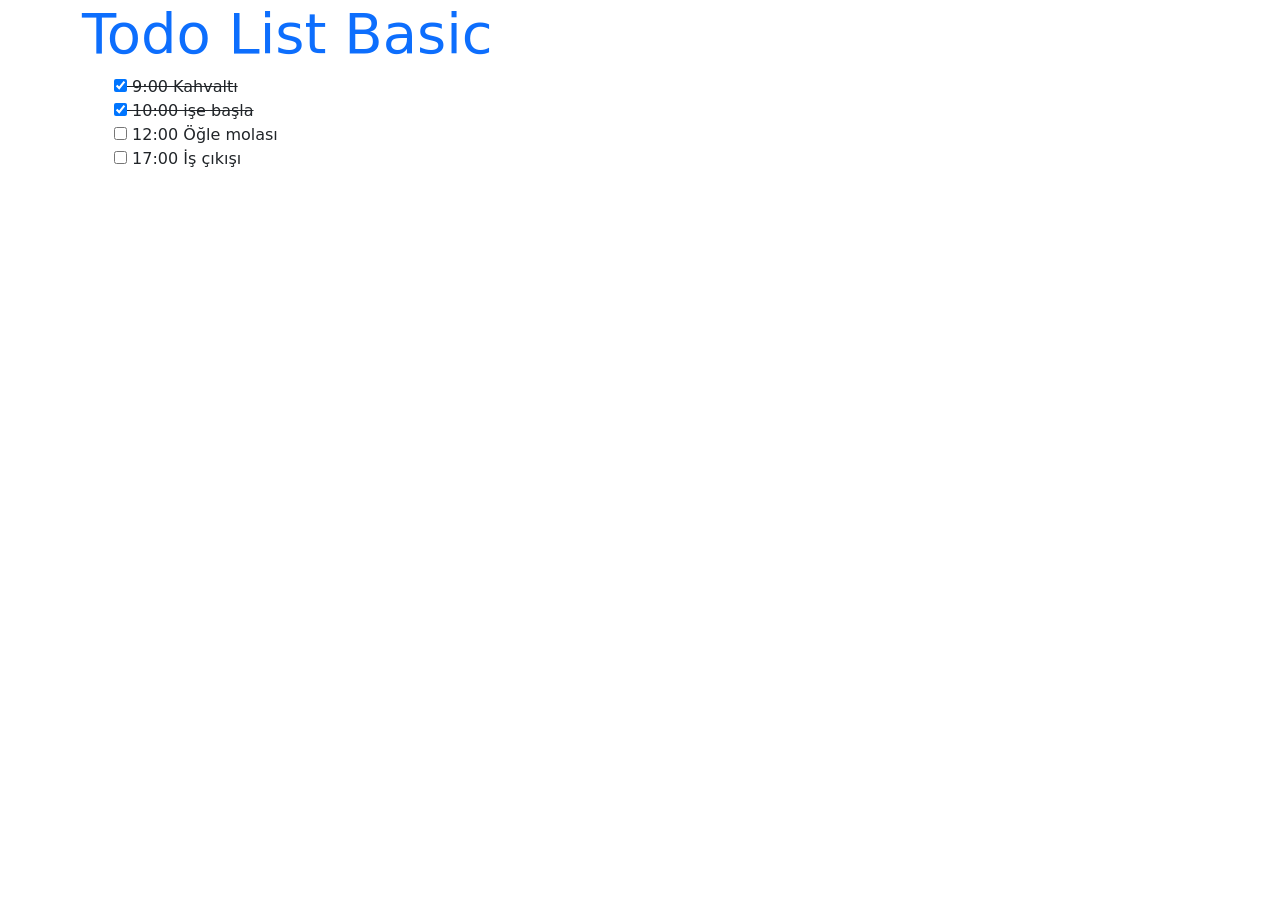
<file: BasicToDoList.html>
<!doctype html>
<html lang="en">

<head>
  <title>Title</title>
  <!-- Required meta tags -->
  <meta charset="utf-8">
  <meta name="viewport" content="width=device-width, initial-scale=1, shrink-to-fit=no">

  <!-- Bootstrap CSS v5.2.1 -->
  <link href="https://cdn.jsdelivr.net/npm/bootstrap@5.2.1/dist/css/bootstrap.min.css" rel="stylesheet"
    integrity="sha384-iYQeCzEYFbKjA/T2uDLTpkwGzCiq6soy8tYaI1GyVh/UjpbCx/TYkiZhlZB6+fzT" crossorigin="anonymous">

<style>
    li{
        list-style-type: none;
    }
</style>

</head>

<body class="container">
    <h1 class="text-primary display-4">Todo List Basic</h1>
    <ul>
        <li style="text-decoration:line-through;"> <input type="checkbox" checked/> 9:00 Kahvaltı</li>
        <li style="text-decoration:line-through;"> <input type="checkbox" checked/> 10:00 işe başla</li>
        <li> <input type="checkbox" /> 12:00 Öğle molası</li>
        <li> <input type="checkbox" /> 17:00 İş çıkışı</li>
    </ul>
  

  <!-- Bootstrap JavaScript Libraries -->
  <script src="https://cdn.jsdelivr.net/npm/@popperjs/core@2.11.6/dist/umd/popper.min.js"
    integrity="sha384-oBqDVmMz9ATKxIep9tiCxS/Z9fNfEXiDAYTujMAeBAsjFuCZSmKbSSUnQlmh/jp3" crossorigin="anonymous">
  </script>

  <script src="https://cdn.jsdelivr.net/npm/bootstrap@5.2.1/dist/js/bootstrap.min.js"
    integrity="sha384-7VPbUDkoPSGFnVtYi0QogXtr74QeVeeIs99Qfg5YCF+TidwNdjvaKZX19NZ/e6oz" crossorigin="anonymous">
  </script>
</body>

</html>
</file>
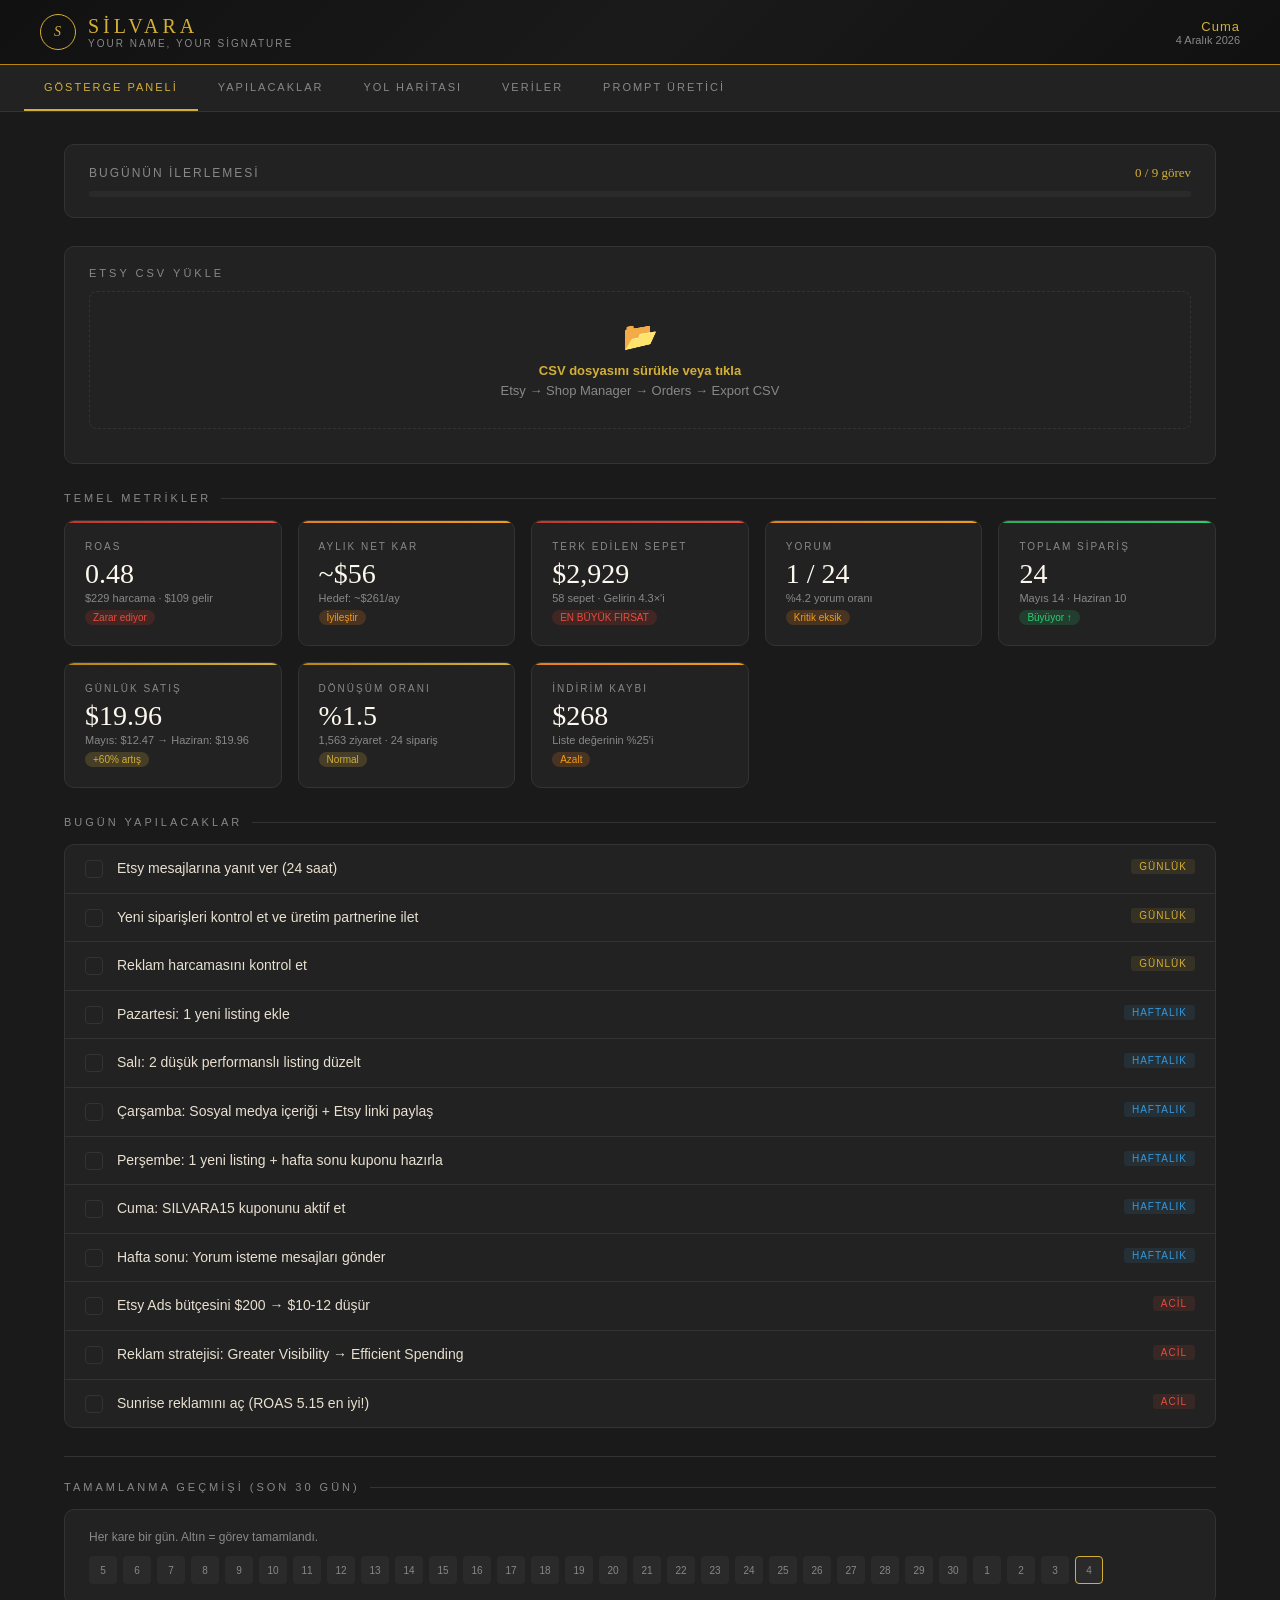
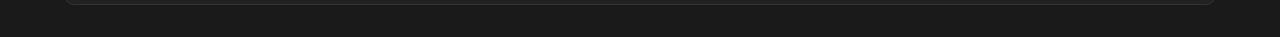
<file: silvara.html>
<!DOCTYPE html>
<html lang="tr">
<head>
<meta charset="UTF-8">
<meta name="viewport" content="width=device-width, initial-scale=1.0">
<title>Silvara — Yönetim Paneli</title>
<style>
  * { margin: 0; padding: 0; box-sizing: border-box; }

  :root {
    --gold: #D4AF37;
    --gold-dark: #B8860B;
    --bg: #1A1A1A;
    --bg2: #222222;
    --bg3: #2a2a2a;
    --cream: #FDF8EE;
    --cream2: #f0e8d5;
    --text: #e8e0d0;
    --text-muted: #888;
    --border: #333;
    --red: #c0392b;
    --orange: #e67e22;
    --green: #27ae60;
    --radius: 10px;
  }

  body {
    font-family: 'Georgia', serif;
    background: var(--bg);
    color: var(--text);
    min-height: 100vh;
  }

  /* ─── TOP HEADER ─── */
  .top-header {
    background: linear-gradient(135deg, #111 0%, #1a1a1a 50%, #111 100%);
    border-bottom: 1px solid var(--gold-dark);
    padding: 0 24px;
    position: sticky;
    top: 0;
    z-index: 100;
  }

  .header-inner {
    max-width: 1200px;
    margin: 0 auto;
    display: flex;
    align-items: center;
    justify-content: space-between;
    height: 64px;
  }

  .brand {
    display: flex;
    align-items: center;
    gap: 12px;
  }

  .brand-logo {
    width: 36px;
    height: 36px;
    border: 1.5px solid var(--gold);
    border-radius: 50%;
    display: flex;
    align-items: center;
    justify-content: center;
    font-size: 14px;
    color: var(--gold);
    letter-spacing: 1px;
    font-style: italic;
  }

  .brand-name {
    font-size: 20px;
    font-weight: normal;
    color: var(--gold);
    letter-spacing: 4px;
    text-transform: uppercase;
  }

  .brand-tagline {
    font-size: 10px;
    color: var(--text-muted);
    letter-spacing: 2px;
    text-transform: uppercase;
    font-family: 'Arial', sans-serif;
  }

  .header-date {
    text-align: right;
    font-family: 'Arial', sans-serif;
  }

  .header-date-day {
    font-size: 13px;
    color: var(--gold);
    letter-spacing: 1px;
  }

  .header-date-full {
    font-size: 11px;
    color: var(--text-muted);
  }

  /* ─── TABS ─── */
  .tabs-bar {
    background: var(--bg2);
    border-bottom: 1px solid var(--border);
    padding: 0 24px;
    display: flex;
    gap: 0;
    overflow-x: auto;
    -webkit-overflow-scrolling: touch;
    scrollbar-width: none;
  }

  .tabs-bar::-webkit-scrollbar { display: none; }

  .tab-btn {
    background: none;
    border: none;
    color: var(--text-muted);
    font-family: 'Arial', sans-serif;
    font-size: 11px;
    letter-spacing: 2px;
    text-transform: uppercase;
    padding: 16px 20px;
    cursor: pointer;
    border-bottom: 2px solid transparent;
    white-space: nowrap;
    transition: all 0.2s;
  }

  .tab-btn:hover { color: var(--cream); }

  .tab-btn.active {
    color: var(--gold);
    border-bottom-color: var(--gold);
  }

  /* ─── MAIN ─── */
  .main {
    max-width: 1200px;
    margin: 0 auto;
    padding: 32px 24px;
  }

  .tab-panel { display: none; }
  .tab-panel.active { display: block; }

  /* ─── DASHBOARD ─── */
  .progress-section {
    background: var(--bg2);
    border: 1px solid var(--border);
    border-radius: var(--radius);
    padding: 20px 24px;
    margin-bottom: 28px;
  }

  .progress-header {
    display: flex;
    justify-content: space-between;
    align-items: center;
    margin-bottom: 10px;
  }

  .progress-title {
    font-family: 'Arial', sans-serif;
    font-size: 12px;
    letter-spacing: 2px;
    text-transform: uppercase;
    color: var(--text-muted);
  }

  .progress-count {
    font-size: 13px;
    color: var(--gold);
  }

  .progress-bar-wrap {
    background: var(--bg3);
    border-radius: 4px;
    height: 6px;
    overflow: hidden;
  }

  .progress-bar-fill {
    height: 100%;
    background: linear-gradient(90deg, var(--gold-dark), var(--gold));
    border-radius: 4px;
    transition: width 0.4s ease;
  }

  /* Metrics Grid */
  .metrics-grid {
    display: grid;
    grid-template-columns: repeat(auto-fill, minmax(180px, 1fr));
    gap: 16px;
    margin-bottom: 28px;
  }

  .metric-card {
    background: var(--bg2);
    border: 1px solid var(--border);
    border-radius: var(--radius);
    padding: 20px;
    position: relative;
    overflow: hidden;
  }

  .metric-card::before {
    content: '';
    position: absolute;
    top: 0; left: 0; right: 0;
    height: 2px;
    background: linear-gradient(90deg, var(--gold-dark), var(--gold));
  }

  .metric-card.alert::before { background: linear-gradient(90deg, #c0392b, #e74c3c); }
  .metric-card.warning::before { background: linear-gradient(90deg, #e67e22, #f39c12); }
  .metric-card.good::before { background: linear-gradient(90deg, #27ae60, #2ecc71); }

  .metric-label {
    font-family: 'Arial', sans-serif;
    font-size: 10px;
    letter-spacing: 2px;
    text-transform: uppercase;
    color: var(--text-muted);
    margin-bottom: 8px;
  }

  .metric-value {
    font-size: 28px;
    color: var(--cream);
    font-weight: normal;
    line-height: 1;
    margin-bottom: 4px;
  }

  .metric-sub {
    font-family: 'Arial', sans-serif;
    font-size: 11px;
    color: var(--text-muted);
  }

  .metric-badge {
    display: inline-block;
    font-size: 10px;
    font-family: 'Arial', sans-serif;
    padding: 2px 8px;
    border-radius: 10px;
    margin-top: 6px;
  }

  .badge-red { background: rgba(192,57,43,0.2); color: #e74c3c; }
  .badge-orange { background: rgba(230,126,34,0.2); color: #f39c12; }
  .badge-green { background: rgba(39,174,96,0.2); color: #2ecc71; }
  .badge-gold { background: rgba(212,175,55,0.2); color: var(--gold); }

  /* Today Tasks */
  .section-title {
    font-size: 11px;
    letter-spacing: 3px;
    text-transform: uppercase;
    color: var(--text-muted);
    font-family: 'Arial', sans-serif;
    margin-bottom: 16px;
    display: flex;
    align-items: center;
    gap: 10px;
  }

  .section-title::after {
    content: '';
    flex: 1;
    height: 1px;
    background: var(--border);
  }

  .today-tasks {
    background: var(--bg2);
    border: 1px solid var(--border);
    border-radius: var(--radius);
    overflow: hidden;
    margin-bottom: 28px;
  }

  .today-task-item {
    display: flex;
    align-items: flex-start;
    gap: 14px;
    padding: 14px 20px;
    border-bottom: 1px solid var(--border);
    cursor: pointer;
    transition: background 0.15s;
  }

  .today-task-item:last-child { border-bottom: none; }
  .today-task-item:hover { background: var(--bg3); }

  .task-check {
    width: 18px;
    height: 18px;
    border: 1.5px solid var(--border);
    border-radius: 4px;
    display: flex;
    align-items: center;
    justify-content: center;
    flex-shrink: 0;
    margin-top: 1px;
    transition: all 0.2s;
  }

  .task-check.checked {
    background: var(--gold);
    border-color: var(--gold);
  }

  .task-check.checked::after {
    content: '✓';
    font-size: 11px;
    color: #111;
    font-weight: bold;
  }

  .task-text {
    font-family: 'Arial', sans-serif;
    font-size: 14px;
    color: var(--text);
    flex: 1;
    line-height: 1.4;
  }

  .task-text.done {
    text-decoration: line-through;
    color: var(--text-muted);
  }

  .task-category {
    font-size: 10px;
    letter-spacing: 1px;
    text-transform: uppercase;
    font-family: 'Arial', sans-serif;
    padding: 2px 8px;
    border-radius: 3px;
    flex-shrink: 0;
  }

  .cat-daily { background: rgba(212,175,55,0.1); color: var(--gold); }
  .cat-weekly { background: rgba(52,152,219,0.1); color: #3498db; }
  .cat-urgent { background: rgba(231,76,60,0.1); color: #e74c3c; }

  /* Streak */
  .streak-section {
    background: var(--bg2);
    border: 1px solid var(--border);
    border-radius: var(--radius);
    padding: 20px 24px;
  }

  .streak-grid {
    display: flex;
    gap: 6px;
    flex-wrap: wrap;
    margin-top: 12px;
  }

  .streak-day {
    width: 28px;
    height: 28px;
    border-radius: 4px;
    background: var(--bg3);
    display: flex;
    align-items: center;
    justify-content: center;
    font-size: 10px;
    font-family: 'Arial', sans-serif;
    color: var(--text-muted);
    cursor: default;
  }

  .streak-day.has-tasks {
    background: rgba(212,175,55,0.2);
    color: var(--gold);
  }

  .streak-day.today {
    border: 1.5px solid var(--gold);
  }

  /* ─── TODO ─── */
  .todo-section {
    margin-bottom: 32px;
  }

  .todo-section-header {
    display: flex;
    align-items: center;
    gap: 12px;
    margin-bottom: 12px;
  }

  .phase-badge {
    font-size: 10px;
    letter-spacing: 2px;
    text-transform: uppercase;
    font-family: 'Arial', sans-serif;
    padding: 4px 12px;
    border-radius: 20px;
    border: 1px solid;
  }

  .phase-short { border-color: #e74c3c; color: #e74c3c; background: rgba(231,76,60,0.08); }
  .phase-mid { border-color: #f39c12; color: #f39c12; background: rgba(243,156,18,0.08); }
  .phase-long { border-color: #27ae60; color: #27ae60; background: rgba(39,174,96,0.08); }
  .phase-regular { border-color: #3498db; color: #3498db; background: rgba(52,152,219,0.08); }

  .phase-count {
    font-family: 'Arial', sans-serif;
    font-size: 12px;
    color: var(--text-muted);
    margin-left: auto;
  }

  .todo-list {
    background: var(--bg2);
    border: 1px solid var(--border);
    border-radius: var(--radius);
    overflow: hidden;
  }

  .todo-item {
    border-bottom: 1px solid var(--border);
  }

  .todo-item:last-child { border-bottom: none; }

  .todo-item-main {
    display: flex;
    align-items: flex-start;
    gap: 14px;
    padding: 14px 18px;
    cursor: pointer;
    transition: background 0.15s;
  }

  .todo-item-main:hover { background: var(--bg3); }

  .todo-item-text {
    flex: 1;
    font-family: 'Arial', sans-serif;
    font-size: 14px;
    color: var(--text);
    line-height: 1.4;
  }

  .todo-item-text.done {
    text-decoration: line-through;
    color: var(--text-muted);
  }

  .todo-item-actions {
    display: flex;
    gap: 8px;
    align-items: center;
  }

  .btn-icon {
    background: none;
    border: none;
    color: var(--text-muted);
    cursor: pointer;
    font-size: 14px;
    padding: 2px 6px;
    border-radius: 4px;
    transition: all 0.15s;
    font-family: 'Arial', sans-serif;
  }

  .btn-icon:hover { color: var(--cream); background: var(--bg3); }
  .btn-icon.delete:hover { color: #e74c3c; }

  .todo-note {
    padding: 0 18px 12px 46px;
    display: none;
  }

  .todo-note.open { display: block; }

  .todo-note textarea {
    width: 100%;
    background: var(--bg3);
    border: 1px solid var(--border);
    border-radius: 6px;
    color: var(--text);
    font-family: 'Arial', sans-serif;
    font-size: 13px;
    padding: 10px;
    resize: vertical;
    min-height: 60px;
    outline: none;
  }

  .todo-note textarea:focus { border-color: var(--gold-dark); }

  /* Add task */
  .add-task-row {
    display: flex;
    gap: 10px;
    margin-top: 10px;
  }

  .add-task-input {
    flex: 1;
    background: var(--bg2);
    border: 1px solid var(--border);
    border-radius: 8px;
    color: var(--text);
    font-family: 'Arial', sans-serif;
    font-size: 14px;
    padding: 10px 14px;
    outline: none;
  }

  .add-task-input:focus { border-color: var(--gold-dark); }

  .btn-add {
    background: none;
    border: 1px solid var(--gold-dark);
    color: var(--gold);
    font-family: 'Arial', sans-serif;
    font-size: 12px;
    letter-spacing: 1px;
    padding: 10px 18px;
    border-radius: 8px;
    cursor: pointer;
    transition: all 0.2s;
  }

  .btn-add:hover { background: rgba(212,175,55,0.1); }

  /* ─── ROADMAP ─── */
  .roadmap-phase {
    margin-bottom: 32px;
  }

  .roadmap-phase-header {
    display: flex;
    align-items: center;
    gap: 16px;
    margin-bottom: 16px;
  }

  .roadmap-phase-title {
    font-size: 18px;
    color: var(--cream);
    font-weight: normal;
  }

  .roadmap-phase-time {
    font-family: 'Arial', sans-serif;
    font-size: 11px;
    color: var(--text-muted);
    letter-spacing: 1px;
  }

  .roadmap-percent {
    margin-left: auto;
    font-family: 'Arial', sans-serif;
    font-size: 13px;
    color: var(--gold);
  }

  .roadmap-progress {
    background: var(--bg3);
    border-radius: 4px;
    height: 4px;
    margin-bottom: 16px;
    overflow: hidden;
  }

  .roadmap-progress-fill {
    height: 100%;
    border-radius: 4px;
    transition: width 0.4s ease;
  }

  .fill-red { background: linear-gradient(90deg, #c0392b, #e74c3c); }
  .fill-orange { background: linear-gradient(90deg, #e67e22, #f39c12); }
  .fill-green { background: linear-gradient(90deg, #27ae60, #2ecc71); }

  .roadmap-items {
    display: grid;
    gap: 8px;
  }

  .roadmap-item {
    display: flex;
    align-items: center;
    gap: 12px;
    background: var(--bg2);
    border: 1px solid var(--border);
    border-radius: 8px;
    padding: 12px 16px;
  }

  .roadmap-item.done {
    opacity: 0.6;
  }

  .roadmap-item-num {
    width: 24px;
    height: 24px;
    border-radius: 50%;
    display: flex;
    align-items: center;
    justify-content: center;
    font-family: 'Arial', sans-serif;
    font-size: 11px;
    flex-shrink: 0;
    font-weight: bold;
  }

  .num-red { background: rgba(231,76,60,0.15); color: #e74c3c; }
  .num-orange { background: rgba(243,156,18,0.15); color: #f39c12; }
  .num-green { background: rgba(39,174,96,0.15); color: #2ecc71; }

  .roadmap-item-text {
    font-family: 'Arial', sans-serif;
    font-size: 14px;
    color: var(--text);
    flex: 1;
  }

  .roadmap-item.done .roadmap-item-text {
    text-decoration: line-through;
    color: var(--text-muted);
  }

  .roadmap-check {
    font-size: 16px;
    cursor: pointer;
    color: var(--text-muted);
    flex-shrink: 0;
  }

  .roadmap-check.done { color: var(--gold); }

  /* ─── DATA ─── */
  .data-section {
    margin-bottom: 36px;
  }

  .data-title {
    font-size: 16px;
    color: var(--gold);
    font-weight: normal;
    margin-bottom: 16px;
    padding-bottom: 8px;
    border-bottom: 1px solid var(--border);
    letter-spacing: 1px;
  }

  .data-table-wrap {
    overflow-x: auto;
    border-radius: var(--radius);
  }

  table {
    width: 100%;
    border-collapse: collapse;
    font-family: 'Arial', sans-serif;
    font-size: 13px;
  }

  th {
    background: var(--bg3);
    color: var(--text-muted);
    font-size: 10px;
    letter-spacing: 2px;
    text-transform: uppercase;
    padding: 10px 14px;
    text-align: left;
    border-bottom: 1px solid var(--border);
  }

  td {
    padding: 11px 14px;
    border-bottom: 1px solid var(--border);
    color: var(--text);
    background: var(--bg2);
  }

  tr:last-child td { border-bottom: none; }
  tr:hover td { background: var(--bg3); }

  td.highlight { color: var(--gold); font-weight: bold; }
  td.red { color: #e74c3c; }
  td.green { color: #2ecc71; }
  td.orange { color: #f39c12; }

  .data-stats {
    display: grid;
    grid-template-columns: repeat(auto-fill, minmax(160px, 1fr));
    gap: 12px;
    margin-bottom: 20px;
  }

  .stat-pill {
    background: var(--bg2);
    border: 1px solid var(--border);
    border-radius: 8px;
    padding: 14px 16px;
  }

  .stat-pill-label {
    font-family: 'Arial', sans-serif;
    font-size: 10px;
    letter-spacing: 1.5px;
    text-transform: uppercase;
    color: var(--text-muted);
    margin-bottom: 6px;
  }

  .stat-pill-val {
    font-size: 20px;
    color: var(--cream);
  }

  .insights-list {
    background: var(--bg2);
    border: 1px solid var(--border);
    border-radius: var(--radius);
    overflow: hidden;
  }

  .insight-item {
    display: flex;
    align-items: flex-start;
    gap: 12px;
    padding: 14px 18px;
    border-bottom: 1px solid var(--border);
    font-family: 'Arial', sans-serif;
    font-size: 14px;
  }

  .insight-item:last-child { border-bottom: none; }

  .insight-icon {
    font-size: 16px;
    flex-shrink: 0;
    margin-top: 1px;
  }

  /* ─── PROMPT TAB ─── */
  .prompt-layout {
    display: grid;
    grid-template-columns: 320px 1fr;
    gap: 24px;
    align-items: start;
  }

  @media (max-width: 800px) {
    .prompt-layout { grid-template-columns: 1fr; }
  }

  .prompt-panel {
    background: var(--bg2);
    border: 1px solid var(--border);
    border-radius: var(--radius);
    padding: 20px;
    position: sticky;
    top: 80px;
  }

  .prompt-panel-title {
    font-family: 'Arial', sans-serif;
    font-size: 10px;
    letter-spacing: 3px;
    text-transform: uppercase;
    color: var(--text-muted);
    margin-bottom: 16px;
  }

  /* Gender toggle */
  .gender-toggle {
    display: grid;
    grid-template-columns: 1fr 1fr;
    gap: 10px;
    margin-bottom: 20px;
  }

  .gender-btn {
    background: var(--bg3);
    border: 1.5px solid var(--border);
    border-radius: 8px;
    padding: 16px 10px;
    cursor: pointer;
    text-align: center;
    transition: all 0.2s;
  }

  .gender-btn:hover { border-color: var(--gold-dark); }

  .gender-btn.active {
    border-color: var(--gold);
    background: rgba(212,175,55,0.08);
  }

  .gender-icon { font-size: 32px; display: block; margin-bottom: 6px; }

  .gender-label {
    font-family: 'Arial', sans-serif;
    font-size: 11px;
    letter-spacing: 2px;
    text-transform: uppercase;
    color: var(--text-muted);
  }

  .gender-btn.active .gender-label { color: var(--gold); }

  /* Model style selector */
  .prompt-select-label {
    font-family: 'Arial', sans-serif;
    font-size: 10px;
    letter-spacing: 2px;
    text-transform: uppercase;
    color: var(--text-muted);
    margin-bottom: 8px;
    display: block;
  }

  .prompt-select {
    width: 100%;
    background: var(--bg3);
    border: 1px solid var(--border);
    border-radius: 8px;
    color: var(--text);
    font-family: 'Arial', sans-serif;
    font-size: 13px;
    padding: 10px 12px;
    outline: none;
    margin-bottom: 14px;
    cursor: pointer;
    appearance: none;
    background-image: url("data:image/svg+xml,%3Csvg xmlns='http://www.w3.org/2000/svg' width='12' height='12' viewBox='0 0 12 12'%3E%3Cpath fill='%23888' d='M6 8L1 3h10z'/%3E%3C/svg%3E");
    background-repeat: no-repeat;
    background-position: right 12px center;
  }

  .prompt-select:focus { border-color: var(--gold-dark); }

  /* Jewelry type chips */
  .jewelry-chips {
    display: flex;
    flex-wrap: wrap;
    gap: 6px;
    margin-bottom: 14px;
  }

  .jewelry-chip {
    font-family: 'Arial', sans-serif;
    font-size: 11px;
    padding: 5px 12px;
    border-radius: 20px;
    border: 1px solid var(--border);
    color: var(--text-muted);
    cursor: pointer;
    transition: all 0.15s;
    background: none;
  }

  .jewelry-chip:hover { border-color: var(--gold-dark); color: var(--text); }
  .jewelry-chip.active { border-color: var(--gold); color: var(--gold); background: rgba(212,175,55,0.1); }

  /* Language toggle */
  .lang-toggle {
    display: flex;
    gap: 8px;
    margin-bottom: 20px;
  }

  .lang-btn {
    flex: 1;
    background: var(--bg3);
    border: 1px solid var(--border);
    border-radius: 6px;
    color: var(--text-muted);
    font-family: 'Arial', sans-serif;
    font-size: 11px;
    letter-spacing: 1px;
    padding: 8px;
    cursor: pointer;
    transition: all 0.15s;
    text-align: center;
  }

  .lang-btn.active { border-color: var(--gold); color: var(--gold); background: rgba(212,175,55,0.08); }

  .btn-generate {
    width: 100%;
    background: linear-gradient(135deg, var(--gold-dark), var(--gold));
    border: none;
    border-radius: 8px;
    color: #111;
    font-family: 'Arial', sans-serif;
    font-size: 12px;
    letter-spacing: 2px;
    text-transform: uppercase;
    padding: 14px;
    cursor: pointer;
    font-weight: bold;
    transition: opacity 0.2s;
  }

  .btn-generate:hover { opacity: 0.88; }

  /* Prompt output */
  .prompt-output-area {
    display: flex;
    flex-direction: column;
    gap: 16px;
  }

  .prompt-card {
    background: var(--bg2);
    border: 1px solid var(--border);
    border-radius: var(--radius);
    overflow: hidden;
  }

  .prompt-card-header {
    display: flex;
    align-items: center;
    justify-content: space-between;
    padding: 12px 16px;
    border-bottom: 1px solid var(--border);
    background: var(--bg3);
  }

  .prompt-card-title {
    font-family: 'Arial', sans-serif;
    font-size: 10px;
    letter-spacing: 2px;
    text-transform: uppercase;
    color: var(--text-muted);
  }

  .prompt-card-tag {
    font-family: 'Arial', sans-serif;
    font-size: 10px;
    padding: 2px 8px;
    border-radius: 10px;
    background: rgba(212,175,55,0.15);
    color: var(--gold);
  }

  .prompt-text {
    padding: 16px;
    font-family: 'Arial', sans-serif;
    font-size: 13px;
    color: var(--text);
    line-height: 1.7;
    white-space: pre-wrap;
  }

  .prompt-card-footer {
    display: flex;
    gap: 8px;
    padding: 10px 16px;
    border-top: 1px solid var(--border);
  }

  .btn-copy {
    background: none;
    border: 1px solid var(--border);
    border-radius: 6px;
    color: var(--text-muted);
    font-family: 'Arial', sans-serif;
    font-size: 11px;
    padding: 6px 14px;
    cursor: pointer;
    transition: all 0.15s;
  }

  .btn-copy:hover { border-color: var(--gold-dark); color: var(--gold); }
  .btn-copy.copied { border-color: #27ae60; color: #2ecc71; }

  .prompt-placeholder {
    background: var(--bg2);
    border: 1.5px dashed var(--border);
    border-radius: var(--radius);
    padding: 60px 32px;
    text-align: center;
    color: var(--text-muted);
    font-family: 'Arial', sans-serif;
    font-size: 14px;
  }

  .prompt-placeholder-icon { font-size: 36px; margin-bottom: 12px; }

  /* ─── RESPONSIVE ─── */
  @media (max-width: 640px) {
    .main { padding: 20px 16px; }
    .metrics-grid { grid-template-columns: 1fr 1fr; }
    .brand-tagline { display: none; }
    .metric-value { font-size: 22px; }
  }

  /* ─── DIVIDER ─── */
  .divider {
    height: 1px;
    background: var(--border);
    margin: 24px 0;
  }

  /* Archived badge */
  .archived-label {
    font-family: 'Arial', sans-serif;
    font-size: 10px;
    letter-spacing: 1px;
    color: var(--text-muted);
    padding: 2px 8px;
    border: 1px solid var(--border);
    border-radius: 10px;
  }

  .empty-state {
    text-align: center;
    padding: 32px;
    color: var(--text-muted);
    font-family: 'Arial', sans-serif;
    font-size: 13px;
    font-style: italic;
  }

  .reset-btn {
    font-family: 'Arial', sans-serif;
    font-size: 11px;
    color: var(--text-muted);
    background: none;
    border: 1px solid var(--border);
    border-radius: 4px;
    padding: 4px 10px;
    cursor: pointer;
    margin-left: 8px;
  }

  .reset-btn:hover { color: var(--cream); border-color: var(--gold-dark); }

  /* ─── CSV UPLOAD ─── */
  .csv-upload-section {
    background: var(--bg2);
    border: 1px solid var(--border);
    border-radius: var(--radius);
    padding: 20px 24px;
    margin-bottom: 28px;
  }

  .csv-drop-zone {
    border: 1.5px dashed var(--border);
    border-radius: 8px;
    padding: 28px;
    text-align: center;
    cursor: pointer;
    transition: all 0.2s;
    position: relative;
  }

  .csv-drop-zone:hover, .csv-drop-zone.drag-over {
    border-color: var(--gold-dark);
    background: rgba(212,175,55,0.04);
  }

  .csv-drop-zone input[type="file"] {
    position: absolute;
    inset: 0;
    opacity: 0;
    cursor: pointer;
    width: 100%;
    height: 100%;
  }

  .csv-drop-icon {
    font-size: 28px;
    margin-bottom: 8px;
  }

  .csv-drop-text {
    font-family: 'Arial', sans-serif;
    font-size: 13px;
    color: var(--text-muted);
    line-height: 1.5;
  }

  .csv-drop-text strong { color: var(--gold); }

  .csv-status {
    margin-top: 14px;
    font-family: 'Arial', sans-serif;
    font-size: 12px;
  }

  .csv-status.ok { color: #2ecc71; }
  .csv-status.err { color: #e74c3c; }

  .csv-last-upload {
    font-family: 'Arial', sans-serif;
    font-size: 11px;
    color: var(--text-muted);
    margin-top: 6px;
  }

  .csv-last-upload span { color: var(--gold); }

  .btn-clear-csv {
    background: none;
    border: 1px solid #c0392b;
    color: #e74c3c;
    font-family: 'Arial', sans-serif;
    font-size: 11px;
    padding: 4px 12px;
    border-radius: 4px;
    cursor: pointer;
    margin-top: 8px;
  }

  .btn-clear-csv:hover { background: rgba(192,57,43,0.1); }

  /* CSV orders table */
  .csv-orders-section { margin-top: 0; }

  /* Week schedule */
  .week-grid {
    display: grid;
    grid-template-columns: repeat(auto-fill, minmax(140px, 1fr));
    gap: 10px;
    margin-top: 12px;
  }

  .week-card {
    background: var(--bg2);
    border: 1px solid var(--border);
    border-radius: 8px;
    padding: 14px;
  }

  .week-day {
    font-family: 'Arial', sans-serif;
    font-size: 10px;
    letter-spacing: 2px;
    text-transform: uppercase;
    color: var(--gold);
    margin-bottom: 6px;
  }

  .week-task {
    font-family: 'Arial', sans-serif;
    font-size: 12px;
    color: var(--text);
    line-height: 1.4;
  }
</style>
</head>
<body>

<!-- TOP HEADER -->
<header class="top-header">
  <div class="header-inner">
    <div class="brand">
      <div class="brand-logo">S</div>
      <div>
        <div class="brand-name">Silvara</div>
        <div class="brand-tagline">Your Name, Your Signature</div>
      </div>
    </div>
    <div class="header-date">
      <div class="header-date-day" id="headerDay"></div>
      <div class="header-date-full" id="headerDateFull"></div>
    </div>
  </div>
</header>

<!-- TABS -->
<nav class="tabs-bar">
  <button class="tab-btn active" onclick="switchTab('dashboard')">Gösterge Paneli</button>
  <button class="tab-btn" onclick="switchTab('todo')">Yapılacaklar</button>
  <button class="tab-btn" onclick="switchTab('roadmap')">Yol Haritası</button>
  <button class="tab-btn" onclick="switchTab('data')">Veriler</button>
  <button class="tab-btn" onclick="switchTab('prompt')">Prompt Üretici</button>
</nav>

<main class="main">

  <!-- ══════════════════════════════════════════════
       TAB 1: DASHBOARD
  ══════════════════════════════════════════════ -->
  <div id="tab-dashboard" class="tab-panel active">

    <!-- Progress bar -->
    <div class="progress-section">
      <div class="progress-header">
        <span class="progress-title">Bugünün İlerlemesi</span>
        <span class="progress-count" id="dashProgress">0 / 0 görev</span>
      </div>
      <div class="progress-bar-wrap">
        <div class="progress-bar-fill" id="dashProgressBar" style="width:0%"></div>
      </div>
    </div>

    <!-- CSV Upload -->
    <div class="csv-upload-section">
      <div style="display:flex;align-items:center;justify-content:space-between;margin-bottom:12px;">
        <div class="section-title" style="margin:0;">Etsy CSV Yükle</div>
        <div id="csvLastUpload" class="csv-last-upload"></div>
      </div>
      <div class="csv-drop-zone" id="csvDropZone">
        <input type="file" accept=".csv" id="csvFileInput" onchange="handleCsvFile(this.files[0])">
        <div class="csv-drop-icon">📂</div>
        <div class="csv-drop-text">
          <strong>CSV dosyasını sürükle veya tıkla</strong><br>
          Etsy → Shop Manager → Orders → Export CSV
        </div>
      </div>
      <div id="csvStatus" class="csv-status"></div>
      <div id="csvClearBtn" style="display:none">
        <button class="btn-clear-csv" onclick="clearCsvData()">Yüklenen veriyi temizle</button>
      </div>
    </div>

    <!-- Metrics -->
    <div class="section-title">Temel Metrikler</div>
    <div class="metrics-grid" id="metricsGrid"></div>

    <!-- Today's tasks -->
    <div class="section-title">Bugün Yapılacaklar</div>
    <div class="today-tasks" id="todayTasksList"></div>

    <div class="divider"></div>

    <!-- Streak -->
    <div class="section-title">Tamamlanma Geçmişi (Son 30 Gün)</div>
    <div class="streak-section">
      <div style="font-family:'Arial',sans-serif;font-size:12px;color:var(--text-muted);margin-bottom:4px;">
        Her kare bir gün. Altın = görev tamamlandı.
      </div>
      <div class="streak-grid" id="streakGrid"></div>
    </div>

  </div>

  <!-- ══════════════════════════════════════════════
       TAB 2: TODO
  ══════════════════════════════════════════════ -->
  <div id="tab-todo" class="tab-panel">

    <!-- Short-term -->
    <div class="todo-section">
      <div class="todo-section-header">
        <span class="phase-badge phase-short">🔴 Kısa Vade</span>
        <span style="font-family:'Arial',sans-serif;font-size:12px;color:var(--text-muted);">Bu hafta</span>
        <span class="phase-count" id="count-short"></span>
      </div>
      <div class="todo-list" id="list-short"></div>
      <div class="add-task-row">
        <input class="add-task-input" id="input-short" placeholder="Yeni kısa vade görevi ekle..." onkeydown="if(event.key==='Enter')addTask('short')">
        <button class="btn-add" onclick="addTask('short')">+ Ekle</button>
      </div>
    </div>

    <!-- Mid-term -->
    <div class="todo-section">
      <div class="todo-section-header">
        <span class="phase-badge phase-mid">🟡 Orta Vade</span>
        <span style="font-family:'Arial',sans-serif;font-size:12px;color:var(--text-muted);">2-4 hafta</span>
        <span class="phase-count" id="count-mid"></span>
      </div>
      <div class="todo-list" id="list-mid"></div>
      <div class="add-task-row">
        <input class="add-task-input" id="input-mid" placeholder="Yeni orta vade görevi ekle..." onkeydown="if(event.key==='Enter')addTask('mid')">
        <button class="btn-add" onclick="addTask('mid')">+ Ekle</button>
      </div>
    </div>

    <!-- Long-term -->
    <div class="todo-section">
      <div class="todo-section-header">
        <span class="phase-badge phase-long">🟢 Uzun Vade</span>
        <span style="font-family:'Arial',sans-serif;font-size:12px;color:var(--text-muted);">1-3 ay</span>
        <span class="phase-count" id="count-long"></span>
      </div>
      <div class="todo-list" id="list-long"></div>
      <div class="add-task-row">
        <input class="add-task-input" id="input-long" placeholder="Yeni uzun vade görevi ekle..." onkeydown="if(event.key==='Enter')addTask('long')">
        <button class="btn-add" onclick="addTask('long')">+ Ekle</button>
      </div>
    </div>

    <!-- Regular -->
    <div class="todo-section">
      <div class="todo-section-header">
        <span class="phase-badge phase-regular">🔵 Düzenli</span>
        <span style="font-family:'Arial',sans-serif;font-size:12px;color:var(--text-muted);">Günlük / Haftalık</span>
        <button class="reset-btn" onclick="resetRegular()">Sıfırla</button>
        <span class="phase-count" id="count-regular"></span>
      </div>
      <div class="todo-list" id="list-regular"></div>
      <div class="add-task-row">
        <input class="add-task-input" id="input-regular" placeholder="Yeni düzenli görev ekle..." onkeydown="if(event.key==='Enter')addTask('regular')">
        <button class="btn-add" onclick="addTask('regular')">+ Ekle</button>
      </div>
    </div>

  </div>

  <!-- ══════════════════════════════════════════════
       TAB 3: ROADMAP
  ══════════════════════════════════════════════ -->
  <div id="tab-roadmap" class="tab-panel">

    <div class="roadmap-phase">
      <div class="roadmap-phase-header">
        <span style="font-size:20px;">🔴</span>
        <div>
          <div class="roadmap-phase-title">Kısa Vade</div>
          <div class="roadmap-phase-time">Bu Hafta — En Yüksek Etki</div>
        </div>
        <div class="roadmap-percent" id="pct-short">0%</div>
      </div>
      <div class="roadmap-progress">
        <div class="roadmap-progress-fill fill-red" id="bar-short" style="width:0%"></div>
      </div>
      <div class="roadmap-items" id="roadmap-short"></div>
    </div>

    <div class="roadmap-phase">
      <div class="roadmap-phase-header">
        <span style="font-size:20px;">🟡</span>
        <div>
          <div class="roadmap-phase-title">Orta Vade</div>
          <div class="roadmap-phase-time">2-4 Hafta</div>
        </div>
        <div class="roadmap-percent" id="pct-mid">0%</div>
      </div>
      <div class="roadmap-progress">
        <div class="roadmap-progress-fill fill-orange" id="bar-mid" style="width:0%"></div>
      </div>
      <div class="roadmap-items" id="roadmap-mid"></div>
    </div>

    <div class="roadmap-phase">
      <div class="roadmap-phase-header">
        <span style="font-size:20px;">🟢</span>
        <div>
          <div class="roadmap-phase-title">Uzun Vade</div>
          <div class="roadmap-phase-time">1-3 Ay</div>
        </div>
        <div class="roadmap-percent" id="pct-long">0%</div>
      </div>
      <div class="roadmap-progress">
        <div class="roadmap-progress-fill fill-green" id="bar-long" style="width:0%"></div>
      </div>
      <div class="roadmap-items" id="roadmap-long"></div>
    </div>

  </div>

  <!-- ══════════════════════════════════════════════
       TAB 4: DATA
  ══════════════════════════════════════════════ -->
  <div id="tab-data" class="tab-panel">

    <!-- CSV Live Data -->
    <div id="csvLiveSection" style="display:none" class="data-section csv-orders-section">
      <div class="data-title" id="csvLiveTitle">CSV'den Yüklenen Siparişler</div>
      <div id="csvLiveStats" class="data-stats"></div>
      <div class="data-table-wrap" style="margin-top:12px;">
        <table id="csvLiveTable"></table>
      </div>
      <div id="csvCountryTable" style="margin-top:16px;"></div>
    </div>

    <div class="data-section">
      <div class="data-title">Sabit Referans — Satış Verileri (Mayıs + Haziran 2026)</div>
      <div class="data-stats">
        <div class="stat-pill"><div class="stat-pill-label">Toplam Sipariş</div><div class="stat-pill-val">24</div></div>
        <div class="stat-pill"><div class="stat-pill-label">Tahsil Edilen</div><div class="stat-pill-val">$785</div></div>
        <div class="stat-pill"><div class="stat-pill-label">Liste Değeri</div><div class="stat-pill-val">$1,053</div></div>
        <div class="stat-pill"><div class="stat-pill-label">İndirim Kaybı</div><div class="stat-pill-val">$268</div></div>
        <div class="stat-pill"><div class="stat-pill-label">Ort. İndirim</div><div class="stat-pill-val">%35</div></div>
        <div class="stat-pill"><div class="stat-pill-label">Mayıs Günlük</div><div class="stat-pill-val">$12.47</div></div>
        <div class="stat-pill"><div class="stat-pill-label">Haziran Günlük</div><div class="stat-pill-val">$19.96</div></div>
        <div class="stat-pill"><div class="stat-pill-label">Ücretsiz Kargo</div><div class="stat-pill-val">23/24</div></div>
      </div>
      <div class="data-table-wrap">
        <table>
          <tr><th>Uzunluk</th><th>Sipariş</th><th>Oran</th></tr>
          <tr><td>18"</td><td class="highlight">12</td><td>%50</td></tr>
          <tr><td>16"</td><td>7</td><td>%29</td></tr>
          <tr><td>20"</td><td>5</td><td>%21</td></tr>
        </table>
      </div>
    </div>

    <div class="data-section">
      <div class="data-title">Ülke Dağılımı</div>
      <div class="data-table-wrap">
        <table>
          <tr><th>Ülke</th><th>Sipariş</th></tr>
          <tr><td>🇺🇸 ABD</td><td class="highlight">9</td></tr>
          <tr><td>🇩🇪 Almanya</td><td>5</td></tr>
          <tr><td>🇬🇧 İngiltere</td><td>2</td></tr>
          <tr><td>🇨🇦 Kanada</td><td>2</td></tr>
          <tr><td>🇦🇺 Avustralya</td><td>2</td></tr>
          <tr><td>Diğer</td><td>4</td></tr>
        </table>
      </div>
    </div>

    <div class="data-section">
      <div class="data-title">Karlılık Analizi — Pirinç Ürün ($49.99 liste)</div>
      <div class="data-table-wrap">
        <table>
          <tr><th>Senaryo</th><th>ABD Net</th><th>ABD Marj</th><th>Almanya Net</th><th>Almanya Marj</th></tr>
          <tr><td>%35 indirim (eski)</td><td>$12</td><td>%37</td><td>$6</td><td class="red">%19</td></tr>
          <tr><td>%25 indirim (şu an)</td><td>$16.48</td><td>%44</td><td>$10.48</td><td class="orange">%28</td></tr>
          <tr><td class="highlight">%15 indirim (hedef)</td><td class="green">$21</td><td class="green">%49</td><td class="green">$15</td><td class="green">%41</td></tr>
        </table>
      </div>
      <div style="font-family:'Arial',sans-serif;font-size:12px;color:var(--text-muted);margin-top:10px;">
        Aylık net: şu an ~$56 → hedef ~$261 (aynı sipariş adediyle)
      </div>
    </div>

    <div class="data-section">
      <div class="data-title">Malzeme & Maliyet Yapısı</div>
      <div class="data-table-wrap">
        <table>
          <tr><th>Malzeme</th><th>Satış Fiyatı</th><th>Üretim Maliyeti</th></tr>
          <tr><td>Pirinç / 14K altın kaplama</td><td>$30-35</td><td>$8-10</td></tr>
          <tr><td>925 Ayar gümüş / altın kaplama</td><td>$50-60</td><td>$15-20</td></tr>
          <tr><td>Solid Gold</td><td>$300-700</td><td>$150-300</td></tr>
        </table>
      </div>
    </div>

    <div class="data-section">
      <div class="data-title">Reklam Performansı (Aralık 2025 - Haziran 2026)</div>
      <div class="data-stats">
        <div class="stat-pill"><div class="stat-pill-label">Toplam Harcama</div><div class="stat-pill-val red">$229</div></div>
        <div class="stat-pill"><div class="stat-pill-label">Reklam Geliri</div><div class="stat-pill-val">$109</div></div>
        <div class="stat-pill"><div class="stat-pill-label">ROAS</div><div class="stat-pill-val red">0.48</div></div>
        <div class="stat-pill"><div class="stat-pill-label">Net Zarar</div><div class="stat-pill-val red">-$119</div></div>
        <div class="stat-pill"><div class="stat-pill-label">Görüntülenme</div><div class="stat-pill-val">38K</div></div>
        <div class="stat-pill"><div class="stat-pill-label">Tık</div><div class="stat-pill-val">646</div></div>
      </div>
      <div class="data-table-wrap">
        <table>
          <tr><th>Listing</th><th>Durum</th><th>ROAS</th><th>Karar</th></tr>
          <tr><td class="highlight">Sunrise ☀️</td><td class="orange">KAPALI</td><td class="green">5.15</td><td class="green">Hemen aç</td></tr>
          <tr><td>Güvercin / Dove</td><td class="green">Aktif</td><td>1.82</td><td>Devam et</td></tr>
          <tr><td>Lotus</td><td class="green">Aktif</td><td class="red">0</td><td class="red">Kapat (organik)</td></tr>
          <tr><td>Kuş / Bird</td><td class="green">Aktif</td><td class="red">0</td><td class="red">Kapat</td></tr>
          <tr><td>Arı / Bee</td><td class="green">Aktif</td><td class="red">0</td><td class="orange">Bekle / küçült</td></tr>
          <tr><td>North Star</td><td>Kapalı</td><td>0 (CTR %2.6)</td><td>Listing düzelt, test</td></tr>
          <tr><td>Compass</td><td>Kapalı</td><td>0 (CTR %2.3)</td><td>Listing düzelt, test</td></tr>
          <tr><td>Chili Pepper</td><td>Kapalı</td><td>0 (CTR %2.1)</td><td>Listing düzelt, $39'a çek</td></tr>
        </table>
      </div>
    </div>

    <div class="data-section">
      <div class="data-title">Organik Mağaza İstatistikleri</div>
      <div class="data-stats">
        <div class="stat-pill"><div class="stat-pill-label">Ziyaret</div><div class="stat-pill-val">1,563</div></div>
        <div class="stat-pill"><div class="stat-pill-label">Dönüşüm</div><div class="stat-pill-val">%1.5</div></div>
        <div class="stat-pill"><div class="stat-pill-label">Favori</div><div class="stat-pill-val">359</div></div>
        <div class="stat-pill"><div class="stat-pill-label">Ülke</div><div class="stat-pill-val">9</div></div>
        <div class="stat-pill"><div class="stat-pill-label">Takipçi</div><div class="stat-pill-val">8</div></div>
        <div class="stat-pill"><div class="stat-pill-label">Yorum</div><div class="stat-pill-val red">1</div></div>
      </div>
    </div>

    <div class="data-section">
      <div class="data-title">Kritik Tespitler</div>
      <div class="insights-list">
        <div class="insight-item"><span class="insight-icon">🔴</span><span>İndirim bağımlılığı — liste fiyatı anlamsız hale gelmiş, her sipariş indirimli. Lüks algı zedeleniyor.</span></div>
        <div class="insight-item"><span class="insight-icon">💰</span><span>Terk edilen sepetler — $2,929 değerinde 58 sepet. %10-20 kurtarma = +$293-586.</span></div>
        <div class="insight-item"><span class="insight-icon">⭐</span><span>Yorum eksikliği — 24 siparişte 1 yorum. Sosyal kanıt yok, favoriyi satışa çeviremiyor.</span></div>
        <div class="insight-item"><span class="insight-icon">📉</span><span>Reklam zarar ediyor — ROAS 0.48. Günlük bütçe $200 → $10-12'ye düşürülmeli.</span></div>
        <div class="insight-item"><span class="insight-icon">☀️</span><span>Sunrise paradoksu — en iyi reklam performansı (ROAS 5.15) ama kapalı. Hemen açılmalı.</span></div>
        <div class="insight-item"><span class="insight-icon">🌍</span><span>Almanya marjı ince — $14 kargo + indirim ile sipariş başına $6-10'a düşüyor.</span></div>
        <div class="insight-item"><span class="insight-icon">📦</span><span>Düşük stok riski — stok 0 olunca listing pasife geçiyor. Stok 25-50 arası tutulmalı.</span></div>
        <div class="insight-item"><span class="insight-icon">🛒</span><span>Tek ürünlü siparişler — $60 üstü ücretsiz kargo eşiği ile sepet artırılabilir.</span></div>
      </div>
    </div>

    <div class="data-section">
      <div class="data-title">Haftalık Program</div>
      <div class="week-grid">
        <div class="week-card"><div class="week-day">Pazartesi</div><div class="week-task">1 yeni listing ekle</div></div>
        <div class="week-card"><div class="week-day">Salı</div><div class="week-task">2 düşük performanslı listing'in foto/başlığını düzelt</div></div>
        <div class="week-card"><div class="week-day">Çarşamba</div><div class="week-task">Sosyal medya içeriği + Etsy linki paylaş</div></div>
        <div class="week-card"><div class="week-day">Perşembe</div><div class="week-task">1 yeni listing + hafta sonu kuponu hazırla</div></div>
        <div class="week-card"><div class="week-day">Cuma</div><div class="week-task">SILVARA15 hafta sonu kuponunu aktif et</div></div>
        <div class="week-card"><div class="week-day">Hafta Sonu</div><div class="week-task">Yorum isteme mesajları, sipariş takibi</div></div>
      </div>
    </div>

  </div>

  <!-- ══════════════════════════════════════════════
       TAB 5: PROMPT ÜRETİCİ
  ══════════════════════════════════════════════ -->
  <div id="tab-prompt" class="tab-panel">

    <div class="prompt-layout">

      <!-- LEFT: Controls -->
      <div class="prompt-panel">
        <div class="prompt-panel-title">Manken & Ayarlar</div>

        <!-- Gender -->
        <div class="gender-toggle">
          <button class="gender-btn active" id="genderFemale" onclick="setGender('female')">
            <span class="gender-icon">👩</span>
            <span class="gender-label">Kadın</span>
          </button>
          <button class="gender-btn" id="genderMale" onclick="setGender('male')">
            <span class="gender-icon">👨</span>
            <span class="gender-label">Erkek</span>
          </button>
        </div>

        <!-- Model Look -->
        <label class="prompt-select-label">Manken Tipi</label>
        <select class="prompt-select" id="modelLook">
          <option value="elegant">Zarif & Sofistike</option>
          <option value="natural">Doğal & Sade</option>
          <option value="editorial">Editorial / High Fashion</option>
          <option value="lifestyle">Lifestyle / Gündelik</option>
          <option value="closeup">Sadece Ürün Yakın Çekim</option>
        </select>

        <!-- Jewelry Type -->
        <label class="prompt-select-label">Takı Türü</label>
        <div class="jewelry-chips" id="jewelryChips">
          <button class="jewelry-chip active" data-val="necklace" onclick="toggleChip(this)">Kolye</button>
          <button class="jewelry-chip" data-val="earrings" onclick="toggleChip(this)">Küpe</button>
          <button class="jewelry-chip" data-val="bracelet" onclick="toggleChip(this)">Bileklik</button>
          <button class="jewelry-chip" data-val="ring" onclick="toggleChip(this)">Yüzük</button>
          <button class="jewelry-chip" data-val="pendant" onclick="toggleChip(this)">Pendant</button>
          <button class="jewelry-chip" data-val="layered necklace set" onclick="toggleChip(this)">Layered Set</button>
        </div>

        <!-- Material -->
        <label class="prompt-select-label">Malzeme</label>
        <select class="prompt-select" id="materialSelect">
          <option value="14k gold plated brass">14K Altın Kaplama (Pirinç)</option>
          <option value="925 sterling silver">925 Ayar Gümüş</option>
          <option value="solid gold">Solid Gold</option>
          <option value="gold vermeil">Gold Vermeil</option>
          <option value="colorful enamel">Mineli / Enamel</option>
        </select>

        <!-- Setting -->
        <label class="prompt-select-label">Ortam / Arka Plan</label>
        <select class="prompt-select" id="settingSelect">
          <option value="clean white studio background, soft natural light">Beyaz Stüdyo</option>
          <option value="warm cream linen background, golden hour light">Krem / Linen</option>
          <option value="dark moody background, dramatic lighting, luxury atmosphere">Koyu Dramatik</option>
          <option value="outdoor golden hour sunlight, bokeh background">Dış Mekan Altın Saat</option>
          <option value="marble surface, natural diffused light">Mermer Yüzey</option>
          <option value="minimalist neutral background, editorial style">Minimalist Editorial</option>
        </select>

        <!-- Skin tone -->
        <label class="prompt-select-label">Ten Tonu</label>
        <select class="prompt-select" id="skinSelect">
          <option value="fair skin">Açık Ten</option>
          <option value="medium olive skin">Orta / Buğday Ten</option>
          <option value="warm tan skin">Bronz Ten</option>
          <option value="deep rich skin">Koyu Ten</option>
        </select>

        <!-- Language -->
        <label class="prompt-select-label">Prompt Dili</label>
        <div class="lang-toggle">
          <button class="lang-btn active" id="langEN" onclick="setLang('en')">English</button>
          <button class="lang-btn" id="langTR" onclick="setLang('tr')">Türkçe</button>
        </div>

        <button class="btn-generate" onclick="generatePrompts()">✦ Prompt Üret</button>
      </div>

      <!-- RIGHT: Output -->
      <div class="prompt-output-area" id="promptOutput">
        <div class="prompt-placeholder">
          <div class="prompt-placeholder-icon">✦</div>
          Ayarları seç ve <strong style="color:var(--gold)">Prompt Üret</strong>'e bas.<br>
          <span style="font-size:12px;margin-top:8px;display:block">Midjourney, DALL·E, Stable Diffusion için hazır prompt.</span>
        </div>
      </div>

    </div>
  </div>

</main>

<script>
// ═══════════════════════════════════════════════
//  CSV LOGIC
// ═══════════════════════════════════════════════

// Drag-over styling
document.addEventListener('DOMContentLoaded', () => {
  const dz = document.getElementById('csvDropZone');
  if (!dz) return;
  dz.addEventListener('dragover', e => { e.preventDefault(); dz.classList.add('drag-over'); });
  dz.addEventListener('dragleave', () => dz.classList.remove('drag-over'));
  dz.addEventListener('drop', e => {
    e.preventDefault();
    dz.classList.remove('drag-over');
    const f = e.dataTransfer.files[0];
    if (f) handleCsvFile(f);
  });
});

function handleCsvFile(file) {
  if (!file || !file.name.endsWith('.csv')) {
    showCsvStatus('Lütfen bir .csv dosyası yükleyin.', 'err');
    return;
  }
  const reader = new FileReader();
  reader.onload = e => {
    try {
      const text = e.target.result;
      const parsed = parseEtsyCsv(text);
      if (!parsed || parsed.rows.length === 0) {
        showCsvStatus('CSV okunamadı veya hiç sipariş satırı bulunamadı.', 'err');
        return;
      }
      const uploadDate = new Date().toLocaleString('tr-TR');
      const stored = { rows: parsed.rows, headers: parsed.headers, uploadDate, fileName: file.name };
      save('csvData', stored);
      showCsvStatus(`✓ ${parsed.rows.length} sipariş yüklendi.`, 'ok');
      renderCsvData(stored);
      renderMetrics();
    } catch(err) {
      showCsvStatus('Hata: ' + err.message, 'err');
    }
  };
  reader.readAsText(file, 'UTF-8');
}

function parseEtsyCsv(text) {
  // Normalize line endings
  const lines = text.replace(/\r\n/g, '\n').replace(/\r/g, '\n').split('\n').filter(l => l.trim());
  if (lines.length < 2) return null;

  function splitCsvLine(line) {
    const result = [];
    let cur = '', inQ = false;
    for (let i = 0; i < line.length; i++) {
      const ch = line[i];
      if (ch === '"') { inQ = !inQ; }
      else if (ch === ',' && !inQ) { result.push(cur.trim()); cur = ''; }
      else { cur += ch; }
    }
    result.push(cur.trim());
    return result;
  }

  const headers = splitCsvLine(lines[0]).map(h => h.replace(/^"|"$/g, '').trim());
  const rows = [];
  for (let i = 1; i < lines.length; i++) {
    const vals = splitCsvLine(lines[i]);
    if (vals.length < 2) continue;
    const row = {};
    headers.forEach((h, idx) => { row[h] = (vals[idx] || '').replace(/^"|"$/g, '').trim(); });
    rows.push(row);
  }
  return { headers, rows };
}

// Field name aliases for Etsy CSV variations
function csvField(row, ...keys) {
  for (const k of keys) {
    for (const rk of Object.keys(row)) {
      if (rk.toLowerCase().replace(/\s+/g,'') === k.toLowerCase().replace(/\s+/g,'')) return row[rk] || '';
    }
  }
  return '';
}

function parseAmount(s) {
  if (!s) return 0;
  return parseFloat(s.replace(/[^0-9.-]/g, '')) || 0;
}

function renderCsvData(stored) {
  if (!stored || !stored.rows.length) return;

  // Show last upload date in dashboard header
  const lastEl = document.getElementById('csvLastUpload');
  if (lastEl) lastEl.innerHTML = `Son yükleme: <span>${stored.uploadDate}</span> · <em style="color:var(--text-muted)">${stored.fileName}</em>`;

  document.getElementById('csvClearBtn').style.display = 'block';

  const rows = stored.rows;

  // Compute metrics from CSV
  const totalOrders = rows.length;
  let totalRevenue = 0, totalList = 0, discountCount = 0;
  const countries = {};

  rows.forEach(row => {
    const orderTotal = parseAmount(csvField(row, 'OrderTotal','Order Total','Subtotal','Total'));
    const listTotal  = parseAmount(csvField(row, 'SubTotal','Subtotal','ItemTotal','Item Total', 'Original Price','Listprice'));
    const discount   = parseAmount(csvField(row, 'Discount','DiscountAmount','Discount Amount','CouponDiscount','Coupon Discount'));
    const country    = csvField(row, 'ShipCountry','Ship Country','ShippingCountry','Shipping Country','Country','BuyerCountry','Buyer Country');

    totalRevenue += orderTotal || (listTotal - discount);
    totalList    += listTotal || orderTotal;
    if (discount > 0) discountCount++;
    if (country) countries[country] = (countries[country] || 0) + 1;
  });

  const discountLoss = totalList - totalRevenue;
  const discountPct  = totalList > 0 ? Math.round((discountLoss / totalList) * 100) : 0;

  // Days span
  let firstDate = null, lastDate = null;
  rows.forEach(row => {
    const ds = csvField(row,'SaleDate','Sale Date','OrderDate','Order Date','Date');
    if (!ds) return;
    const d = new Date(ds);
    if (isNaN(d)) return;
    if (!firstDate || d < firstDate) firstDate = d;
    if (!lastDate  || d > lastDate)  lastDate  = d;
  });
  const daySpan = (firstDate && lastDate) ? Math.max(1, Math.round((lastDate - firstDate) / 86400000) + 1) : 30;
  const dailyAvg = (totalRevenue / daySpan).toFixed(2);

  // Store computed for metrics cards
  save('csvMetrics', { totalOrders, totalRevenue: totalRevenue.toFixed(2), totalList: totalList.toFixed(2),
    discountLoss: discountLoss.toFixed(2), discountPct, dailyAvg, countries,
    dateRange: firstDate ? `${fmtDate(firstDate)} – ${fmtDate(lastDate)}` : '' });

  // Live section
  document.getElementById('csvLiveSection').style.display = 'block';
  document.getElementById('csvLiveTitle').textContent = `CSV'den Yüklenen Siparişler — ${stored.fileName} (${stored.uploadDate})`;

  // Stats pills
  document.getElementById('csvLiveStats').innerHTML = `
    <div class="stat-pill"><div class="stat-pill-label">Toplam Sipariş</div><div class="stat-pill-val">${totalOrders}</div></div>
    <div class="stat-pill"><div class="stat-pill-label">Tahsil Edilen</div><div class="stat-pill-val">$${(+totalRevenue.toFixed(2)).toLocaleString('en')}</div></div>
    <div class="stat-pill"><div class="stat-pill-label">Liste Değeri</div><div class="stat-pill-val">$${(+totalList.toFixed(2)).toLocaleString('en')}</div></div>
    <div class="stat-pill"><div class="stat-pill-label">İndirim Kaybı</div><div class="stat-pill-val" style="color:#f39c12">$${(+discountLoss.toFixed(2)).toLocaleString('en')} (%${discountPct})</div></div>
    <div class="stat-pill"><div class="stat-pill-label">Günlük Ort.</div><div class="stat-pill-val">$${dailyAvg}</div></div>
    ${stored.rows[0] ? `<div class="stat-pill"><div class="stat-pill-label">Dönem</div><div class="stat-pill-val" style="font-size:13px">${(firstDate && lastDate) ? fmtDate(firstDate)+' – '+fmtDate(lastDate) : '—'}</div></div>` : ''}
  `;

  // Orders table (last 20)
  const displayHeaders = ['Sale Date','Order ID','Listing Title','Ship Country','Item Total','Discount Amount','Order Total'].filter(h =>
    stored.headers.some(rh => rh.toLowerCase().replace(/\s+/g,'') === h.toLowerCase().replace(/\s+/g,''))
  );
  const usedHeaders = displayHeaders.length > 0 ? displayHeaders : stored.headers.slice(0, 7);
  const tableRows = rows.slice(-20).reverse();

  document.getElementById('csvLiveTable').innerHTML =
    `<tr>${usedHeaders.map(h=>`<th>${h}</th>`).join('')}</tr>` +
    tableRows.map(row =>
      `<tr>${usedHeaders.map(h => {
        const val = csvField(row, h);
        const isAmount = /total|price|discount|amount/i.test(h);
        return `<td ${isAmount && val ? 'class="highlight"' : ''}>${escHtml(val)}</td>`;
      }).join('')}</tr>`
    ).join('');

  // Country breakdown
  const sortedCountries = Object.entries(countries).sort((a,b) => b[1]-a[1]);
  const flags = {'United States':'🇺🇸','Germany':'🇩🇪','United Kingdom':'🇬🇧','Canada':'🇨🇦','Australia':'🇦🇺','France':'🇫🇷','Netherlands':'🇳🇱','Austria':'🇦🇹'};
  document.getElementById('csvCountryTable').innerHTML = sortedCountries.length ? `
    <div class="data-title" style="margin-bottom:12px">Ülke Dağılımı (CSV)</div>
    <div class="data-table-wrap"><table>
      <tr><th>Ülke</th><th>Sipariş</th></tr>
      ${sortedCountries.map(([c,n]) => `<tr><td>${flags[c]||'🌐'} ${escHtml(c)}</td><td class="highlight">${n}</td></tr>`).join('')}
    </table></div>` : '';
}

function fmtDate(d) {
  if (!d) return '';
  return `${d.getDate()} ${MONTHS_TR[d.getMonth()]} ${d.getFullYear()}`;
}

function showCsvStatus(msg, type) {
  const el = document.getElementById('csvStatus');
  el.textContent = msg;
  el.className = 'csv-status ' + (type || '');
}

function clearCsvData() {
  localStorage.removeItem('csvData');
  localStorage.removeItem('csvMetrics');
  document.getElementById('csvStatus').textContent = 'Veri temizlendi.';
  document.getElementById('csvStatus').className = 'csv-status';
  document.getElementById('csvClearBtn').style.display = 'none';
  document.getElementById('csvLastUpload').innerHTML = '';
  document.getElementById('csvLiveSection').style.display = 'none';
  renderMetrics();
}

function renderMetrics() {
  const csv = load('csvMetrics', null);
  const grid = document.getElementById('metricsGrid');
  if (!grid) return;

  if (csv) {
    // Dynamic from CSV
    const discClass = csv.discountPct > 25 ? 'alert' : 'warning';
    const discBadge = csv.discountPct > 25 ? 'badge-red' : 'badge-orange';
    grid.innerHTML = `
      <div class="metric-card good">
        <div class="metric-label">Toplam Sipariş</div>
        <div class="metric-value">${csv.totalOrders}</div>
        <div class="metric-sub">${csv.dateRange}</div>
        <div class="metric-badge badge-green">CSV'den canlı</div>
      </div>
      <div class="metric-card good">
        <div class="metric-label">Tahsil Edilen</div>
        <div class="metric-value">$${(+csv.totalRevenue).toLocaleString('en')}</div>
        <div class="metric-sub">Liste: $${(+csv.totalList).toLocaleString('en')}</div>
        <div class="metric-badge badge-green">Gerçek gelir</div>
      </div>
      <div class="metric-card ${discClass}">
        <div class="metric-label">İndirim Kaybı</div>
        <div class="metric-value">$${(+csv.discountLoss).toLocaleString('en')}</div>
        <div class="metric-sub">Listenin %${csv.discountPct}'i</div>
        <div class="metric-badge ${discBadge}">${csv.discountPct > 20 ? 'Azalt' : 'İyi gidiyor'}</div>
      </div>
      <div class="metric-card">
        <div class="metric-label">Günlük Ortalama</div>
        <div class="metric-value">$${csv.dailyAvg}</div>
        <div class="metric-sub">Dönem ortalaması</div>
        <div class="metric-badge badge-gold">CSV hesaplı</div>
      </div>
      <div class="metric-card alert">
        <div class="metric-label">ROAS</div>
        <div class="metric-value">0.48</div>
        <div class="metric-sub">$229 harcama · $109 gelir</div>
        <div class="metric-badge badge-red">Manuel güncelle</div>
      </div>
      <div class="metric-card alert">
        <div class="metric-label">Terk Edilen Sepet</div>
        <div class="metric-value">$2,929</div>
        <div class="metric-sub">58 sepet · Gelirin 4.3×'i</div>
        <div class="metric-badge badge-red">EN BÜYÜK FIRSAT</div>
      </div>
      <div class="metric-card warning">
        <div class="metric-label">Yorum</div>
        <div class="metric-value">1 / ${csv.totalOrders}</div>
        <div class="metric-sub">%${csv.totalOrders > 0 ? (1/csv.totalOrders*100).toFixed(1) : 0} yorum oranı</div>
        <div class="metric-badge badge-orange">Kritik eksik</div>
      </div>
    `;
  } else {
    // Static defaults
    grid.innerHTML = `
      <div class="metric-card alert">
        <div class="metric-label">ROAS</div>
        <div class="metric-value">0.48</div>
        <div class="metric-sub">$229 harcama · $109 gelir</div>
        <div class="metric-badge badge-red">Zarar ediyor</div>
      </div>
      <div class="metric-card warning">
        <div class="metric-label">Aylık Net Kar</div>
        <div class="metric-value">~$56</div>
        <div class="metric-sub">Hedef: ~$261/ay</div>
        <div class="metric-badge badge-orange">İyileştir</div>
      </div>
      <div class="metric-card alert">
        <div class="metric-label">Terk Edilen Sepet</div>
        <div class="metric-value">$2,929</div>
        <div class="metric-sub">58 sepet · Gelirin 4.3×'i</div>
        <div class="metric-badge badge-red">EN BÜYÜK FIRSAT</div>
      </div>
      <div class="metric-card warning">
        <div class="metric-label">Yorum</div>
        <div class="metric-value">1 / 24</div>
        <div class="metric-sub">%4.2 yorum oranı</div>
        <div class="metric-badge badge-orange">Kritik eksik</div>
      </div>
      <div class="metric-card good">
        <div class="metric-label">Toplam Sipariş</div>
        <div class="metric-value">24</div>
        <div class="metric-sub">Mayıs 14 · Haziran 10</div>
        <div class="metric-badge badge-green">Büyüyor ↑</div>
      </div>
      <div class="metric-card">
        <div class="metric-label">Günlük Satış</div>
        <div class="metric-value">$19.96</div>
        <div class="metric-sub">Mayıs: $12.47 → Haziran: $19.96</div>
        <div class="metric-badge badge-gold">+60% artış</div>
      </div>
      <div class="metric-card">
        <div class="metric-label">Dönüşüm Oranı</div>
        <div class="metric-value">%1.5</div>
        <div class="metric-sub">1,563 ziyaret · 24 sipariş</div>
        <div class="metric-badge badge-gold">Normal</div>
      </div>
      <div class="metric-card warning">
        <div class="metric-label">İndirim Kaybı</div>
        <div class="metric-value">$268</div>
        <div class="metric-sub">Liste değerinin %25'i</div>
        <div class="metric-badge badge-orange">Azalt</div>
      </div>
    `;
  }
}

// ═══════════════════════════════════════════════
//  STATE & STORAGE
// ═══════════════════════════════════════════════

const TODAY = new Date().toISOString().split('T')[0]; // YYYY-MM-DD
const DAYS_TR = ['Pazar','Pazartesi','Salı','Çarşamba','Perşembe','Cuma','Cumartesi'];
const MONTHS_TR = ['Ocak','Şubat','Mart','Nisan','Mayıs','Haziran','Temmuz','Ağustos','Eylül','Ekim','Kasım','Aralık'];

function getWeekKey() {
  const d = new Date();
  const jan1 = new Date(d.getFullYear(), 0, 1);
  const week = Math.ceil(((d - jan1) / 86400000 + jan1.getDay() + 1) / 7);
  return `${d.getFullYear()}-W${week}`;
}

function load(key, def) {
  try { const v = localStorage.getItem(key); return v ? JSON.parse(v) : def; } catch(e) { return def; }
}
function save(key, val) { localStorage.setItem(key, JSON.stringify(val)); }

// Default tasks
const DEFAULT_SHORT = [
  { id:'s1', text:'Etsy Ads bütçesini $200 → $10-12 düşür', done:false, note:'', archived:false },
  { id:'s2', text:'Reklam stratejisi: Greater Visibility → Efficient Spending', done:false, note:'', archived:false },
  { id:'s3', text:'Sunrise reklamını aç (ROAS 5.15 en iyi!)', done:false, note:'', archived:false },
  { id:'s4', text:'Lotus, Kuş, Arı reklamlarını kapat', done:false, note:'', archived:false },
  { id:'s5', text:'En çok satanların stoğunu 25-50 yap (Sunrise, Güvercin, Lotus)', done:false, note:'', archived:false },
  { id:'s6', text:'Promo kodu kur: SILVARA15', done:false, note:'', archived:false },
  { id:'s7', text:'Abandoned cart otomatik teklifini aç (Marketing → Sales)', done:false, note:'', archived:false },
  { id:'s8', text:'İndirimi kademeli düşürmeye başla (%25 → hedef %15)', done:false, note:'', archived:false },
];

const DEFAULT_MID = [
  { id:'m1', text:'En çok satan 3 ürünün fiyatını %15-20 artır', done:false, note:'', archived:false },
  { id:'m2', text:'North Star, Compass, Chili Pepper görsellerini 5→10\'a çıkar + video', done:false, note:'', archived:false },
  { id:'m3', text:'Bu 3 ürünü Lower Click Cost ile test et', done:false, note:'', archived:false },
  { id:'m4', text:'Chili Pepper\'ı $39\'a çek', done:false, note:'', archived:false },
  { id:'m5', text:'Uluslararası kargo: fiyata $4-6 ekle veya kargo ücreti al', done:false, note:'', archived:false },
  { id:'m6', text:'$60 üstü ücretsiz kargo eşiği kur (ABD)', done:false, note:'', archived:false },
  { id:'m7', text:'Teslim sonrası otomatik yorum isteme mesajı kur', done:false, note:'', archived:false },
  { id:'m8', text:'Almanya pazarı için ayrı içerik stratejisi planla', done:false, note:'', archived:false },
];

const DEFAULT_LONG = [
  { id:'l1', text:'3 katmanlı fiyatlandırma: Giriş ($39-49) · Orta ($55-75) · Premium ($90-120)', done:false, note:'', archived:false },
  { id:'l2', text:'Haftalık indirim döngüsü (Pzt-Çar tam fiyat, Per-Paz %15)', done:false, note:'', archived:false },
  { id:'l3', text:'İndirim yerine değer: hediye paketi, kişisel not, kargo eşiği', done:false, note:'', archived:false },
  { id:'l4', text:'ROAS 3+ olan ürünleri Greater Visibility ile ölçeklendir', done:false, note:'', archived:false },
  { id:'l5', text:'Shopify web sitesini kur', done:false, note:'', archived:false },
  { id:'l6', text:'Yorum tabanı / sosyal kanıt oluştur', done:false, note:'', archived:false },
  { id:'l7', text:'Tekrar alım / retention email akışı', done:false, note:'', archived:false },
  { id:'l8', text:'Almanca + Fransızca içerik genişlemesi', done:false, note:'', archived:false },
];

const DEFAULT_REGULAR = [
  { id:'r1', text:'Etsy mesajlarına yanıt ver (24 saat)', done:false, note:'', freq:'daily' },
  { id:'r2', text:'Yeni siparişleri kontrol et ve üretim partnerine ilet', done:false, note:'', freq:'daily' },
  { id:'r3', text:'Reklam harcamasını kontrol et', done:false, note:'', freq:'daily' },
  { id:'r4', text:'Pazartesi: 1 yeni listing ekle', done:false, note:'', freq:'weekly' },
  { id:'r5', text:'Salı: 2 düşük performanslı listing düzelt', done:false, note:'', freq:'weekly' },
  { id:'r6', text:'Çarşamba: Sosyal medya içeriği + Etsy linki paylaş', done:false, note:'', freq:'weekly' },
  { id:'r7', text:'Perşembe: 1 yeni listing + hafta sonu kuponu hazırla', done:false, note:'', freq:'weekly' },
  { id:'r8', text:'Cuma: SILVARA15 kuponunu aktif et', done:false, note:'', freq:'weekly' },
  { id:'r9', text:'Hafta sonu: Yorum isteme mesajları gönder', done:false, note:'', freq:'weekly' },
];

// Auto-reset regular tasks daily/weekly
function autoResetRegular(tasks) {
  const lastDay = load('lastResetDay', '');
  const lastWeek = load('lastResetWeek', '');
  const curWeek = getWeekKey();
  let changed = false;

  if (lastDay !== TODAY) {
    tasks.forEach(t => { if (t.freq === 'daily' && t.done) { t.done = false; changed = true; } });
    save('lastResetDay', TODAY);
  }
  if (lastWeek !== curWeek) {
    tasks.forEach(t => { if (t.freq === 'weekly' && t.done) { t.done = false; changed = true; } });
    save('lastResetWeek', curWeek);
  }
  return tasks;
}

let state = {
  short: load('tasks_short', DEFAULT_SHORT),
  mid: load('tasks_mid', DEFAULT_MID),
  long: load('tasks_long', DEFAULT_LONG),
  regular: autoResetRegular(load('tasks_regular', DEFAULT_REGULAR)),
  streak: load('streak', {}),
};

function saveAll() {
  save('tasks_short', state.short);
  save('tasks_mid', state.mid);
  save('tasks_long', state.long);
  save('tasks_regular', state.regular);
  save('streak', state.streak);
}

// ═══════════════════════════════════════════════
//  HEADER DATE
// ═══════════════════════════════════════════════
(function() {
  const d = new Date();
  document.getElementById('headerDay').textContent = DAYS_TR[d.getDay()];
  document.getElementById('headerDateFull').textContent =
    `${d.getDate()} ${MONTHS_TR[d.getMonth()]} ${d.getFullYear()}`;
})();

// ═══════════════════════════════════════════════
//  TABS
// ═══════════════════════════════════════════════
function switchTab(name) {
  document.querySelectorAll('.tab-panel').forEach(p => p.classList.remove('active'));
  document.querySelectorAll('.tab-btn').forEach(b => b.classList.remove('active'));
  document.getElementById('tab-' + name).classList.add('active');
  event.currentTarget.classList.add('active');
  if (name === 'dashboard') renderDashboard();
  if (name === 'roadmap') renderRoadmap();
}

// ═══════════════════════════════════════════════
//  RENDER TODO LIST
// ═══════════════════════════════════════════════
function renderTodoList(type) {
  const tasks = state[type];
  const el = document.getElementById('list-' + type);
  const active = tasks.filter(t => !t.archived);
  const done = active.filter(t => t.done).length;
  const total = active.length;
  document.getElementById('count-' + type).textContent = `${done}/${total} tamamlandı`;

  if (active.length === 0) {
    el.innerHTML = '<div class="empty-state">Tüm görevler tamamlandı ✓</div>';
    return;
  }

  el.innerHTML = active.map(task => `
    <div class="todo-item" id="item-${task.id}">
      <div class="todo-item-main" onclick="toggleTask('${type}','${task.id}')">
        <div class="task-check ${task.done ? 'checked' : ''}"></div>
        <div class="todo-item-text ${task.done ? 'done' : ''}">${escHtml(task.text)}</div>
        <div class="todo-item-actions" onclick="event.stopPropagation()">
          <button class="btn-icon" onclick="toggleNote('${task.id}')" title="Not ekle">📝</button>
          ${type !== 'regular' ? `<button class="btn-icon delete" onclick="deleteTask('${type}','${task.id}')" title="Sil">✕</button>` : ''}
        </div>
      </div>
      <div class="todo-note ${task.note ? 'open' : ''}" id="note-${task.id}">
        <textarea placeholder="Not ekle..." onblur="saveNote('${type}','${task.id}',this.value)">${escHtml(task.note || '')}</textarea>
      </div>
    </div>
  `).join('');
}

function renderAllTodos() {
  ['short','mid','long','regular'].forEach(renderTodoList);
}

function toggleTask(type, id) {
  const task = state[type].find(t => t.id === id);
  if (!task) return;
  task.done = !task.done;

  // Archive one-time tasks when done
  if (task.done && type !== 'regular') {
    setTimeout(() => {
      task.archived = true;
      updateStreak();
      saveAll();
      renderTodoList(type);
      renderDashboard();
    }, 600);
  } else {
    updateStreak();
    saveAll();
    renderTodoList(type);
    renderDashboard();
  }
}

function toggleNote(id) {
  const el = document.getElementById('note-' + id);
  if (el) { el.classList.toggle('open'); if (el.classList.contains('open')) el.querySelector('textarea').focus(); }
}

function saveNote(type, id, val) {
  const task = state[type].find(t => t.id === id);
  if (task) { task.note = val; saveAll(); }
}

function deleteTask(type, id) {
  state[type] = state[type].filter(t => t.id !== id);
  saveAll();
  renderTodoList(type);
  renderDashboard();
}

function addTask(type) {
  const input = document.getElementById('input-' + type);
  const text = input.value.trim();
  if (!text) return;
  const id = type[0] + Date.now();
  const freq = type === 'regular' ? 'weekly' : undefined;
  const task = { id, text, done: false, note: '', archived: false };
  if (freq) task.freq = freq;
  state[type].push(task);
  input.value = '';
  saveAll();
  renderTodoList(type);
}

function resetRegular() {
  state.regular.forEach(t => t.done = false);
  saveAll();
  renderTodoList('regular');
  renderDashboard();
}

// ═══════════════════════════════════════════════
//  STREAK
// ═══════════════════════════════════════════════
function updateStreak() {
  const allDone = [...state.short, ...state.mid, ...state.long, ...state.regular]
    .filter(t => t.done && !t.archived).length;
  if (allDone > 0) {
    state.streak[TODAY] = (state.streak[TODAY] || 0) + 1;
  }
}

function renderStreak() {
  const grid = document.getElementById('streakGrid');
  const days = [];
  for (let i = 29; i >= 0; i--) {
    const d = new Date();
    d.setDate(d.getDate() - i);
    const key = d.toISOString().split('T')[0];
    const count = state.streak[key] || 0;
    const isToday = key === TODAY;
    days.push(`<div class="streak-day ${count > 0 ? 'has-tasks' : ''} ${isToday ? 'today' : ''}" title="${key}: ${count} görev">${d.getDate()}</div>`);
  }
  grid.innerHTML = days.join('');
}

// ═══════════════════════════════════════════════
//  DASHBOARD
// ═══════════════════════════════════════════════
function renderDashboard() {
  // Progress bar: today's regular + active short tasks
  const regularTasks = state.regular.filter(t => !t.archived);
  const todayDone = regularTasks.filter(t => t.done).length;
  const todayTotal = regularTasks.length;
  const pct = todayTotal > 0 ? Math.round((todayDone / todayTotal) * 100) : 0;
  document.getElementById('dashProgress').textContent = `${todayDone} / ${todayTotal} görev`;
  document.getElementById('dashProgressBar').style.width = pct + '%';

  // Today tasks: regular + first 3 uncompleted short-term
  const todayList = document.getElementById('todayTasksList');
  const regularActive = state.regular.filter(t => !t.archived);
  const shortUrgent = state.short.filter(t => !t.done && !t.archived).slice(0, 3);

  const items = [
    ...regularActive.map(t => ({ ...t, cat: t.freq === 'daily' ? 'daily' : 'weekly' })),
    ...shortUrgent.map(t => ({ ...t, cat: 'urgent' })),
  ];

  if (items.length === 0) {
    todayList.innerHTML = '<div class="empty-state">Bugün tüm görevler tamamlandı 🎉</div>';
  } else {
    todayList.innerHTML = items.map(task => `
      <div class="today-task-item" onclick="toggleDashTask('${task.cat === 'urgent' ? 'short' : 'regular'}','${task.id}')">
        <div class="task-check ${task.done ? 'checked' : ''}"></div>
        <div class="task-text ${task.done ? 'done' : ''}">${escHtml(task.text)}</div>
        <span class="task-category cat-${task.cat}">${task.cat === 'daily' ? 'Günlük' : task.cat === 'weekly' ? 'Haftalık' : 'Acil'}</span>
      </div>
    `).join('');
  }

  renderStreak();
}

function toggleDashTask(type, id) {
  const task = state[type].find(t => t.id === id);
  if (!task) return;
  task.done = !task.done;
  if (task.done && type !== 'regular') {
    setTimeout(() => { task.archived = true; saveAll(); renderDashboard(); renderTodoList(type); }, 600);
  } else {
    updateStreak();
    saveAll();
    renderDashboard();
    renderTodoList(type);
  }
}

// ═══════════════════════════════════════════════
//  ROADMAP
// ═══════════════════════════════════════════════
function renderRoadmap() {
  const phases = {
    short: { tasks: state.short, numClass: 'num-red' },
    mid: { tasks: state.mid, numClass: 'num-orange' },
    long: { tasks: state.long, numClass: 'num-green' },
  };

  Object.entries(phases).forEach(([key, { tasks, numClass }]) => {
    const all = tasks.length;
    const done = tasks.filter(t => t.done || t.archived).length;
    const pct = all > 0 ? Math.round((done / all) * 100) : 0;

    document.getElementById('pct-' + key).textContent = pct + '%';
    document.getElementById('bar-' + key).style.width = pct + '%';

    const container = document.getElementById('roadmap-' + key);
    container.innerHTML = tasks.map((task, i) => `
      <div class="roadmap-item ${task.done || task.archived ? 'done' : ''}">
        <div class="roadmap-item-num ${numClass}">${i + 1}</div>
        <div class="roadmap-item-text">${escHtml(task.text)}</div>
        <span class="roadmap-check ${task.done || task.archived ? 'done' : ''}"
          onclick="toggleRoadmapTask('${key}','${task.id}')">
          ${task.done || task.archived ? '✓' : '○'}
        </span>
      </div>
    `).join('');
  });
}

function toggleRoadmapTask(type, id) {
  const task = state[type].find(t => t.id === id);
  if (!task) return;
  task.done = !task.done;
  if (!task.done) task.archived = false;
  if (task.done) { setTimeout(() => { task.archived = true; saveAll(); renderRoadmap(); renderDashboard(); }, 400); }
  else { saveAll(); renderRoadmap(); }
}

// ═══════════════════════════════════════════════
//  UTILS
// ═══════════════════════════════════════════════
function escHtml(s) {
  return (s || '').replace(/&/g,'&amp;').replace(/</g,'&lt;').replace(/>/g,'&gt;').replace(/"/g,'&quot;');
}

// ═══════════════════════════════════════════════
//  INIT
// ═══════════════════════════════════════════════
renderMetrics();
renderAllTodos();
renderDashboard();
renderRoadmap();

// Restore CSV data on load
(function() {
  const stored = load('csvData', null);
  if (stored && stored.rows && stored.rows.length) {
    renderCsvData(stored);
    showCsvStatus(`✓ ${stored.rows.length} sipariş yüklü (önceki oturum).`, 'ok');
    document.getElementById('csvClearBtn').style.display = 'block';
  }
})();

// ═══════════════════════════════════════════════
//  PROMPT GENERATOR
// ═══════════════════════════════════════════════

let promptState = {
  gender: 'female',
  lang: 'en',
};

function setGender(g) {
  promptState.gender = g;
  document.getElementById('genderFemale').classList.toggle('active', g === 'female');
  document.getElementById('genderMale').classList.toggle('active', g === 'male');
  // Update skin/look options for male
  const skinSel = document.getElementById('skinSelect');
  if (g === 'male' && !skinSel.dataset.genderSet) {
    skinSel.dataset.genderSet = '1';
  }
}

function setLang(l) {
  promptState.lang = l;
  document.getElementById('langEN').classList.toggle('active', l === 'en');
  document.getElementById('langTR').classList.toggle('active', l === 'tr');
}

function toggleChip(el) {
  el.classList.toggle('active');
}

function getActiveChips() {
  return Array.from(document.querySelectorAll('#jewelryChips .jewelry-chip.active'))
    .map(c => c.dataset.val);
}

function generatePrompts() {
  const gender     = promptState.gender;
  const lang       = promptState.lang;
  const look       = document.getElementById('modelLook').value;
  const material   = document.getElementById('materialSelect').value;
  const setting    = document.getElementById('settingSelect').value;
  const skin       = document.getElementById('skinSelect').value;
  const jewelry    = getActiveChips();

  if (jewelry.length === 0) {
    document.getElementById('promptOutput').innerHTML =
      `<div class="prompt-placeholder"><div class="prompt-placeholder-icon">⚠️</div>En az bir takı türü seç.</div>`;
    return;
  }

  const jewelryStr = jewelry.join(', ');
  const isFemale   = gender === 'female';

  const lookMap = {
    elegant:   isFemale ? 'elegant woman, graceful pose, sophisticated expression, polished appearance'
                        : 'refined gentleman, confident posture, sophisticated expression',
    natural:   isFemale ? 'natural beauty woman, relaxed pose, soft genuine smile, minimal makeup'
                        : 'natural handsome man, relaxed pose, genuine expression',
    editorial: isFemale ? 'high fashion model woman, editorial pose, avant-garde styling, intense gaze'
                        : 'high fashion male model, editorial look, strong angular pose',
    lifestyle: isFemale ? 'modern woman in casual chic outfit, candid lifestyle moment, approachable'
                        : 'modern man in smart casual outfit, lifestyle moment',
    closeup:   'close-up product shot, no model, jewelry on a smooth neck form / hand / velvet surface',
  };

  const personDesc = look === 'closeup' ? '' :
    `${lookMap[look]}, ${skin}, ${isFemale ? 'woman' : 'man'}, `;

  const prompts = buildPrompts({ personDesc, jewelryStr, material, setting, look, lang, isFemale });

  document.getElementById('promptOutput').innerHTML = prompts.map((p, i) => `
    <div class="prompt-card">
      <div class="prompt-card-header">
        <span class="prompt-card-title">${p.title}</span>
        <span class="prompt-card-tag">${p.tag}</span>
      </div>
      <div class="prompt-text" id="pt${i}">${escHtml(p.text)}</div>
      <div class="prompt-card-footer">
        <button class="btn-copy" onclick="copyPrompt(${i}, this)">Kopyala</button>
      </div>
    </div>
  `).join('');
}

function buildPrompts({ personDesc, jewelryStr, material, setting, look, lang, isFemale }) {
  const isEN = lang === 'en';

  const base = look === 'closeup'
    ? `Close-up product photography, ${jewelryStr} made of ${material}, ${setting}, ultra-sharp details, luxury brand aesthetic, commercial jewelry photography`
    : `${personDesc}wearing ${jewelryStr} made of ${material}, ${setting}`;

  if (isEN) {
    return [
      {
        title: 'Midjourney / DALL·E — Standart',
        tag: 'MJ · DALL·E',
        text: `${base}, professional jewelry photography, soft bokeh, ultra-high detail, luxury brand aesthetic, Vogue editorial style, 85mm lens, f/1.8, cinematic color grading --ar 4:5 --style raw --q 2`,
      },
      {
        title: 'Midjourney — Lüks Ürün Odaklı',
        tag: 'MJ Product',
        text: `${base}, hyper-realistic jewelry photography, macro details on ${jewelryStr}, golden reflections, luxury Silvara brand campaign, minimal composition, high-end retouching, shot on Phase One camera --ar 1:1 --style raw --v 6`,
      },
      {
        title: 'Stable Diffusion — Detaylı',
        tag: 'SD / ComfyUI',
        text: `masterpiece, best quality, ultra-detailed, ${base}, jewelry photography, studio lighting, sharp focus on jewelry, shallow depth of field, luxury aesthetic, photorealistic, 8k resolution, fashion magazine editorial`,
      },
      {
        title: 'Negative Prompt (SD)',
        tag: 'Negative',
        text: `ugly, blurry, low quality, deformed jewelry, distorted face, extra fingers, bad anatomy, watermark, text, poorly lit, overexposed, cartoon, anime, unrealistic skin texture, plastic look`,
      },
    ];
  } else {
    return [
      {
        title: 'Midjourney / DALL·E — Standart',
        tag: 'MJ · DALL·E',
        text: `${base}, profesyonel mücevher fotoğrafçılığı, yumuşak bokeh, ultra yüksek detay, lüks marka estetiği, Vogue editöryal stili, 85mm lens, f/1.8, sinematik renk düzenleme --ar 4:5 --style raw --q 2`,
      },
      {
        title: 'Midjourney — Lüks Ürün Odaklı',
        tag: 'MJ Ürün',
        text: `${base}, hiper gerçekçi mücevher fotoğrafçılığı, ${jewelryStr} üzerinde makro detaylar, altın yansımalar, lüks Silvara marka kampanyası, minimal kompozisyon, üst düzey rötuş --ar 1:1 --style raw --v 6`,
      },
      {
        title: 'Stable Diffusion — Detaylı',
        tag: 'SD / ComfyUI',
        text: `şaheser, en yüksek kalite, ultra detaylı, ${base}, mücevher fotoğrafçılığı, stüdyo aydınlatması, mücevhere keskin odak, sığ alan derinliği, lüks estetik, fotorealistik, 8k çözünürlük, moda dergisi editöryeli`,
      },
      {
        title: 'Negatif Prompt (SD)',
        tag: 'Negatif',
        text: `çirkin, bulanık, düşük kalite, deforme mücevher, bozuk yüz, ekstra parmak, kötü anatomi, filigran, metin, kötü aydınlatma, aşırı pozlama, çizgi film, anime, gerçekçi olmayan deri dokusu`,
      },
    ];
  }
}

function copyPrompt(idx, btn) {
  const text = document.getElementById('pt' + idx).textContent;
  navigator.clipboard.writeText(text).then(() => {
    btn.textContent = '✓ Kopyalandı';
    btn.classList.add('copied');
    setTimeout(() => { btn.textContent = 'Kopyala'; btn.classList.remove('copied'); }, 2000);
  }).catch(() => {
    // fallback
    const ta = document.createElement('textarea');
    ta.value = text;
    document.body.appendChild(ta);
    ta.select();
    document.execCommand('copy');
    document.body.removeChild(ta);
    btn.textContent = '✓ Kopyalandı';
    btn.classList.add('copied');
    setTimeout(() => { btn.textContent = 'Kopyala'; btn.classList.remove('copied'); }, 2000);
  });
}
</script>
</body>
</html>
</file>
<file: silvara/styles.css>
/* ============================================================
   SILVARA — Luxury Jewelry E-Commerce
   Design tokens, layout, components
   ============================================================ */

/* ===== TOKENS ===== */
:root {
  --gold:        #D4AF37;
  --gold-dk:     #B8860B;
  --anthracite:  #1A1A1A;
  --cream:       #FDF8EE;
  --cream-dk:    #F5EDD8;
  --white:       #FFFFFF;
  --gray-pale:   #F8F5F0;
  --gray-mid:    #E4DDD0;
  --text-dk:     #1A1A1A;
  --text-mid:    #4A4A4A;
  --text-lt:     #8A8280;

  --serif:       'Playfair Display', Georgia, serif;
  --cormorant:   'Cormorant Garamond', Georgia, serif;
  --sans:        'Montserrat', 'Helvetica Neue', sans-serif;

  --ease:        all 0.3s ease;
  --ease-slow:   all 0.55s ease;
}

/* ===== RESET ===== */
*, *::before, *::after { box-sizing: border-box; margin: 0; padding: 0; }
html { scroll-behavior: smooth; }
body { font-family: var(--sans); background: var(--white); color: var(--text-dk); overflow-x: hidden; }
a { text-decoration: none; color: inherit; }
img, svg { display: block; max-width: 100%; }
button { background: none; border: none; cursor: pointer; font: inherit; }
ul { list-style: none; }

/* ===== UTILITIES ===== */
.container { max-width: 1320px; margin: 0 auto; padding: 0 28px; }

.label-tag {
  display: inline-block;
  font-family: var(--sans);
  font-size: 10.5px;
  font-weight: 600;
  letter-spacing: 3.5px;
  text-transform: uppercase;
  color: var(--gold-dk);
  margin-bottom: 14px;
}
.label-tag--light { color: var(--gold); }

.gold-rule {
  width: 52px;
  height: 1px;
  background: linear-gradient(to right, var(--gold-dk), var(--gold));
  margin: 18px auto;
}
.gold-text { color: var(--gold-dk); }

.section { padding: 100px 0; }
.section-cream { background: var(--cream); }

.section-header { text-align: center; margin-bottom: 64px; }
.section-title {
  font-family: var(--serif);
  font-size: clamp(26px, 3.5vw, 40px);
  font-weight: 400;
  color: var(--anthracite);
  line-height: 1.2;
}
.section-desc {
  font-size: 14px;
  color: var(--text-lt);
  letter-spacing: 0.3px;
  max-width: 440px;
  margin: 0 auto;
  line-height: 1.75;
}
.section-cta { text-align: center; margin-top: 52px; }

/* ===== BUTTONS ===== */
.btn-hero {
  display: inline-block;
  padding: 15px 48px;
  border: 1px solid var(--gold);
  color: var(--gold);
  font-family: var(--sans);
  font-size: 10.5px;
  letter-spacing: 3px;
  text-transform: uppercase;
  font-weight: 600;
  position: relative;
  overflow: hidden;
  transition: color 0.35s ease;
}
.btn-hero::before {
  content: '';
  position: absolute;
  inset: 0;
  background: var(--gold);
  transform: translateX(-101%);
  transition: transform 0.4s cubic-bezier(0.4,0,0.2,1);
  z-index: -1;
}
.btn-hero:hover::before { transform: translateX(0); }
.btn-hero:hover { color: var(--anthracite); }

.btn-outline {
  display: inline-block;
  padding: 14px 44px;
  border: 1px solid var(--anthracite);
  color: var(--anthracite);
  font-family: var(--sans);
  font-size: 10.5px;
  letter-spacing: 2.5px;
  text-transform: uppercase;
  font-weight: 600;
  position: relative;
  overflow: hidden;
  transition: color 0.35s ease;
}
.btn-outline::before {
  content: '';
  position: absolute;
  inset: 0;
  background: var(--anthracite);
  transform: translateX(-101%);
  transition: transform 0.4s cubic-bezier(0.4,0,0.2,1);
  z-index: -1;
}
.btn-outline:hover::before { transform: translateX(0); }
.btn-outline:hover { color: var(--white); }
.btn-outline--sm { padding: 10px 26px; font-size: 9.5px; }

.btn-outline-light {
  display: inline-block;
  padding: 14px 44px;
  border: 1px solid var(--gold);
  color: var(--gold);
  font-family: var(--sans);
  font-size: 10.5px;
  letter-spacing: 2.5px;
  text-transform: uppercase;
  font-weight: 600;
  position: relative;
  overflow: hidden;
  transition: color 0.35s ease;
}
.btn-outline-light::before {
  content: '';
  position: absolute;
  inset: 0;
  background: var(--gold);
  transform: translateX(-101%);
  transition: transform 0.4s cubic-bezier(0.4,0,0.2,1);
  z-index: -1;
}
.btn-outline-light:hover::before { transform: translateX(0); }
.btn-outline-light:hover { color: var(--anthracite); }

/* ===== SCROLL REVEAL ===== */
.reveal { opacity: 0; transform: translateY(22px); transition: opacity 0.65s ease, transform 0.65s ease; }
.reveal.visible { opacity: 1; transform: none; }
.reveal-d1 { transition-delay: 0.08s; }
.reveal-d2 { transition-delay: 0.18s; }
.reveal-d3 { transition-delay: 0.28s; }
.reveal-d4 { transition-delay: 0.38s; }

/* ===== ANNOUNCEMENT BAR ===== */
.announcement-bar {
  background: var(--anthracite);
  color: rgba(255,255,255,0.8);
  text-align: center;
  padding: 11px 24px;
  font-size: 11.5px;
  letter-spacing: 1.5px;
}
.ann-gold { color: var(--gold); margin: 0 4px; }

/* ===== NAV ===== */
.nav {
  background: var(--white);
  border-bottom: 1px solid var(--gray-mid);
  position: sticky;
  top: 0;
  z-index: 900;
  transition: box-shadow 0.3s ease;
}
.nav.scrolled { box-shadow: 0 2px 24px rgba(0,0,0,0.07); }

.nav-inner {
  display: flex;
  align-items: center;
  justify-content: space-between;
  height: 72px;
  max-width: 1320px;
  margin: 0 auto;
  padding: 0 28px;
}

.nav-logo {
  font-family: var(--serif);
  font-size: 26px;
  font-weight: 600;
  letter-spacing: 5px;
  text-transform: uppercase;
  color: var(--anthracite);
}
.nav-logo span { color: var(--gold-dk); }

.nav-links {
  display: flex;
  gap: 34px;
}
.nav-links a {
  font-size: 11px;
  letter-spacing: 2px;
  text-transform: uppercase;
  font-weight: 500;
  color: var(--text-dk);
  position: relative;
  transition: color 0.25s ease;
}
.nav-links a::after {
  content: '';
  position: absolute;
  bottom: -3px;
  left: 0;
  width: 0;
  height: 1px;
  background: var(--gold-dk);
  transition: width 0.3s ease;
}
.nav-links a:hover { color: var(--gold-dk); }
.nav-links a:hover::after { width: 100%; }

.nav-actions { display: flex; align-items: center; gap: 18px; }

.nav-icon {
  color: var(--text-dk);
  transition: color 0.25s ease;
  position: relative;
  padding: 4px;
}
.nav-icon:hover { color: var(--gold-dk); }

.cart-badge {
  position: absolute;
  top: -5px;
  right: -5px;
  background: var(--gold-dk);
  color: var(--white);
  border-radius: 50%;
  width: 17px;
  height: 17px;
  font-size: 9.5px;
  font-weight: 700;
  display: none;
  align-items: center;
  justify-content: center;
}

.hamburger { display: none; flex-direction: column; gap: 5px; padding: 4px; }
.hamburger span { display: block; width: 22px; height: 1.5px; background: var(--anthracite); }

/* ===== MOBILE MENU ===== */
.mobile-menu {
  position: fixed;
  inset: 0;
  background: var(--white);
  z-index: 1200;
  padding: 96px 36px 40px;
  transform: translateX(-100%);
  transition: transform 0.38s cubic-bezier(0.4,0,0.2,1);
}
.mobile-menu.open { transform: translateX(0); }

.mobile-menu-close {
  position: absolute;
  top: 24px;
  right: 24px;
  color: var(--anthracite);
  padding: 6px;
}

.mobile-menu-links { display: flex; flex-direction: column; }
.mobile-menu-links li a {
  display: block;
  padding: 18px 0;
  border-bottom: 1px solid var(--gray-mid);
  font-family: var(--serif);
  font-size: 24px;
  color: var(--anthracite);
  transition: var(--ease);
}
.mobile-menu-links li a:hover { color: var(--gold-dk); padding-left: 8px; }

/* ===== HERO ===== */
.hero {
  position: relative;
  height: 100vh;
  min-height: 680px;
  display: flex;
  align-items: center;
  justify-content: center;
  overflow: hidden;
}

.hero-bg {
  position: absolute;
  inset: 0;
}
.hero-bg-gradient {
  position: absolute;
  inset: 0;
  background:
    radial-gradient(ellipse at 18% 22%, rgba(212,175,55,0.14) 0%, transparent 52%),
    radial-gradient(ellipse at 82% 78%, rgba(184,134,11,0.10) 0%, transparent 52%),
    linear-gradient(145deg, #161008 0%, #28200e 35%, #1a1a1a 65%, #0e0e0e 100%);
}

/* Subtle gold texture pattern */
.hero-bg::after {
  content: '';
  position: absolute;
  inset: 0;
  background-image: url("data:image/svg+xml,%3Csvg width='80' height='80' viewBox='0 0 80 80' xmlns='http://www.w3.org/2000/svg'%3E%3Cg fill='%23D4AF37' fill-opacity='0.025'%3E%3Cpath d='M0 0h40v40H0V0zm40 40h40v40H40V40zm0-40h2l-2 2V0zm0 4l4-4h2l-6 6V4zm0 4l8-8h2L40 10V8zm0 4L52 0h2L40 14v-2zm0 4L56 0h2L40 18v-2zm0 4L60 0h2L40 22v-2zm0 4L64 0h2L40 26v-2zm0 4L68 0h2L40 30v-2zm0 4L72 0h2L40 34v-2zm0 4L76 0h2L40 38v-2zm0 4L80 0v2L42 40h-2zm4 0L80 4v2L46 40h-2zm4 0L80 8v2L50 40h-2zm4 0L80 12v2L54 40h-2zm4 0L80 16v2L58 40h-2zm4 0L80 20v2L62 40h-2zm4 0L80 24v2L66 40h-2zm4 0L80 28v2L70 40h-2zm4 0L80 32v2L74 40h-2zm4 0L80 36v2L78 40h-2z'/%3E%3C/g%3E%3C/svg%3E");
  opacity: 0.7;
}

.hero-deco {
  position: absolute;
  right: 4%;
  top: 50%;
  transform: translateY(-50%);
  width: min(44%, 520px);
  opacity: 0.18;
  pointer-events: none;
}

.hero-content {
  position: relative;
  z-index: 10;
  text-align: center;
  color: var(--white);
  padding: 0 24px;
  max-width: 820px;
}

.hero-eyebrow {
  display: block;
  font-size: 10.5px;
  letter-spacing: 5px;
  text-transform: uppercase;
  color: var(--gold);
  margin-bottom: 24px;
  opacity: 0;
  animation: fadeUp 0.85s ease 0.35s forwards;
}

.hero-title {
  font-family: var(--serif);
  font-size: clamp(44px, 7.5vw, 92px);
  font-weight: 400;
  line-height: 1.08;
  letter-spacing: -0.5px;
  margin-bottom: 16px;
  opacity: 0;
  animation: fadeUp 0.85s ease 0.55s forwards;
}
.hero-title em { font-style: italic; color: var(--gold); }

.hero-subtitle {
  font-family: var(--cormorant);
  font-size: clamp(18px, 2.4vw, 26px);
  font-weight: 300;
  font-style: italic;
  color: rgba(255,255,255,0.68);
  letter-spacing: 0.5px;
  margin-bottom: 44px;
  opacity: 0;
  animation: fadeUp 0.85s ease 0.75s forwards;
}

.btn-hero {
  opacity: 0;
  animation: fadeUp 0.85s ease 0.95s forwards;
}

.hero-scroll-indicator {
  position: absolute;
  bottom: 36px;
  left: 50%;
  transform: translateX(-50%);
  z-index: 10;
  display: flex;
  flex-direction: column;
  align-items: center;
  gap: 8px;
  color: rgba(255,255,255,0.4);
  font-size: 9.5px;
  letter-spacing: 3px;
  text-transform: uppercase;
  animation: fadeIn 1s ease 1.6s both;
}
.scroll-line {
  width: 1px;
  height: 48px;
  background: linear-gradient(to bottom, rgba(212,175,55,0.85), transparent);
  animation: scrollPulse 2.2s ease infinite;
}

/* ===== VALUE STRIP ===== */
.value-strip {
  background: var(--cream);
  border-top: 1px solid var(--gray-mid);
  border-bottom: 1px solid var(--gray-mid);
  padding: 30px 0;
}
.value-strip-grid {
  display: grid;
  grid-template-columns: repeat(3, 1fr);
}
.value-item {
  display: flex;
  align-items: center;
  justify-content: center;
  gap: 14px;
  padding: 14px 32px;
  color: var(--gold-dk);
}
.value-item + .value-item { border-left: 1px solid var(--gray-mid); }
.value-item div { display: flex; flex-direction: column; gap: 3px; }
.value-item strong { font-size: 11.5px; font-weight: 600; letter-spacing: 0.5px; color: var(--anthracite); }
.value-item span { font-size: 11px; color: var(--text-lt); }

/* ===== CATEGORIES ===== */
.categories-grid {
  display: grid;
  grid-template-columns: repeat(4, 1fr);
  gap: 18px;
}

.cat-card {
  display: block;
  position: relative;
  aspect-ratio: 3/4;
  overflow: hidden;
  cursor: pointer;
}

.cat-card-bg {
  position: absolute;
  inset: 0;
  transition: transform 0.6s ease;
}
.cat-card:hover .cat-card-bg { transform: scale(1.05); }

.cat-personalized .cat-card-bg { background: linear-gradient(148deg, #161008 0%, #2d2416 55%, #1a1a1a 100%); }
.cat-summer      .cat-card-bg { background: linear-gradient(148deg, #7a6040 0%, #b08050 55%, #d4a060 100%); }
.cat-celestial   .cat-card-bg { background: linear-gradient(148deg, #161624 0%, #28304e 55%, #1a1a30 100%); }
.cat-bestsellers .cat-card-bg { background: linear-gradient(148deg, #261c10 0%, #3a2c18 55%, #1a1208 100%); }

.cat-card-art {
  position: absolute;
  inset: 0;
  display: flex;
  align-items: center;
  justify-content: center;
  opacity: 0.28;
  pointer-events: none;
}

.cat-card-overlay {
  position: absolute;
  inset: 0;
  background: linear-gradient(to top, rgba(0,0,0,0.82) 0%, rgba(0,0,0,0.08) 58%, transparent 100%);
}

.cat-card-body {
  position: absolute;
  bottom: 0;
  left: 0;
  right: 0;
  padding: 28px 22px;
  color: var(--white);
}
.cat-card-tag {
  display: block;
  font-size: 9.5px;
  letter-spacing: 3px;
  text-transform: uppercase;
  color: var(--gold);
  margin-bottom: 8px;
}
.cat-card-body h3 {
  font-family: var(--serif);
  font-size: 21px;
  font-weight: 400;
  line-height: 1.2;
  margin-bottom: 14px;
}
.cat-card-cta {
  display: inline-flex;
  align-items: center;
  gap: 7px;
  font-size: 9.5px;
  letter-spacing: 2px;
  text-transform: uppercase;
  color: var(--gold);
  font-weight: 600;
}
.cat-card-cta svg { transition: transform 0.3s ease; }
.cat-card:hover .cat-card-cta svg { transform: translateX(4px); }

/* ===== PRODUCT GRID ===== */
.products-grid {
  display: grid;
  grid-template-columns: repeat(4, 1fr);
  gap: 26px;
}

.product-card { cursor: pointer; }

.product-img {
  position: relative;
  aspect-ratio: 1;
  overflow: hidden;
  margin-bottom: 14px;
}

.product-img-bg {
  position: absolute;
  inset: 0;
  transition: transform 0.55s ease;
}
.product-card:hover .product-img-bg { transform: scale(1.04); }

.prod-lotus   .product-img-bg { background: linear-gradient(135deg, #ede4d4 0%, #d8ccb8 100%); }
.prod-dove    .product-img-bg { background: linear-gradient(135deg, #f0e8d8 0%, #e0d5c0 100%); }
.prod-sunrise .product-img-bg { background: linear-gradient(135deg, #ddd6c5 0%, #c8c0a8 100%); }
.prod-name    .product-img-bg { background: linear-gradient(135deg, #e8e0d0 0%, #d4c9b4 100%); }

.product-img-art {
  position: absolute;
  inset: 0;
  display: flex;
  align-items: center;
  justify-content: center;
  pointer-events: none;
  opacity: 0.42;
}

.product-badge {
  position: absolute;
  top: 11px;
  left: 11px;
  background: var(--anthracite);
  color: var(--gold);
  font-size: 8.5px;
  letter-spacing: 1.5px;
  text-transform: uppercase;
  padding: 4px 9px;
  font-weight: 700;
  z-index: 2;
}
.product-badge--new  { background: #2a3a2a; color: #8FC88F; }
.product-badge--pick { background: #2a1a08; color: var(--gold); }

.product-wish {
  position: absolute;
  top: 11px;
  right: 11px;
  width: 34px;
  height: 34px;
  background: var(--white);
  border-radius: 50%;
  display: flex;
  align-items: center;
  justify-content: center;
  z-index: 2;
  opacity: 0;
  transform: translateY(-6px);
  transition: opacity 0.25s ease, transform 0.25s ease;
  color: var(--text-dk);
}
.product-card:hover .product-wish { opacity: 1; transform: translateY(0); }
.product-wish:hover { color: #c0392b; }

.product-quick-add {
  position: absolute;
  bottom: 0;
  left: 0;
  right: 0;
  background: rgba(26,26,26,0.93);
  color: var(--gold);
  text-align: center;
  padding: 13px;
  font-size: 9.5px;
  letter-spacing: 2.5px;
  text-transform: uppercase;
  font-weight: 700;
  transform: translateY(100%);
  transition: transform 0.3s ease;
  z-index: 3;
}
.product-card:hover .product-quick-add { transform: translateY(0); }
.product-quick-add:hover { background: var(--gold-dk); }

.product-name {
  font-family: var(--serif);
  font-size: 16px;
  font-weight: 400;
  color: var(--anthracite);
  margin-bottom: 5px;
}
.product-meta {
  font-size: 11px;
  color: var(--text-lt);
  letter-spacing: 0.5px;
  margin-bottom: 8px;
}
.product-stars {
  display: flex;
  align-items: center;
  gap: 5px;
  margin-bottom: 8px;
  font-size: 13px;
  color: var(--gold-dk);
}
.review-ct { font-size: 11px; color: var(--text-lt); }
.product-price { font-size: 15px; font-weight: 600; color: var(--anthracite); }
.from-label { font-size: 11px; font-weight: 400; color: var(--text-lt); margin-right: 3px; }

/* ===== BRAND STORY ===== */
.brand-story {
  background: var(--anthracite);
  position: relative;
  overflow: hidden;
}
.brand-story::before {
  content: '';
  position: absolute;
  inset: 0;
  background:
    radial-gradient(ellipse at 8% 50%, rgba(212,175,55,0.08) 0%, transparent 55%),
    radial-gradient(ellipse at 92% 50%, rgba(212,175,55,0.06) 0%, transparent 55%);
  pointer-events: none;
}

.brand-story-grid {
  display: grid;
  grid-template-columns: 1fr 1fr;
  gap: 80px;
  align-items: center;
  position: relative;
  z-index: 1;
}

.brand-story-visual {
  position: relative;
  aspect-ratio: 4/5;
  background: linear-gradient(145deg, #261c10 0%, #3a2c18 55%, #1a1208 100%);
}
.brand-visual-frame {
  position: absolute;
  inset: 22px;
  border: 1px solid rgba(212,175,55,0.28);
  pointer-events: none;
}
.brand-visual-corner {
  position: absolute;
  width: 52px;
  height: 52px;
  pointer-events: none;
}
.brand-visual-corner--tr {
  top: -8px; right: -8px;
  border-top: 2px solid var(--gold);
  border-right: 2px solid var(--gold);
}
.brand-visual-corner--bl {
  bottom: -8px; left: -8px;
  border-bottom: 2px solid var(--gold);
  border-left: 2px solid var(--gold);
}
.brand-visual-placeholder {
  position: absolute;
  inset: 0;
  display: flex;
  flex-direction: column;
  align-items: center;
  justify-content: center;
  gap: 10px;
  color: rgba(212,175,55,0.32);
  font-size: 10px;
  letter-spacing: 3px;
  text-transform: uppercase;
}

.brand-story-content { color: var(--white); }
.brand-story-title {
  font-family: var(--serif);
  font-size: clamp(30px, 3.2vw, 44px);
  font-weight: 400;
  line-height: 1.22;
  margin-bottom: 26px;
}
.brand-story-title em { font-style: italic; color: var(--gold); }
.brand-story-body {
  font-size: 14px;
  line-height: 1.88;
  color: rgba(255,255,255,0.65);
  margin-bottom: 22px;
}

.brand-features {
  display: grid;
  grid-template-columns: 1fr 1fr;
  gap: 20px;
  margin: 32px 0 36px;
}
.brand-feature {
  display: flex;
  gap: 13px;
  align-items: flex-start;
  color: var(--gold);
}
.brand-feature > svg { flex-shrink: 0; margin-top: 2px; }
.brand-feature div { display: flex; flex-direction: column; gap: 3px; }
.brand-feature strong { font-size: 11.5px; font-weight: 600; color: var(--white); letter-spacing: 0.3px; }
.brand-feature span { font-size: 11.5px; color: rgba(255,255,255,0.5); line-height: 1.5; }

/* ===== TESTIMONIALS ===== */
.testimonials-grid {
  display: grid;
  grid-template-columns: repeat(3, 1fr);
  gap: 28px;
}

.testimonial {
  background: var(--white);
  padding: 38px 34px;
  border: 1px solid var(--gray-mid);
  position: relative;
  transition: box-shadow 0.3s ease;
}
.testimonial::after {
  content: '';
  position: absolute;
  bottom: 0;
  left: 0;
  right: 0;
  height: 2px;
  background: linear-gradient(to right, var(--gold-dk), var(--gold));
  transform: scaleX(0);
  transform-origin: left;
  transition: transform 0.4s ease;
}
.testimonial:hover::after { transform: scaleX(1); }
.testimonial:hover { box-shadow: 0 6px 28px rgba(0,0,0,0.07); }

.testimonial-quote {
  font-family: var(--serif);
  font-size: 52px;
  line-height: 1;
  color: var(--gold);
  opacity: 0.38;
  margin-bottom: 12px;
}
.testimonial p {
  font-family: var(--cormorant);
  font-size: 17px;
  font-style: italic;
  line-height: 1.78;
  color: var(--text-mid);
  margin-bottom: 26px;
}
.testimonial-author {
  display: flex;
  align-items: center;
  gap: 13px;
  border-top: 1px solid var(--gray-mid);
  padding-top: 18px;
}
.testimonial-avatar {
  width: 40px;
  height: 40px;
  border-radius: 50%;
  background: linear-gradient(135deg, var(--gold-dk), var(--gold));
  display: flex;
  align-items: center;
  justify-content: center;
  font-family: var(--serif);
  font-size: 16px;
  font-weight: 600;
  color: var(--white);
  flex-shrink: 0;
}
.testimonial-author > div { display: flex; flex-direction: column; gap: 2px; }
.testimonial-author strong { font-size: 12.5px; font-weight: 600; color: var(--anthracite); }
.testimonial-author span { font-size: 11px; color: var(--text-lt); }
.testimonial-stars { font-size: 11.5px; color: var(--gold-dk); margin-top: 3px; }

/* ===== NEWSLETTER ===== */
.newsletter {
  padding: 100px 0;
  background: linear-gradient(145deg, #161008 0%, #28200e 50%, #161008 100%);
  position: relative;
  overflow: hidden;
}
.newsletter::before {
  content: '';
  position: absolute;
  inset: 0;
  background:
    radial-gradient(ellipse at 28% 50%, rgba(212,175,55,0.09) 0%, transparent 55%),
    radial-gradient(ellipse at 72% 50%, rgba(212,175,55,0.07) 0%, transparent 55%);
  pointer-events: none;
}
.newsletter-inner {
  position: relative;
  z-index: 1;
  text-align: center;
  max-width: 580px;
  margin: 0 auto;
}
.newsletter-title {
  font-family: var(--serif);
  font-size: clamp(28px, 3.5vw, 40px);
  font-weight: 400;
  color: var(--white);
  line-height: 1.2;
  margin-bottom: 16px;
}
.newsletter-title em { font-style: italic; color: var(--gold); }
.newsletter-desc {
  font-size: 13.5px;
  color: rgba(255,255,255,0.55);
  line-height: 1.75;
  margin-bottom: 38px;
}
.newsletter-form {
  display: flex;
  max-width: 440px;
  margin: 0 auto 20px;
}
.newsletter-input {
  flex: 1;
  padding: 14px 18px;
  background: rgba(255,255,255,0.07);
  border: 1px solid rgba(212,175,55,0.4);
  border-right: none;
  color: var(--white);
  font-family: var(--sans);
  font-size: 13px;
  letter-spacing: 0.3px;
  outline: none;
  transition: border-color 0.25s ease, background 0.25s ease;
}
.newsletter-input::placeholder { color: rgba(255,255,255,0.38); }
.newsletter-input:focus { border-color: var(--gold); background: rgba(255,255,255,0.11); }
.newsletter-btn {
  padding: 14px 28px;
  background: var(--gold-dk);
  border: 1px solid var(--gold-dk);
  color: var(--white);
  font-family: var(--sans);
  font-size: 10px;
  letter-spacing: 2.5px;
  text-transform: uppercase;
  font-weight: 700;
  white-space: nowrap;
  transition: background 0.25s ease;
}
.newsletter-btn:hover { background: var(--gold); border-color: var(--gold); }
.newsletter-note { font-size: 10.5px; color: rgba(255,255,255,0.28); letter-spacing: 0.3px; }

/* ===== FOOTER ===== */
.footer {
  background: var(--anthracite);
  padding: 76px 0 0;
  color: rgba(255,255,255,0.55);
}
.footer-grid {
  display: grid;
  grid-template-columns: 2fr 1fr 1fr 1fr;
  gap: 56px;
  padding-bottom: 56px;
  border-bottom: 1px solid rgba(255,255,255,0.09);
}
.footer-logo { display: inline-block; margin-bottom: 18px; font-size: 22px; letter-spacing: 5px; color: var(--white); }
.footer-brand p {
  font-size: 13px;
  line-height: 1.82;
  color: rgba(255,255,255,0.48);
  max-width: 270px;
  margin-bottom: 26px;
}
.footer-socials { display: flex; gap: 10px; }
.social-btn {
  width: 34px;
  height: 34px;
  border: 1px solid rgba(255,255,255,0.18);
  display: flex;
  align-items: center;
  justify-content: center;
  color: rgba(255,255,255,0.45);
  transition: var(--ease);
}
.social-btn:hover { border-color: var(--gold); color: var(--gold); }

.footer-col h4 {
  font-family: var(--sans);
  font-size: 10px;
  font-weight: 700;
  letter-spacing: 3px;
  text-transform: uppercase;
  color: var(--white);
  margin-bottom: 22px;
}
.footer-col ul { display: flex; flex-direction: column; gap: 11px; }
.footer-col a {
  font-size: 12.5px;
  color: rgba(255,255,255,0.48);
  letter-spacing: 0.2px;
  transition: color 0.25s ease;
}
.footer-col a:hover { color: var(--gold); }

.footer-bottom {
  padding: 24px 0;
  display: flex;
  align-items: center;
  justify-content: space-between;
  flex-wrap: wrap;
  gap: 14px;
  font-size: 11.5px;
  color: rgba(255,255,255,0.28);
}
.payment-icons { display: flex; align-items: center; gap: 7px; }
.payment-icons span {
  background: rgba(255,255,255,0.09);
  padding: 4px 9px;
  border-radius: 3px;
  font-size: 9.5px;
  font-weight: 700;
  letter-spacing: 0.5px;
}

/* ===== CART SIDEBAR ===== */
.cart-overlay {
  position: fixed;
  inset: 0;
  background: rgba(0,0,0,0.45);
  z-index: 1800;
  opacity: 0;
  pointer-events: none;
  transition: opacity 0.3s ease;
  backdrop-filter: blur(2px);
}
.cart-overlay.open { opacity: 1; pointer-events: all; }

.cart-sidebar {
  position: fixed;
  top: 0; right: 0; bottom: 0;
  width: 400px;
  max-width: 100vw;
  background: var(--white);
  z-index: 1900;
  transform: translateX(100%);
  transition: transform 0.4s cubic-bezier(0.4,0,0.2,1);
  display: flex;
  flex-direction: column;
}
.cart-sidebar.open { transform: translateX(0); }

.cart-head {
  display: flex;
  align-items: center;
  justify-content: space-between;
  padding: 26px 30px;
  border-bottom: 1px solid var(--gray-mid);
}
.cart-head h3 { font-family: var(--serif); font-size: 20px; font-weight: 400; }
.cart-close-btn { color: var(--text-lt); transition: color 0.2s; padding: 4px; }
.cart-close-btn:hover { color: var(--anthracite); }

.cart-body { flex: 1; overflow-y: auto; padding: 22px 30px; }

.cart-empty {
  text-align: center;
  padding: 52px 0;
  display: flex;
  flex-direction: column;
  align-items: center;
  gap: 14px;
}
.cart-empty p { font-size: 14px; color: var(--text-lt); }

.cart-item {
  display: grid;
  grid-template-columns: 76px 1fr auto;
  gap: 14px;
  padding: 18px 0;
  border-bottom: 1px solid var(--gray-mid);
  align-items: start;
}
.cart-item-thumb {
  aspect-ratio: 1;
  background: var(--gray-pale);
}
.cart-item-name { font-family: var(--serif); font-size: 15px; margin-bottom: 3px; }
.cart-item-variant { font-size: 10.5px; color: var(--text-lt); letter-spacing: 0.4px; margin-bottom: 10px; }
.cart-item-qty { display: flex; align-items: center; gap: 10px; font-size: 13px; }
.qty-btn {
  width: 24px; height: 24px;
  border: 1px solid var(--gray-mid);
  display: flex; align-items: center; justify-content: center;
  font-size: 15px;
  transition: border-color 0.2s;
}
.qty-btn:hover { border-color: var(--anthracite); }
.cart-item-price { font-size: 14px; font-weight: 600; }

.cart-foot {
  padding: 22px 30px;
  border-top: 1px solid var(--gray-mid);
  display: none;
}
.cart-line {
  display: flex;
  justify-content: space-between;
  font-size: 12.5px;
  color: var(--text-mid);
  margin-bottom: 8px;
}
.cart-total-line {
  display: flex;
  justify-content: space-between;
  padding-top: 12px;
  margin-top: 4px;
  border-top: 1px solid var(--gray-mid);
  margin-bottom: 22px;
}
.cart-total-line strong { font-family: var(--serif); font-size: 18px; }

.btn-checkout {
  display: block;
  width: 100%;
  padding: 15px;
  background: var(--anthracite);
  color: var(--white);
  font-family: var(--sans);
  font-size: 10px;
  letter-spacing: 3px;
  text-transform: uppercase;
  font-weight: 700;
  transition: background 0.25s ease;
}
.btn-checkout:hover { background: var(--gold-dk); }

/* ===== KEYFRAMES ===== */
@keyframes fadeUp {
  from { opacity: 0; transform: translateY(28px); }
  to   { opacity: 1; transform: translateY(0); }
}
@keyframes fadeIn {
  from { opacity: 0; }
  to   { opacity: 1; }
}
@keyframes scrollPulse {
  0%, 100% { opacity: 1; }
  50% { opacity: 0.25; }
}

/* ===== RESPONSIVE ===== */
@media (max-width: 1100px) {
  .categories-grid { grid-template-columns: repeat(2, 1fr); }
  .products-grid   { grid-template-columns: repeat(2, 1fr); }
  .footer-grid     { grid-template-columns: 1fr 1fr; gap: 40px; }
  .brand-story-grid { gap: 52px; }
}

@media (max-width: 768px) {
  .nav-links { display: none; }
  .hamburger { display: flex; }

  .brand-story-grid { grid-template-columns: 1fr; gap: 44px; }
  .brand-story-visual { aspect-ratio: 16/9; }

  .value-strip-grid { grid-template-columns: 1fr; }
  .value-item + .value-item { border-left: none; border-top: 1px solid var(--gray-mid); }

  .testimonials-grid { grid-template-columns: 1fr; }
  .brand-features { grid-template-columns: 1fr; }
  .footer-grid { grid-template-columns: 1fr; gap: 34px; }
  .footer-bottom { flex-direction: column; text-align: center; }

  .newsletter-form { flex-direction: column; }
  .newsletter-input { border-right: 1px solid rgba(212,175,55,0.4); }

  .section { padding: 72px 0; }
}

@media (max-width: 520px) {
  .categories-grid { gap: 11px; }
  .products-grid { grid-template-columns: repeat(2, 1fr); gap: 14px; }
  .hero-title { font-size: 38px; }
}
</file>
